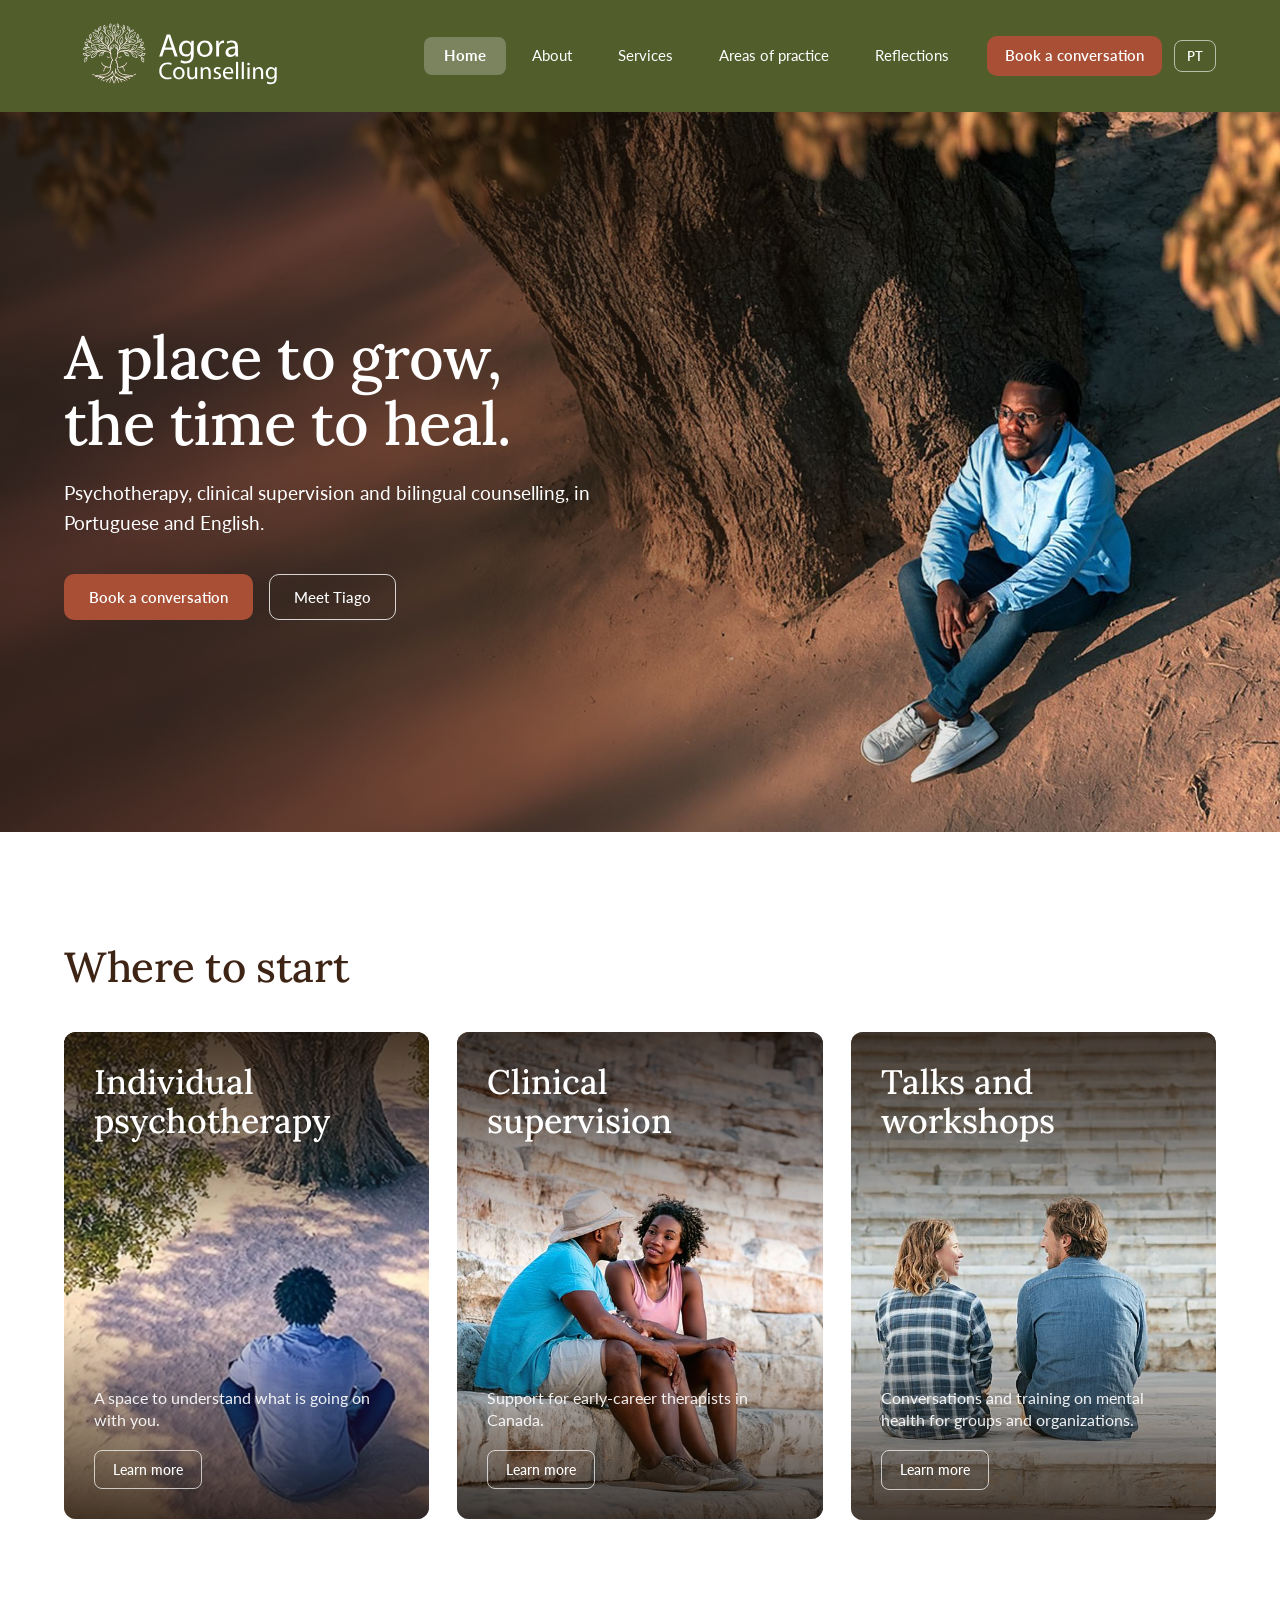
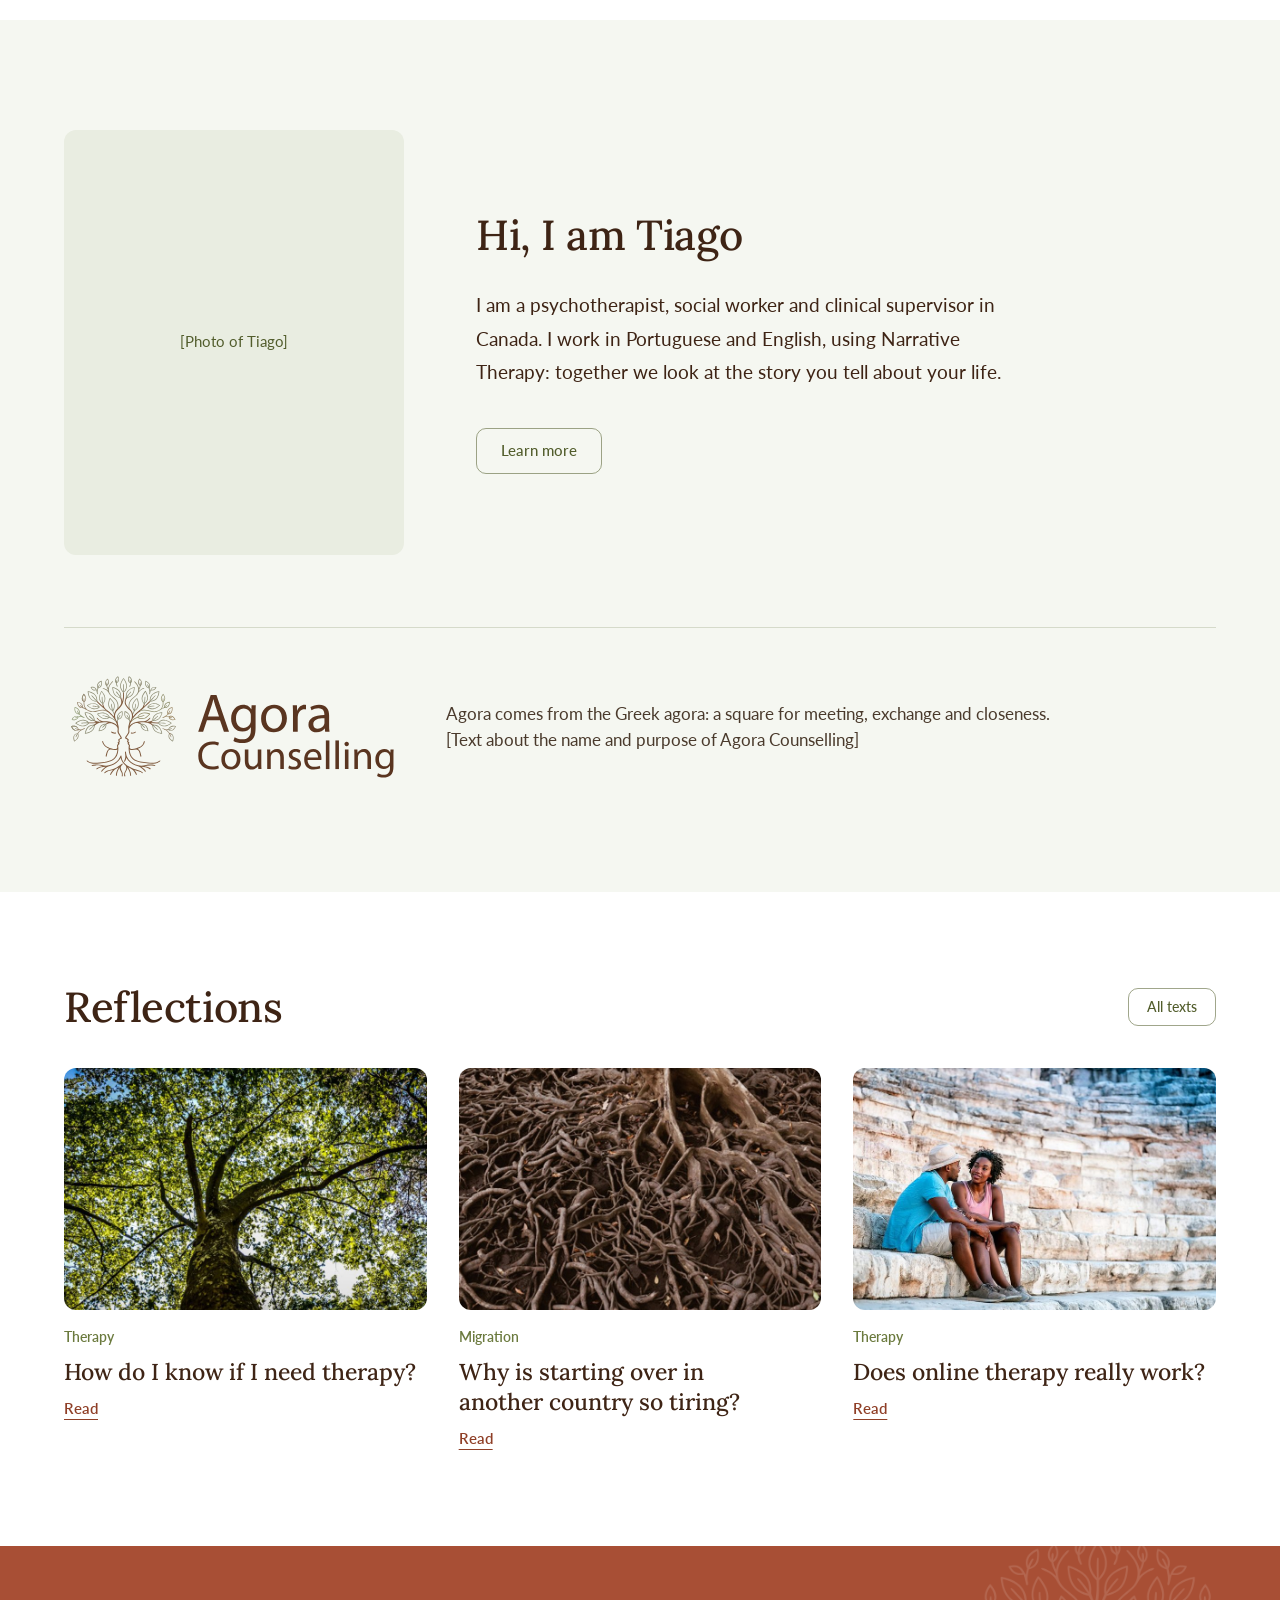
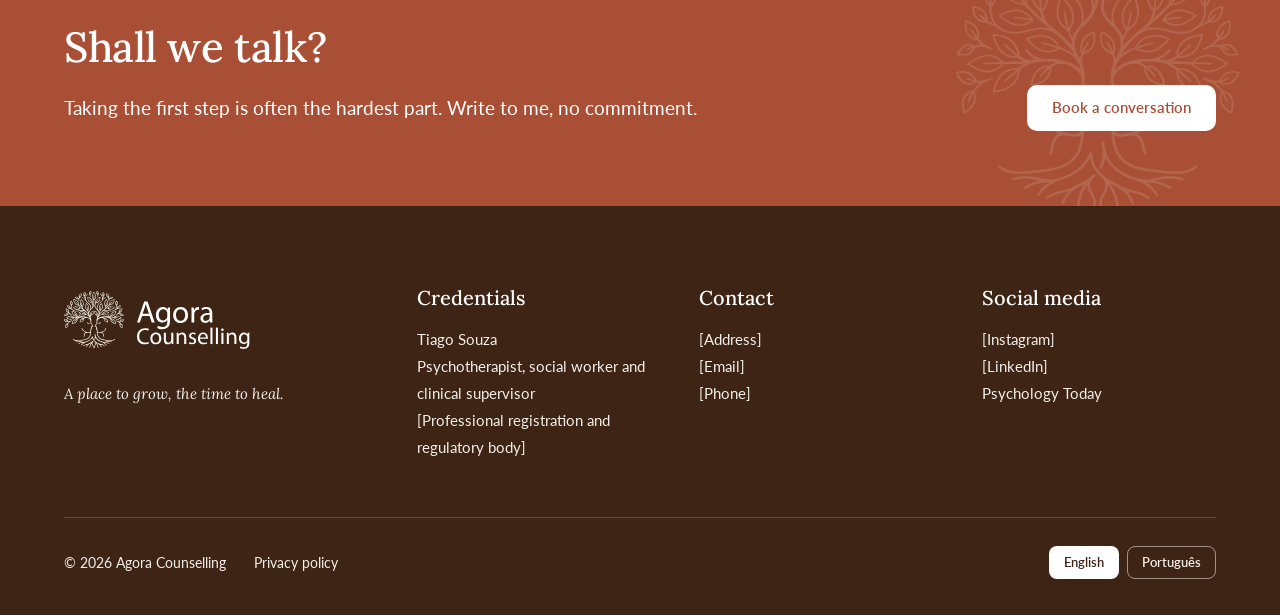
<file: index.html>
<!doctype html>
<html lang="en">
<head>
<meta charset="utf-8">
<meta name="viewport" content="width=device-width, initial-scale=1">
<title>Agora Counselling</title>
<link rel="icon" href="assets/img/favicon.png">
<link rel="preconnect" href="https://fonts.googleapis.com">
<link href="https://fonts.googleapis.com/css2?family=Lato:wght@400;700&family=Lora:ital,wght@0,500;0,600;1,500&display=swap" rel="stylesheet">
<link rel="stylesheet" href="assets/css/style.css">
<link rel="alternate" hreflang="pt-BR" href="pt/index.html">
</head>
<body>
<header class="hd" data-lang="en"><a class="brand" href="index.html" aria-label="Agora Counselling"><img src="assets/img/agora-logo-light.svg" alt="Agora Counselling"></a><button class="nav-toggle" type="button" aria-label="Menu" aria-expanded="false"><span></span></button><nav aria-label="Main"><a class="nl" data-t="home-en" aria-current="page" href="index.html">Home</a><a class="nl" data-t="about-en" href="about.html">About</a><div class="dd"><a class="nl" data-t="services-en" href="services.html">Services</a><div class="dd-m"><a href="services.html#psicoterapia" data-go="psicoterapia">Individual psychotherapy</a><a href="services.html#supervisao" data-go="supervisao">Clinical supervision</a><a href="services.html#palestras" data-go="palestras">Talks and workshops</a></div></div><a class="nl" data-t="areas-en" href="areas.html">Areas of practice</a><a class="nl" data-t="blog-en" href="reflections.html">Reflections</a><a class="btn" href="contact.html">Book a conversation</a><a class="tg" id="tg-en" href="pt/index.html" aria-label="Ver em português">PT</a></nav></header>
<main id="home-en" data-lang="en">
<section class="hero"><div class="hero-bg"><img src="assets/img/hero.jpg" alt="Person sitting in the shade of a large tree, seen from above"></div><div class="hero-in"><div class="hero-txt"><h1>A place to grow,<br>the time to heal.</h1><p>Psychotherapy, clinical supervision and bilingual counselling, in Portuguese and English.</p><div class="hero-cta"><a class="b b-p" href="contact.html">Book a conversation</a><a class="b b-ow" href="about.html">Meet Tiago</a></div></div></div></section>
<section class="ws"><h2>Where to start</h2><div class="ws-g"><article class="ws-c"><a class="ws-card" href="services.html#psicoterapia" data-go="psicoterapia"><img src="assets/img/psychotherapy-person.jpg" alt="Person sitting in the shade of a tree, seen from above" style="object-position:50% 60%"><h3 class="ws-t">Individual psychotherapy</h3><span class="ws-ov"><p>A space to understand what is going on with you.</p><span class="ws-more">Learn more</span></span></a></article><article class="ws-c"><a class="ws-card" href="services.html#supervisao" data-go="supervisao"><img src="assets/img/supervision-steps.jpg" alt="Two people talking on stone steps" style="object-position:12% 50%"><h3 class="ws-t">Clinical supervision</h3><span class="ws-ov"><p>Support for early-career therapists in Canada.</p><span class="ws-more">Learn more</span></span></a></article><article class="ws-c"><a class="ws-card" href="services.html#palestras" data-go="palestras"><img src="assets/img/talks-steps.jpg" alt="Two people talking on the stone steps of an agora" style="object-position:55% 50%"><h3 class="ws-t">Talks and workshops</h3><span class="ws-ov"><p>Conversations and training on mental health for groups and organizations.</p><span class="ws-more">Learn more</span></span></a></article></div></section>
<section class="tg-sec"><div class="tg-in"><div class="tg-photo"><span>[Photo of Tiago]</span></div><div class="tg-txt"><h2>Hi, I am Tiago</h2><p>I am a psychotherapist, social worker and clinical supervisor in Canada. I work in Portuguese and English, using Narrative Therapy: together we look at the story you tell about your life.</p><div class="tg-actions"><a class="b b-o" href="about.html">Learn more</a></div></div><div class="tg-brand"><img src="assets/img/agora-logo-dark.svg" alt="Agora Counselling"><p>Agora comes from the Greek agora: a square for meeting, exchange and closeness. [Text about the name and purpose of Agora Counselling]</p></div></div></section>
<section class="home-bl"><div class="hb-top"><h2>Reflections</h2><a class="b b-o b-s" href="reflections.html">All texts</a></div><div class="bp-g in"><article class="bp"><a class="bp-img" href="reflections.html"><img src="assets/img/reflection-canopy.jpg" alt=""></a><span class="bp-cat">Therapy</span><h3>How do I know if I need therapy?</h3><a class="bp-more" href="reflections.html">Read</a></article><article class="bp"><a class="bp-img" href="reflections.html"><img src="assets/img/reflection-roots.jpg" alt=""></a><span class="bp-cat">Migration</span><h3>Why is starting over in another country so tiring?</h3><a class="bp-more" href="reflections.html">Read</a></article><article class="bp"><a class="bp-img" href="reflections.html"><img src="assets/img/reflection-talk.jpg" alt=""></a><span class="bp-cat">Therapy</span><h3>Does online therapy really work?</h3><a class="bp-more" href="reflections.html">Read</a></article></div></section>
<section class="cta-band"><div class="cta-in"><h2>Shall we talk?</h2><p>Taking the first step is often the hardest part. Write to me, no commitment.</p><a class="b b-w" href="contact.html">Book a conversation</a></div></section>
</main>
<footer class="ft" data-lang="en"><div class="ftw"><div class="ftg"><div class="ft-brand"><img src="assets/img/agora-logo-light.svg" alt="Agora Counselling"><p>A place to grow, the time to heal.</p></div><div><h4>Credentials</h4><p>Tiago Souza<br>Psychotherapist, social worker and clinical supervisor<br>[Professional registration and regulatory body]</p></div><div><h4>Contact</h4><p>[Address]<br>[Email]<br>[Phone]</p></div><div><h4>Social media</h4><p><a href="#">[Instagram]</a><br><a href="#">[LinkedIn]</a><br><a href="#">Psychology Today</a></p></div></div><div class="ftl"><span>© 2026 Agora Counselling</span><a href="privacy.html">Privacy policy</a><span class="lps"><a class="lp" data-to="en" href="index.html" aria-current="true">English</a><a class="lp" data-to="pt" href="pt/index.html">Português</a></span></div></div></footer>
<script src="assets/js/site.js"></script>
</body>
</html>
</file>
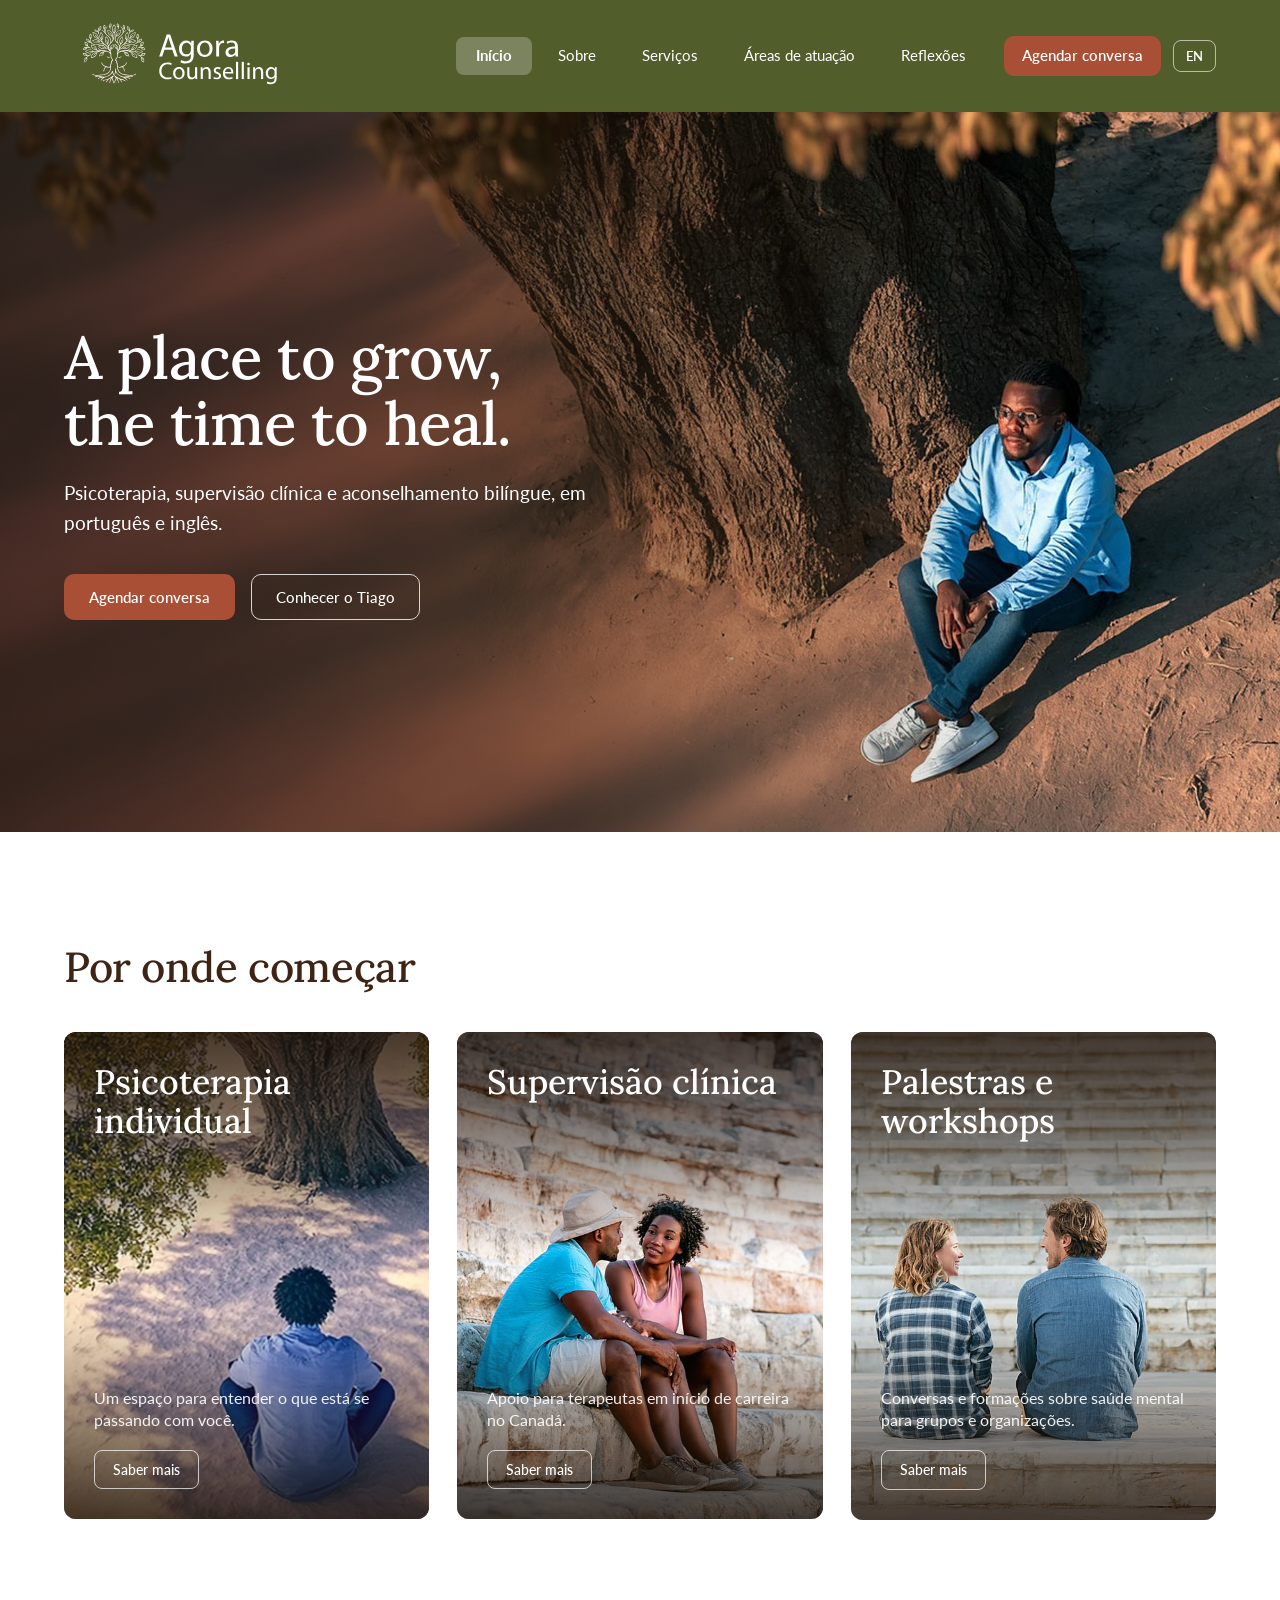
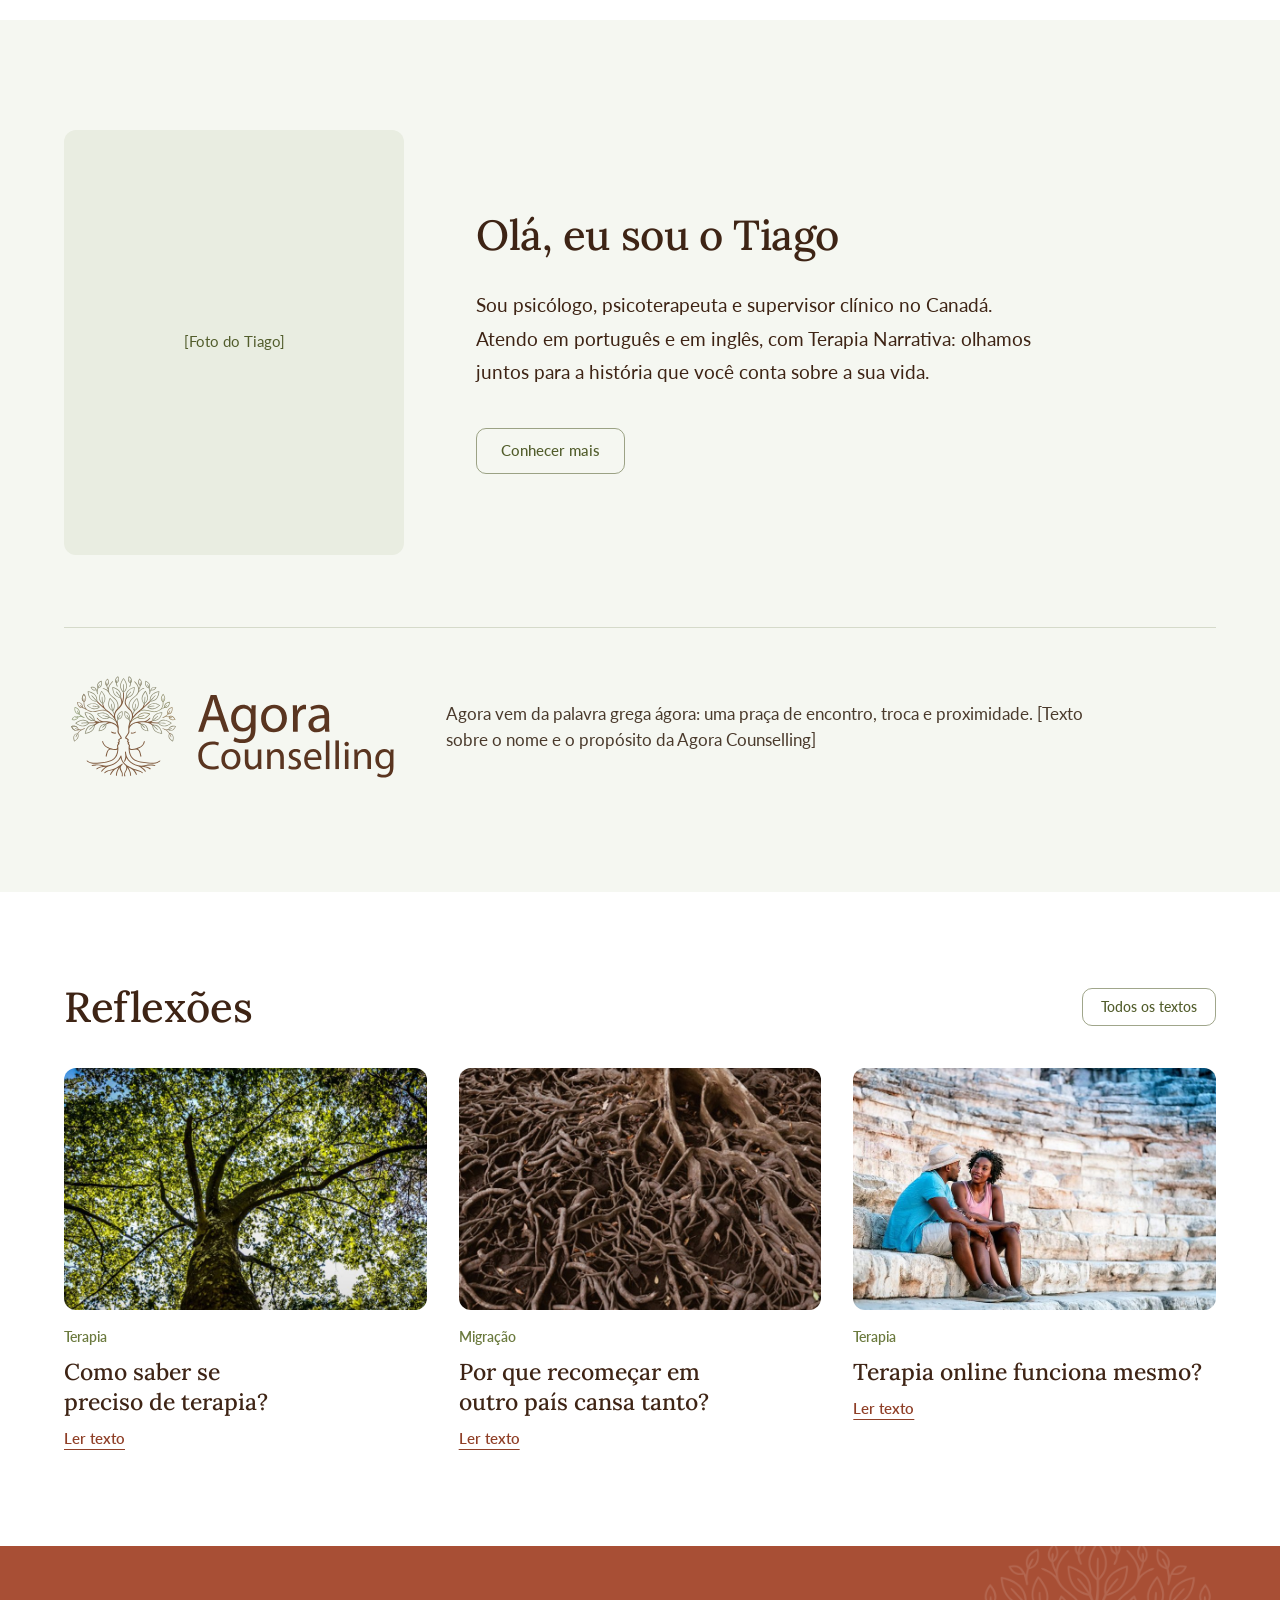
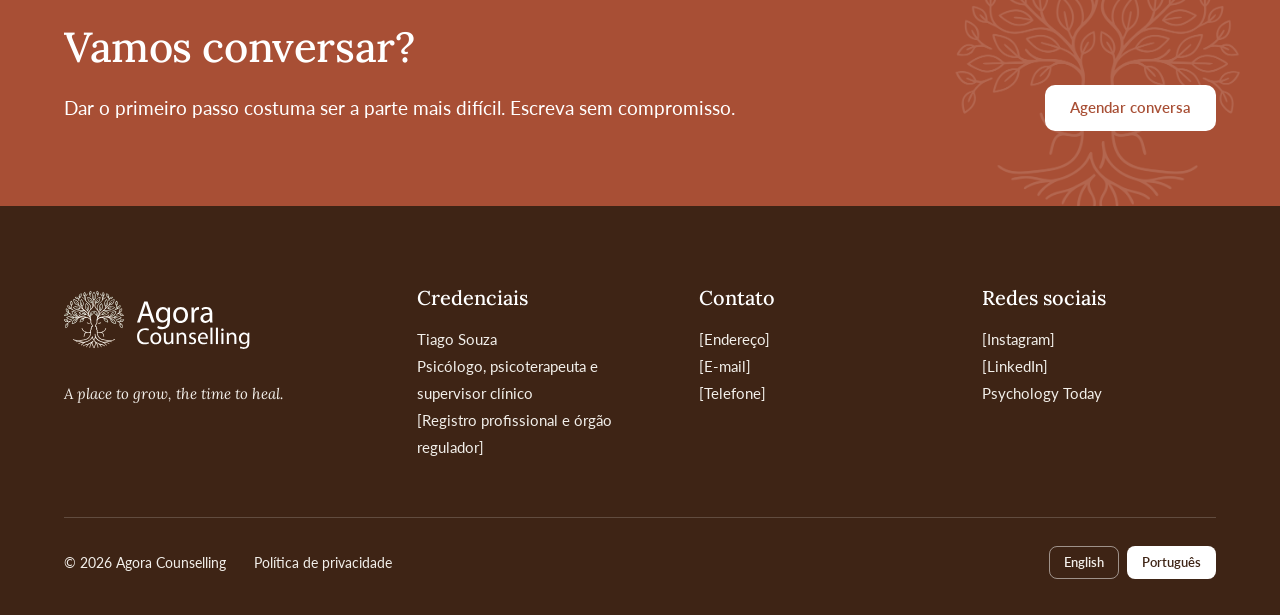
<file: pt/index.html>
<!doctype html>
<html lang="pt-BR">
<head>
<meta charset="utf-8">
<meta name="viewport" content="width=device-width, initial-scale=1">
<title>Agora Counselling</title>
<link rel="icon" href="../assets/img/favicon.png">
<link rel="preconnect" href="https://fonts.googleapis.com">
<link href="https://fonts.googleapis.com/css2?family=Lato:wght@400;700&family=Lora:ital,wght@0,500;0,600;1,500&display=swap" rel="stylesheet">
<link rel="stylesheet" href="../assets/css/style.css">
<link rel="alternate" hreflang="en" href="../index.html">
</head>
<body>
<header class="hd" data-lang="pt"><a class="brand" href="index.html" aria-label="Agora Counselling"><img src="../assets/img/agora-logo-light.svg" alt="Agora Counselling"></a><button class="nav-toggle" type="button" aria-label="Menu" aria-expanded="false"><span></span></button><nav aria-label="Principal"><a class="nl" data-t="inicio" aria-current="page" href="index.html">Início</a><a class="nl" data-t="sobre" href="sobre.html">Sobre</a><div class="dd"><a class="nl" data-t="servicos" href="servicos.html">Serviços</a><div class="dd-m"><a href="servicos.html#psicoterapia" data-go="psicoterapia">Psicoterapia individual</a><a href="servicos.html#supervisao" data-go="supervisao">Supervisão clínica</a><a href="servicos.html#palestras" data-go="palestras">Palestras e workshops</a></div></div><a class="nl" data-t="areas" href="areas.html">Áreas de atuação</a><a class="nl" data-t="blog" href="reflexoes.html">Reflexões</a><a class="btn" href="contato.html">Agendar conversa</a><a class="tg" id="tg-pt" href="../index.html" aria-label="Ver em inglês">EN</a></nav></header>
<main id="inicio" data-lang="pt">
<section class="hero"><div class="hero-bg"><img src="../assets/img/hero.jpg" alt="Pessoa sentada à sombra de uma grande árvore, vista de cima"></div><div class="hero-in"><div class="hero-txt"><h1>A place to grow,<br>the time to heal.</h1><p>Psicoterapia, supervisão clínica e aconselhamento bilíngue, em português e inglês.</p><div class="hero-cta"><a class="b b-p" href="contato.html">Agendar conversa</a><a class="b b-ow" href="sobre.html">Conhecer o Tiago</a></div></div></div></section>
<section class="ws"><h2>Por onde começar</h2><div class="ws-g"><article class="ws-c"><a class="ws-card" href="servicos.html#psicoterapia" data-go="psicoterapia"><img src="../assets/img/psychotherapy-person.jpg" alt="Pessoa sentada à sombra de uma árvore, vista de cima" style="object-position:50% 60%"><h3 class="ws-t">Psicoterapia individual</h3><span class="ws-ov"><p>Um espaço para entender o que está se passando com você.</p><span class="ws-more">Saber mais</span></span></a></article><article class="ws-c"><a class="ws-card" href="servicos.html#supervisao" data-go="supervisao"><img src="../assets/img/supervision-steps.jpg" alt="Duas pessoas conversando nos degraus de pedra" style="object-position:12% 50%"><h3 class="ws-t">Supervisão clínica</h3><span class="ws-ov"><p>Apoio para terapeutas em início de carreira no Canadá.</p><span class="ws-more">Saber mais</span></span></a></article><article class="ws-c"><a class="ws-card" href="servicos.html#palestras" data-go="palestras"><img src="../assets/img/talks-steps.jpg" alt="Duas pessoas conversando nos degraus de pedra de uma ágora" style="object-position:55% 50%"><h3 class="ws-t">Palestras e workshops</h3><span class="ws-ov"><p>Conversas e formações sobre saúde mental para grupos e organizações.</p><span class="ws-more">Saber mais</span></span></a></article></div></section>
<section class="tg-sec"><div class="tg-in"><div class="tg-photo"><span>[Foto do Tiago]</span></div><div class="tg-txt"><h2>Olá, eu sou o Tiago</h2><p>Sou psicólogo, psicoterapeuta e supervisor clínico no Canadá. Atendo em português e em inglês, com Terapia Narrativa: olhamos juntos para a história que você conta sobre a sua vida.</p><div class="tg-actions"><a class="b b-o" href="sobre.html">Conhecer mais</a></div></div><div class="tg-brand"><img src="../assets/img/agora-logo-dark.svg" alt="Agora Counselling"><p>Agora vem da palavra grega ágora: uma praça de encontro, troca e proximidade. [Texto sobre o nome e o propósito da Agora Counselling]</p></div></div></section>
<section class="home-bl"><div class="hb-top"><h2>Reflexões</h2><a class="b b-o b-s" href="reflexoes.html">Todos os textos</a></div><div class="bp-g in"><article class="bp"><a class="bp-img" href="reflexoes.html"><img src="../assets/img/reflection-canopy.jpg" alt=""></a><span class="bp-cat">Terapia</span><h3>Como saber se preciso de terapia?</h3><a class="bp-more" href="reflexoes.html">Ler texto</a></article><article class="bp"><a class="bp-img" href="reflexoes.html"><img src="../assets/img/reflection-roots.jpg" alt=""></a><span class="bp-cat">Migração</span><h3>Por que recomeçar em outro país cansa tanto?</h3><a class="bp-more" href="reflexoes.html">Ler texto</a></article><article class="bp"><a class="bp-img" href="reflexoes.html"><img src="../assets/img/reflection-talk.jpg" alt=""></a><span class="bp-cat">Terapia</span><h3>Terapia online funciona mesmo?</h3><a class="bp-more" href="reflexoes.html">Ler texto</a></article></div></section>
<section class="cta-band"><div class="cta-in"><h2>Vamos conversar?</h2><p>Dar o primeiro passo costuma ser a parte mais difícil. Escreva sem compromisso.</p><a class="b b-w" href="contato.html">Agendar conversa</a></div></section>
</main>
<footer class="ft" data-lang="pt"><div class="ftw"><div class="ftg"><div class="ft-brand"><img src="../assets/img/agora-logo-light.svg" alt="Agora Counselling"><p>A place to grow, the time to heal.</p></div><div><h4>Credenciais</h4><p>Tiago Souza<br>Psicólogo, psicoterapeuta e supervisor clínico<br>[Registro profissional e órgão regulador]</p></div><div><h4>Contato</h4><p>[Endereço]<br>[E-mail]<br>[Telefone]</p></div><div><h4>Redes sociais</h4><p><a href="#">[Instagram]</a><br><a href="#">[LinkedIn]</a><br><a href="#">Psychology Today</a></p></div></div><div class="ftl"><span>© 2026 Agora Counselling</span><a href="privacidade.html">Política de privacidade</a><span class="lps"><a class="lp" data-to="en" href="../index.html">English</a><a class="lp" data-to="pt" href="index.html" aria-current="true">Português</a></span></div></div></footer>
<script src="../assets/js/site.js"></script>
</body>
</html>
</file>
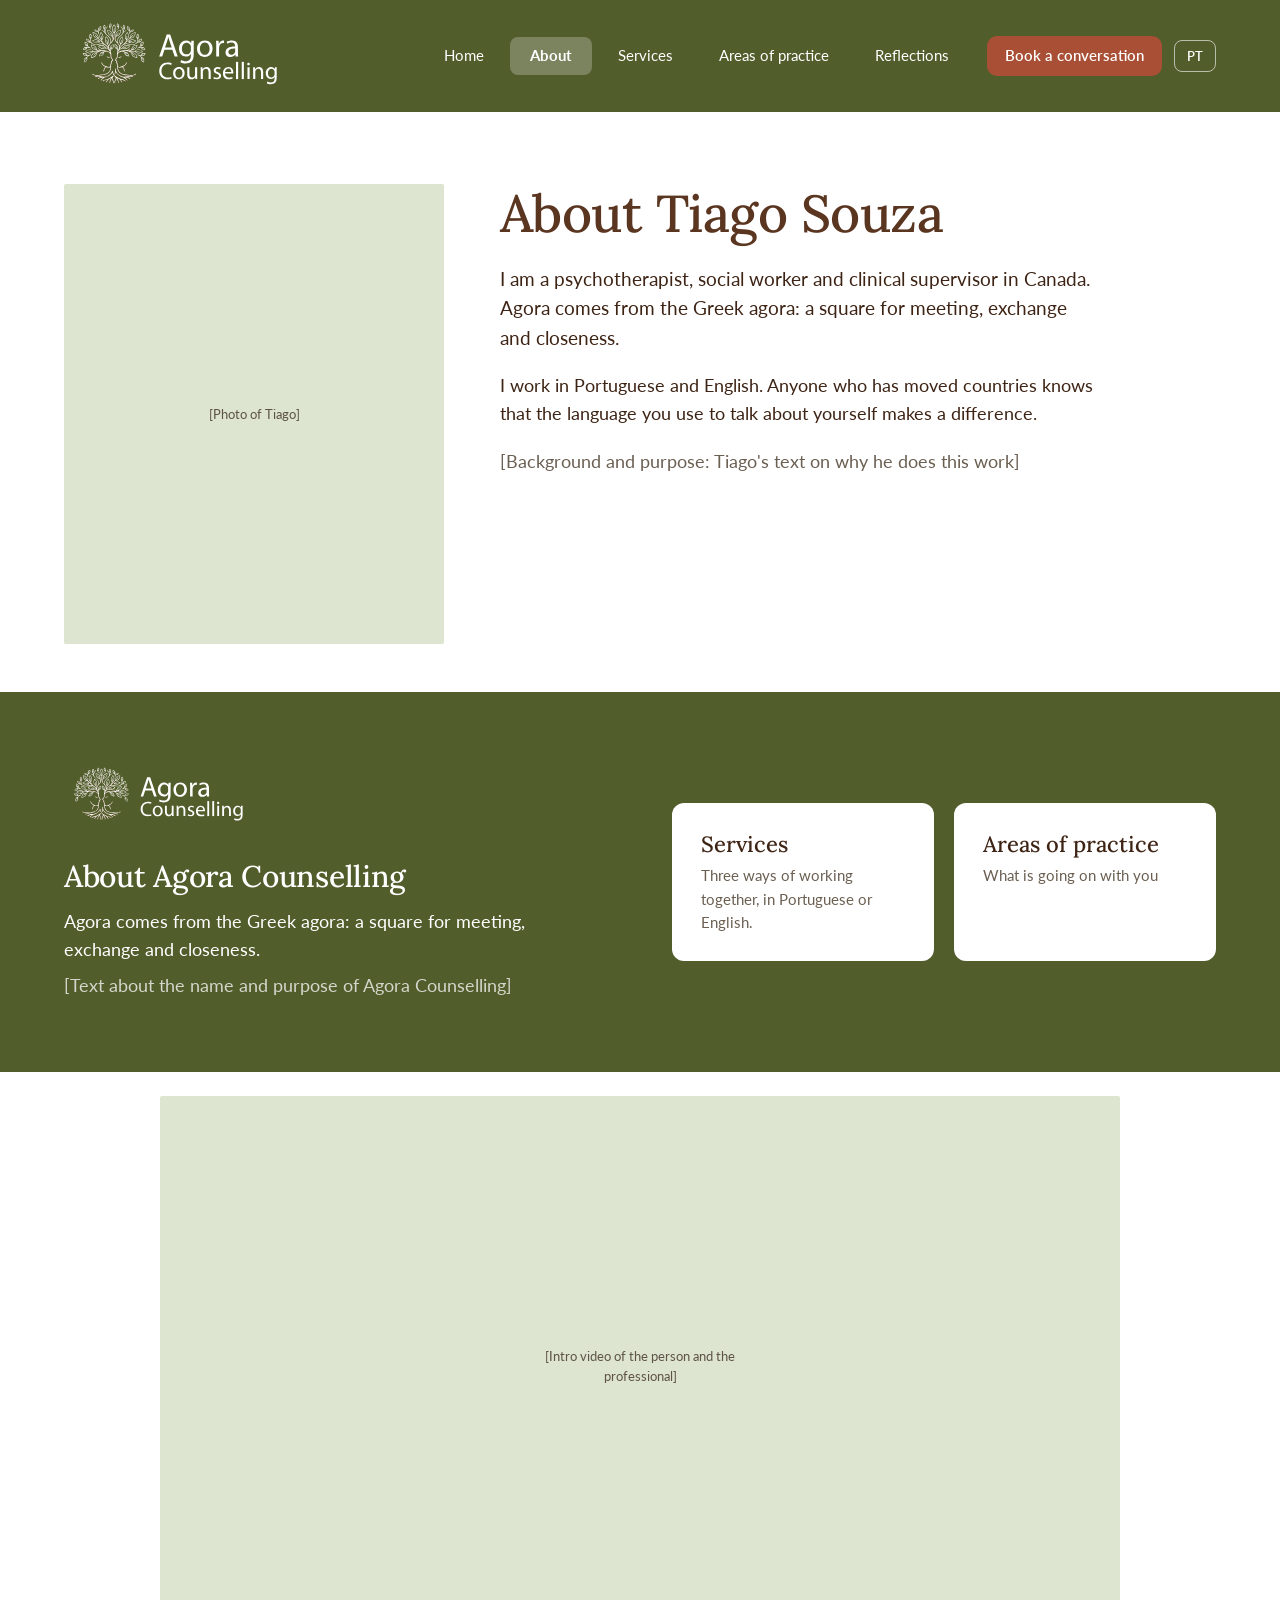
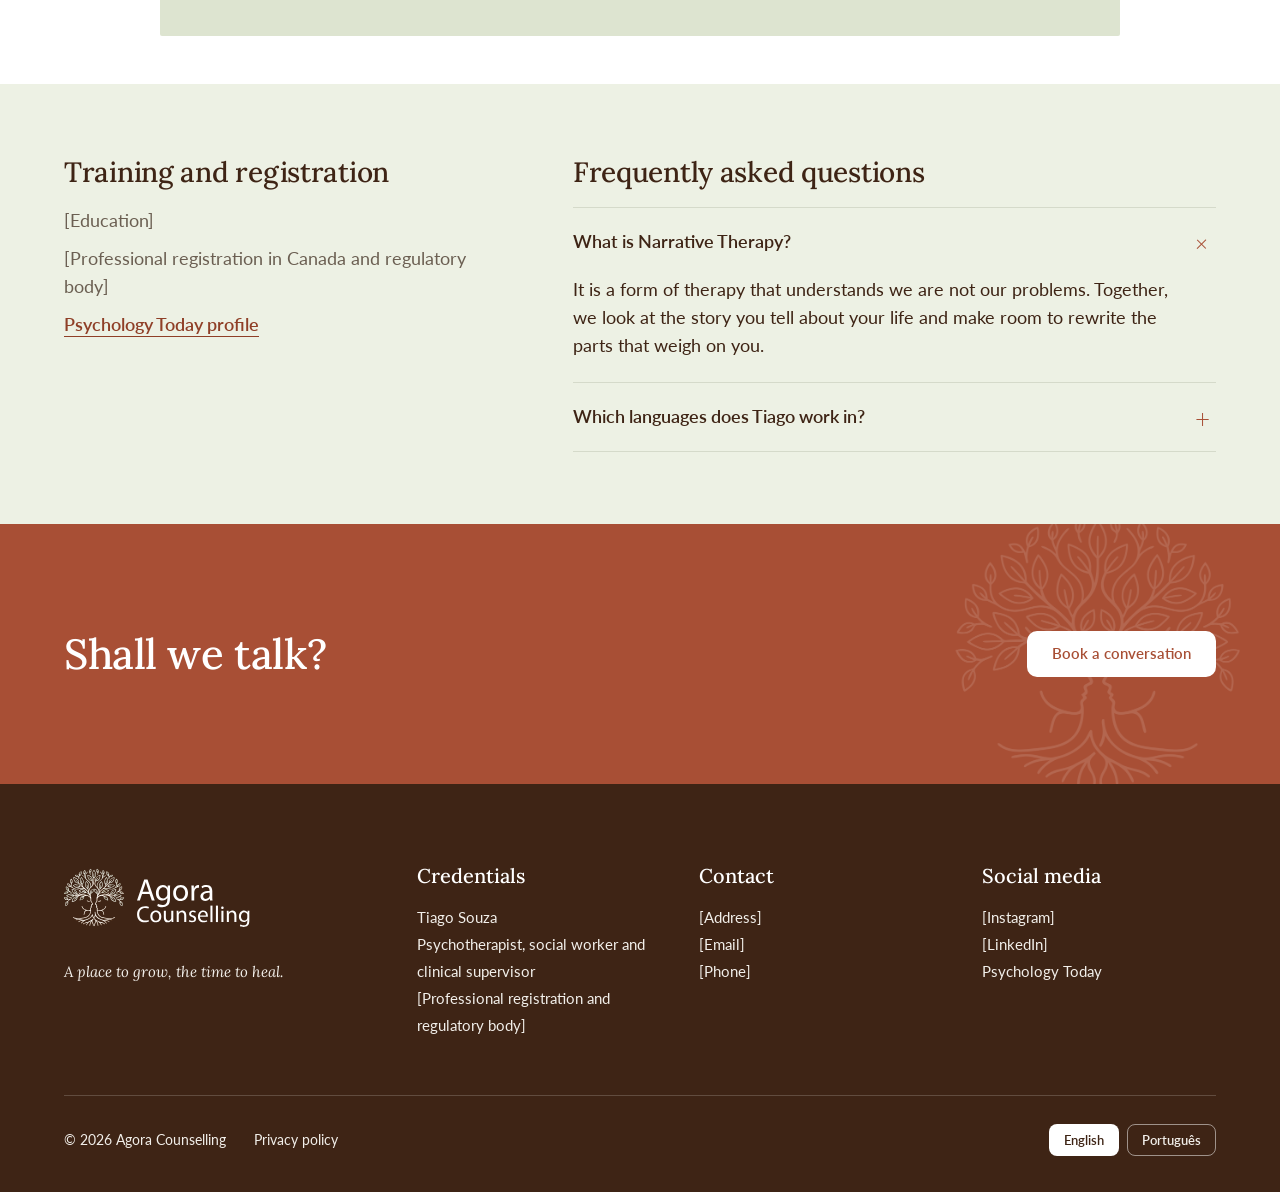
<file: about.html>
<!doctype html>
<html lang="en">
<head>
<meta charset="utf-8">
<meta name="viewport" content="width=device-width, initial-scale=1">
<title>About | Agora Counselling</title>
<link rel="icon" href="assets/img/favicon.png">
<link rel="preconnect" href="https://fonts.googleapis.com">
<link href="https://fonts.googleapis.com/css2?family=Lato:wght@400;700&family=Lora:ital,wght@0,500;0,600;1,500&display=swap" rel="stylesheet">
<link rel="stylesheet" href="assets/css/style.css">
<link rel="alternate" hreflang="pt-BR" href="pt/sobre.html">
</head>
<body>
<header class="hd" data-lang="en"><a class="brand" href="index.html" aria-label="Agora Counselling"><img src="assets/img/agora-logo-light.svg" alt="Agora Counselling"></a><button class="nav-toggle" type="button" aria-label="Menu" aria-expanded="false"><span></span></button><nav aria-label="Main"><a class="nl" data-t="home-en" href="index.html">Home</a><a class="nl" data-t="about-en" aria-current="page" href="about.html">About</a><div class="dd"><a class="nl" data-t="services-en" href="services.html">Services</a><div class="dd-m"><a href="services.html#psicoterapia" data-go="psicoterapia">Individual psychotherapy</a><a href="services.html#supervisao" data-go="supervisao">Clinical supervision</a><a href="services.html#palestras" data-go="palestras">Talks and workshops</a></div></div><a class="nl" data-t="areas-en" href="areas.html">Areas of practice</a><a class="nl" data-t="blog-en" href="reflections.html">Reflections</a><a class="btn" href="contact.html">Book a conversation</a><a class="tg" id="tg-en" href="pt/sobre.html" aria-label="Ver em português">PT</a></nav></header>
<main id="about-en" data-lang="en">
<section style="max-width:1400px;margin:0 auto;padding:72px clamp(20px,5vw,64px) 48px;display:flex;flex-wrap:wrap;gap:56px;align-items:flex-start">
<div class="ph" style="flex:0 1 380px;width:100%;min-height:460px;background:#F5F7F1;border-radius:12px;display:flex;align-items:center;justify-content:center;text-align:center;padding:24px;box-sizing:border-box;color:#6B5F52;font-size:15px">
<span>[Photo of Tiago]</span>
</div>
<div style="flex:1 1 440px;display:flex;flex-direction:column;gap:20px">
<h1 style="margin:0;font-family:Lora,Georgia,serif;font-weight:500;font-size:clamp(36px,5vw,52px);line-height:1.15;color:#5A3520">About Tiago Souza</h1>
<p style="margin:0;max-width:600px;font-size:19px">I am a psychotherapist, social worker and clinical supervisor in Canada. Agora comes from the Greek agora: a square for meeting, exchange and closeness.</p>
<p style="margin:0;max-width:600px">I work in Portuguese and English. Anyone who has moved countries knows that the language you use to talk about yourself makes a difference.</p>
<p style="margin:0;max-width:600px;color:#6B5F52">[Background and purpose: Tiago's text on why he does this work]</p>
</div>
</section>
<section class="ab-agora"><div><img class="ab-logo" src="assets/img/agora-logo-light.svg" alt="Agora Counselling"><h2>About Agora Counselling</h2><p>Agora comes from the Greek agora: a square for meeting, exchange and closeness.</p><p class="ph-note">[Text about the name and purpose of Agora Counselling]</p></div><div class="ab-links"><a class="ab-link" href="services.html"><strong>Services</strong><span>Three ways of working together, in Portuguese or English.</span></a><a class="ab-link" href="areas.html"><strong>Areas of practice</strong><span>What is going on with you</span></a></div></section>

<section style="max-width:1400px;margin:0 auto;padding:24px clamp(20px,5vw,64px) 48px">
<div class="ph" style="aspect-ratio:16/9;max-width:960px;margin:0 auto;background:#F5F7F1;border-radius:12px;display:flex;align-items:center;justify-content:center;text-align:center;padding:24px;box-sizing:border-box;color:#6B5F52;font-size:15px">
<span>[Intro video of the person and the professional]</span>
</div>
</section>

<section class="ab-info"><div class="ab-tr"><h2>Training and registration</h2><p>[Education]</p><p>[Professional registration in Canada and regulatory body]</p><a class="ar-l" href="#">Psychology Today profile</a></div><div class="ab-fq"><h2>Frequently asked questions</h2><details class="fq" open><summary>What is Narrative Therapy?</summary><p>It is a form of therapy that understands we are not our problems. Together, we look at the story you tell about your life and make room to rewrite the parts that weigh on you.</p></details><details class="fq"><summary>Which languages does Tiago work in?</summary><p>Portuguese and English, in person or online. You choose the language in which you feel most comfortable talking about yourself.</p></details></div></section>

<section class="cta-band"><div class="cta-in"><h2>Shall we talk?</h2><a class="b b-w" href="contact.html">Book a conversation</a></div></section>
</main>
<footer class="ft" data-lang="en"><div class="ftw"><div class="ftg"><div class="ft-brand"><img src="assets/img/agora-logo-light.svg" alt="Agora Counselling"><p>A place to grow, the time to heal.</p></div><div><h4>Credentials</h4><p>Tiago Souza<br>Psychotherapist, social worker and clinical supervisor<br>[Professional registration and regulatory body]</p></div><div><h4>Contact</h4><p>[Address]<br>[Email]<br>[Phone]</p></div><div><h4>Social media</h4><p><a href="#">[Instagram]</a><br><a href="#">[LinkedIn]</a><br><a href="#">Psychology Today</a></p></div></div><div class="ftl"><span>© 2026 Agora Counselling</span><a href="privacy.html">Privacy policy</a><span class="lps"><a class="lp" data-to="en" href="about.html" aria-current="true">English</a><a class="lp" data-to="pt" href="pt/sobre.html">Português</a></span></div></div></footer>
<script src="assets/js/site.js"></script>
</body>
</html>
</file>
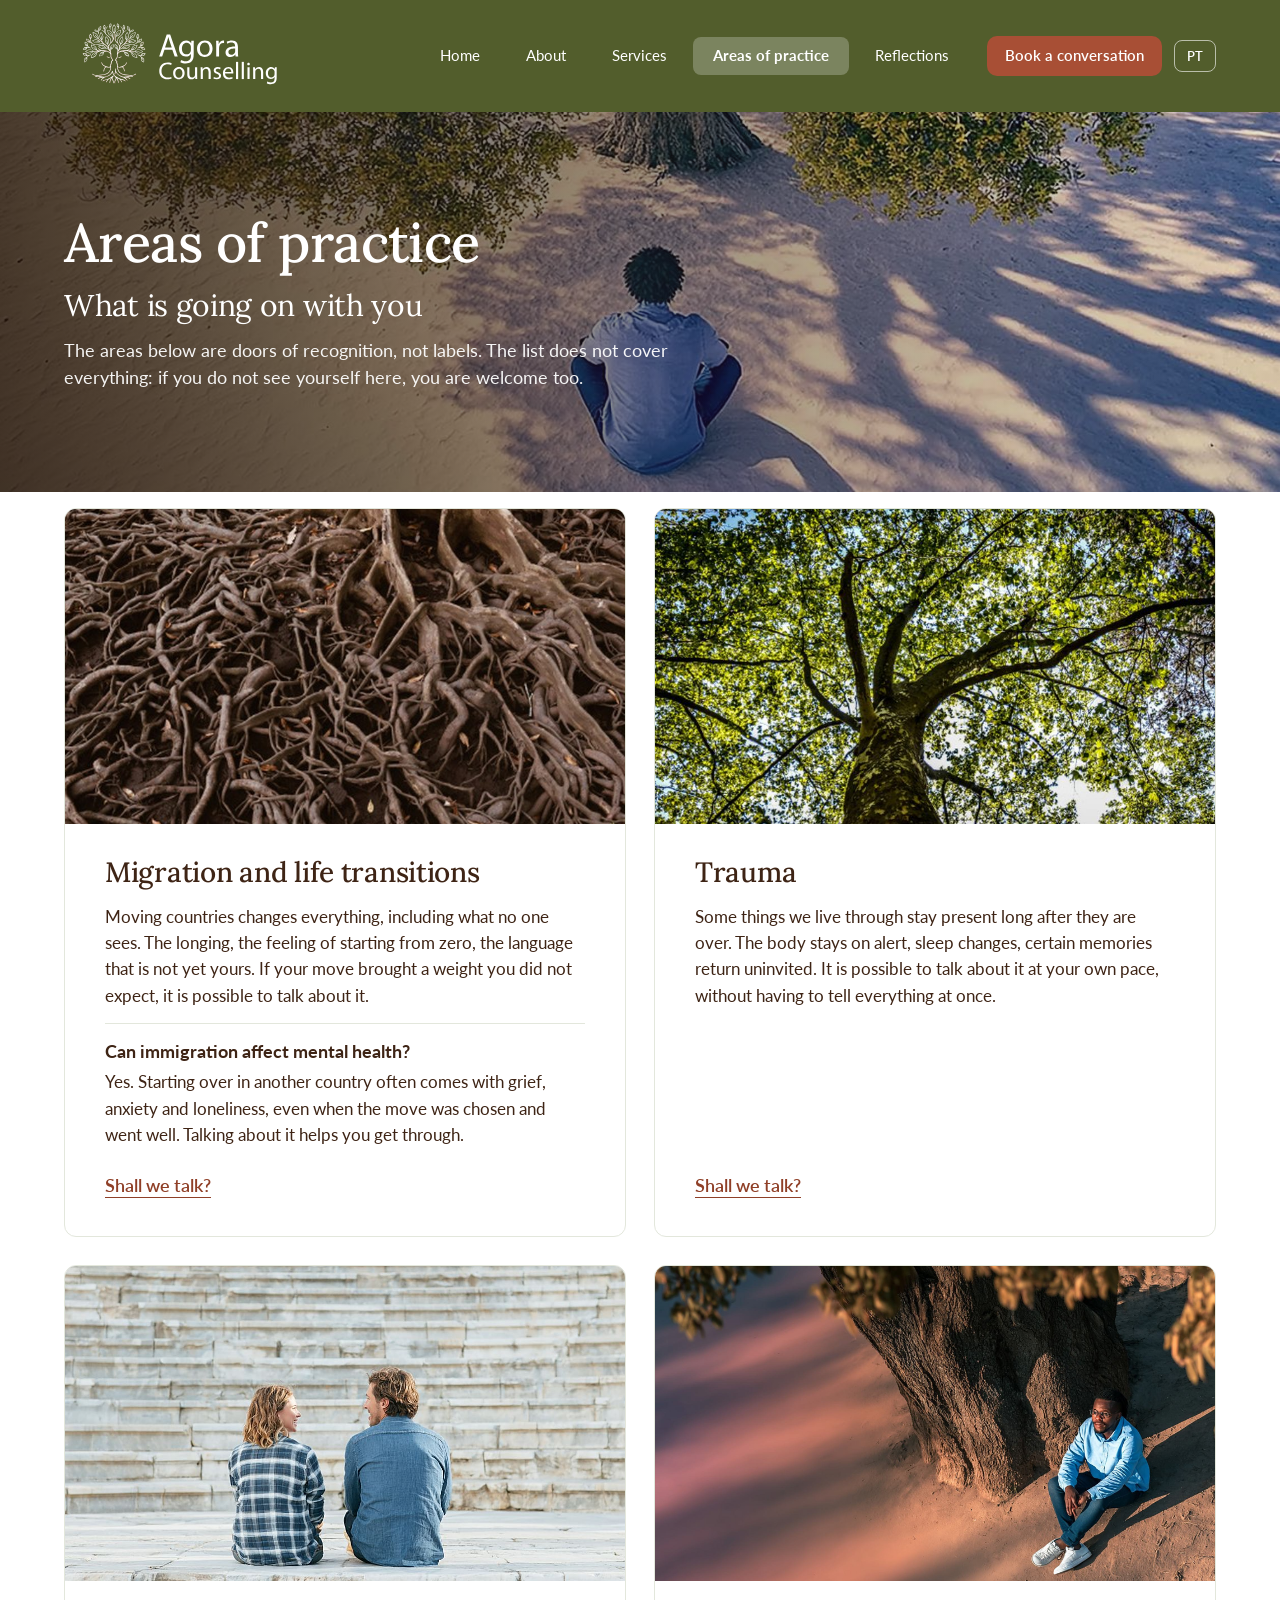
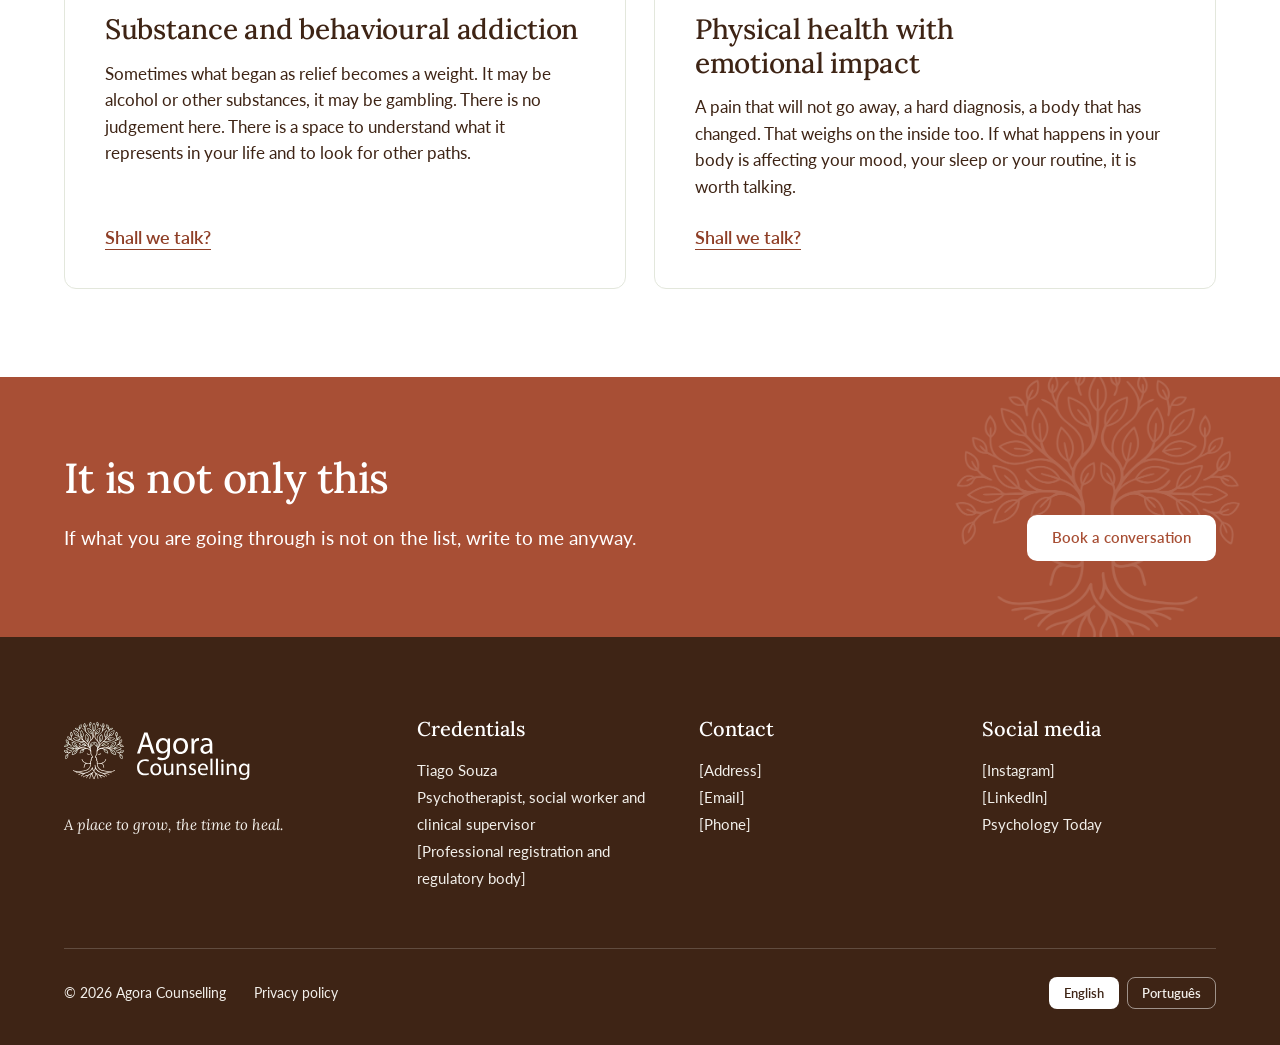
<file: areas.html>
<!doctype html>
<html lang="en">
<head>
<meta charset="utf-8">
<meta name="viewport" content="width=device-width, initial-scale=1">
<title>Areas of practice | Agora Counselling</title>
<link rel="icon" href="assets/img/favicon.png">
<link rel="preconnect" href="https://fonts.googleapis.com">
<link href="https://fonts.googleapis.com/css2?family=Lato:wght@400;700&family=Lora:ital,wght@0,500;0,600;1,500&display=swap" rel="stylesheet">
<link rel="stylesheet" href="assets/css/style.css">
<link rel="alternate" hreflang="pt-BR" href="pt/areas.html">
</head>
<body>
<header class="hd" data-lang="en"><a class="brand" href="index.html" aria-label="Agora Counselling"><img src="assets/img/agora-logo-light.svg" alt="Agora Counselling"></a><button class="nav-toggle" type="button" aria-label="Menu" aria-expanded="false"><span></span></button><nav aria-label="Main"><a class="nl" data-t="home-en" href="index.html">Home</a><a class="nl" data-t="about-en" href="about.html">About</a><div class="dd"><a class="nl" data-t="services-en" href="services.html">Services</a><div class="dd-m"><a href="services.html#psicoterapia" data-go="psicoterapia">Individual psychotherapy</a><a href="services.html#supervisao" data-go="supervisao">Clinical supervision</a><a href="services.html#palestras" data-go="palestras">Talks and workshops</a></div></div><a class="nl" data-t="areas-en" aria-current="page" href="areas.html">Areas of practice</a><a class="nl" data-t="blog-en" href="reflections.html">Reflections</a><a class="btn" href="contact.html">Book a conversation</a><a class="tg" id="tg-en" href="pt/areas.html" aria-label="Ver em português">PT</a></nav></header>
<main id="areas-en" data-lang="en">
<section class="ph-hero"><img src="assets/img/psychotherapy-tree.jpg" alt="Person sitting in the shade of a large tree, seen from above" style="object-position:50% 100%"><div class="ph-hero-in"><div class="ph-txt"><h1>Areas of practice</h1><h2 class="ph-kick">What is going on with you</h2><p>The areas below are doors of recognition, not labels. The list does not cover everything: if you do not see yourself here, you are welcome too.</p></div></div></section><section class="ar-g"><article id="migracao" class="ar-c"><div class="ar-img"><img src="assets/img/reflection-roots.jpg" alt="" style="object-position:50% 50%"></div><div class="ar-body"><h2>Migration and life transitions</h2><p>Moving countries changes everything, including what no one sees. The longing, the feeling of starting from zero, the language that is not yet yours. If your move brought a weight you did not expect, it is possible to talk about it.</p><div class="ar-q"><h3>Can immigration affect mental health?</h3><p>Yes. Starting over in another country often comes with grief, anxiety and loneliness, even when the move was chosen and went well. Talking about it helps you get through.</p></div><a class="ar-l" href="contact.html">Shall we talk?</a></div></article><article id="traumas" class="ar-c"><div class="ar-img"><img src="assets/img/reflection-canopy.jpg" alt="" style="object-position:50% 50%"></div><div class="ar-body"><h2>Trauma</h2><p>Some things we live through stay present long after they are over. The body stays on alert, sleep changes, certain memories return uninvited. It is possible to talk about it at your own pace, without having to tell everything at once.</p><a class="ar-l" href="contact.html">Shall we talk?</a></div></article><article id="dependencia" class="ar-c"><div class="ar-img"><img src="assets/img/talks-steps.jpg" alt="" style="object-position:50% 40%"></div><div class="ar-body"><h2>Substance and behavioural addiction</h2><p>Sometimes what began as relief becomes a weight. It may be alcohol or other substances, it may be gambling. There is no judgement here. There is a space to understand what it represents in your life and to look for other paths.</p><a class="ar-l" href="contact.html">Shall we talk?</a></div></article><article id="saude-fisica" class="ar-c"><div class="ar-img"><img src="assets/img/hero.jpg" alt="" style="object-position:78% 60%"></div><div class="ar-body"><h2>Physical health with emotional impact</h2><p>A pain that will not go away, a hard diagnosis, a body that has changed. That weighs on the inside too. If what happens in your body is affecting your mood, your sleep or your routine, it is worth talking.</p><a class="ar-l" href="contact.html">Shall we talk?</a></div></article></section>
<section class="cta-band"><div class="cta-in"><h2>It is not only this</h2><p>If what you are going through is not on the list, write to me anyway.</p><a class="b b-w" href="contact.html">Book a conversation</a></div></section>
</main>
<footer class="ft" data-lang="en"><div class="ftw"><div class="ftg"><div class="ft-brand"><img src="assets/img/agora-logo-light.svg" alt="Agora Counselling"><p>A place to grow, the time to heal.</p></div><div><h4>Credentials</h4><p>Tiago Souza<br>Psychotherapist, social worker and clinical supervisor<br>[Professional registration and regulatory body]</p></div><div><h4>Contact</h4><p>[Address]<br>[Email]<br>[Phone]</p></div><div><h4>Social media</h4><p><a href="#">[Instagram]</a><br><a href="#">[LinkedIn]</a><br><a href="#">Psychology Today</a></p></div></div><div class="ftl"><span>© 2026 Agora Counselling</span><a href="privacy.html">Privacy policy</a><span class="lps"><a class="lp" data-to="en" href="areas.html" aria-current="true">English</a><a class="lp" data-to="pt" href="pt/areas.html">Português</a></span></div></div></footer>
<script src="assets/js/site.js"></script>
</body>
</html>
</file>
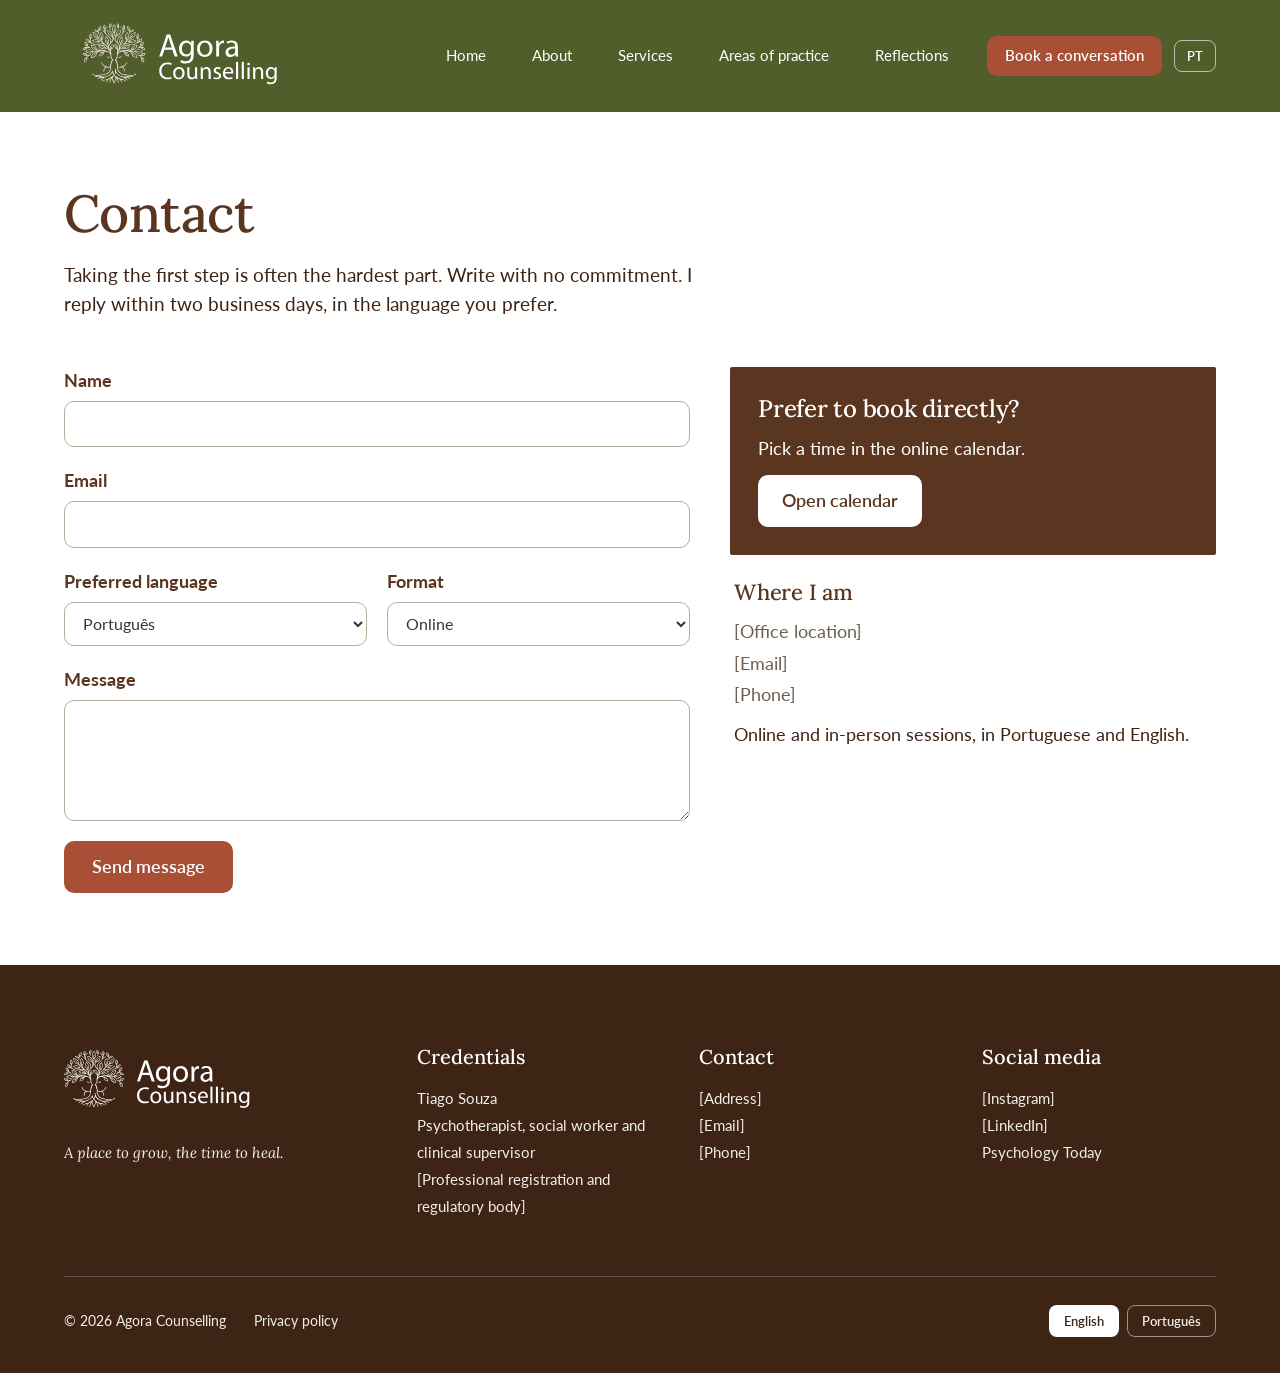
<file: contact.html>
<!doctype html>
<html lang="en">
<head>
<meta charset="utf-8">
<meta name="viewport" content="width=device-width, initial-scale=1">
<title>Contact | Agora Counselling</title>
<link rel="icon" href="assets/img/favicon.png">
<link rel="preconnect" href="https://fonts.googleapis.com">
<link href="https://fonts.googleapis.com/css2?family=Lato:wght@400;700&family=Lora:ital,wght@0,500;0,600;1,500&display=swap" rel="stylesheet">
<link rel="stylesheet" href="assets/css/style.css">
<link rel="alternate" hreflang="pt-BR" href="pt/contato.html">
</head>
<body>
<header class="hd" data-lang="en"><a class="brand" href="index.html" aria-label="Agora Counselling"><img src="assets/img/agora-logo-light.svg" alt="Agora Counselling"></a><button class="nav-toggle" type="button" aria-label="Menu" aria-expanded="false"><span></span></button><nav aria-label="Main"><a class="nl" data-t="home-en" href="index.html">Home</a><a class="nl" data-t="about-en" href="about.html">About</a><div class="dd"><a class="nl" data-t="services-en" href="services.html">Services</a><div class="dd-m"><a href="services.html#psicoterapia" data-go="psicoterapia">Individual psychotherapy</a><a href="services.html#supervisao" data-go="supervisao">Clinical supervision</a><a href="services.html#palestras" data-go="palestras">Talks and workshops</a></div></div><a class="nl" data-t="areas-en" href="areas.html">Areas of practice</a><a class="nl" data-t="blog-en" href="reflections.html">Reflections</a><a class="btn" href="contact.html">Book a conversation</a><a class="tg" id="tg-en" href="pt/contato.html" aria-label="Ver em português">PT</a></nav></header>
<main id="contact-en" data-lang="en">
<section style="max-width:1400px;margin:0 auto;padding:72px clamp(20px,5vw,64px) 32px;display:flex;flex-direction:column;gap:16px">
<h1 style="margin:0;font-family:Lora,Georgia,serif;font-weight:500;font-size:clamp(36px,5vw,52px);line-height:1.15;color:#5A3520">Contact</h1>
<p style="margin:0;max-width:640px;font-size:19px">Taking the first step is often the hardest part. Write with no commitment. I reply within two business days, in the language you prefer.</p>
</section>

<section style="max-width:1400px;margin:0 auto;padding:16px clamp(20px,5vw,64px) 72px;display:flex;flex-wrap:wrap;gap:40px;align-items:flex-start">
<form style="flex:1 1 440px;display:flex;flex-direction:column;gap:20px;padding:36px;background:#F5F7F1;border-radius:8px;box-sizing:border-box">
<div style="display:flex;flex-direction:column;gap:6px">
<label for="nome" style="font-weight:700;color:#5A3520">Name</label>
<input id="nome" type="text" style="min-height:44px;padding:10px 14px;border:1px solid #B8AC9C;border-radius:4px;background:#FFFFFF;font:inherit;font-size:16px;color:#3A3530;box-sizing:border-box;width:100%">
</div>
<div style="display:flex;flex-direction:column;gap:6px">
<label for="email" style="font-weight:700;color:#5A3520">Email</label>
<input id="email" type="email" style="min-height:44px;padding:10px 14px;border:1px solid #B8AC9C;border-radius:4px;background:#FFFFFF;font:inherit;font-size:16px;color:#3A3530;box-sizing:border-box;width:100%">
</div>
<div style="display:flex;flex-wrap:wrap;gap:20px">
<div style="flex:1 1 180px;display:flex;flex-direction:column;gap:6px">
<label for="idioma" style="font-weight:700;color:#5A3520">Preferred language</label>
<select id="idioma" style="min-height:44px;padding:10px 14px;border:1px solid #B8AC9C;border-radius:4px;background:#FFFFFF;font:inherit;font-size:16px;color:#3A3530;box-sizing:border-box;width:100%">
<option>Português</option>
<option>English</option>
</select>
</div>
<div style="flex:1 1 180px;display:flex;flex-direction:column;gap:6px">
<label for="modalidade" style="font-weight:700;color:#5A3520">Format</label>
<select id="modalidade" style="min-height:44px;padding:10px 14px;border:1px solid #B8AC9C;border-radius:4px;background:#FFFFFF;font:inherit;font-size:16px;color:#3A3530;box-sizing:border-box;width:100%">
<option>Online</option>
<option>In person</option>
</select>
</div>
</div>
<div style="display:flex;flex-direction:column;gap:6px">
<label for="mensagem" style="font-weight:700;color:#5A3520">Message</label>
<textarea id="mensagem" rows="4" style="padding:10px 14px;border:1px solid #B8AC9C;border-radius:4px;background:#FFFFFF;font:inherit;font-size:16px;color:#3A3530;box-sizing:border-box;width:100%;resize:vertical"></textarea>
</div>
<button type="button" style="align-self:flex-start;min-height:44px;padding:12px 28px;border:0;border-radius:4px;background:#A84F35;color:#FFFFFF;font:inherit;font-weight:700;cursor:pointer">Send message</button>
</form>

<aside style="flex:1 1 300px;display:flex;flex-direction:column;gap:24px">
<div style="display:flex;flex-direction:column;gap:12px;padding:28px;background:#5A3520;color:#FFFFFF;border-radius:8px">
<h2 style="margin:0;font-family:Lora,Georgia,serif;font-weight:500;font-size:24px">Prefer to book directly?</h2>
<p style="margin:0">Pick a time in the online calendar.</p>
<a href="#" style="display:inline-block;align-self:flex-start;padding:12px 24px;min-height:44px;box-sizing:border-box;background:#FFFFFF;color:#5A3520;font-weight:700;border-radius:4px">Open calendar</a>
</div>
<div style="display:flex;flex-direction:column;gap:4px;padding:0 4px">
<h2 style="margin:0 0 8px;font-family:Lora,Georgia,serif;font-weight:500;font-size:22px;color:#5A3520">Where I am</h2>
<span style="color:#6B5F52">[Office location]</span>
<span style="color:#6B5F52">[Email]</span>
<span style="color:#6B5F52">[Phone]</span>
<span style="padding-top:8px">Online and in-person sessions, in Portuguese and English.</span>
</div>
</aside>
</section>
</main>
<footer class="ft" data-lang="en"><div class="ftw"><div class="ftg"><div class="ft-brand"><img src="assets/img/agora-logo-light.svg" alt="Agora Counselling"><p>A place to grow, the time to heal.</p></div><div><h4>Credentials</h4><p>Tiago Souza<br>Psychotherapist, social worker and clinical supervisor<br>[Professional registration and regulatory body]</p></div><div><h4>Contact</h4><p>[Address]<br>[Email]<br>[Phone]</p></div><div><h4>Social media</h4><p><a href="#">[Instagram]</a><br><a href="#">[LinkedIn]</a><br><a href="#">Psychology Today</a></p></div></div><div class="ftl"><span>© 2026 Agora Counselling</span><a href="privacy.html">Privacy policy</a><span class="lps"><a class="lp" data-to="en" href="contact.html" aria-current="true">English</a><a class="lp" data-to="pt" href="pt/contato.html">Português</a></span></div></div></footer>
<script src="assets/js/site.js"></script>
</body>
</html>
</file>
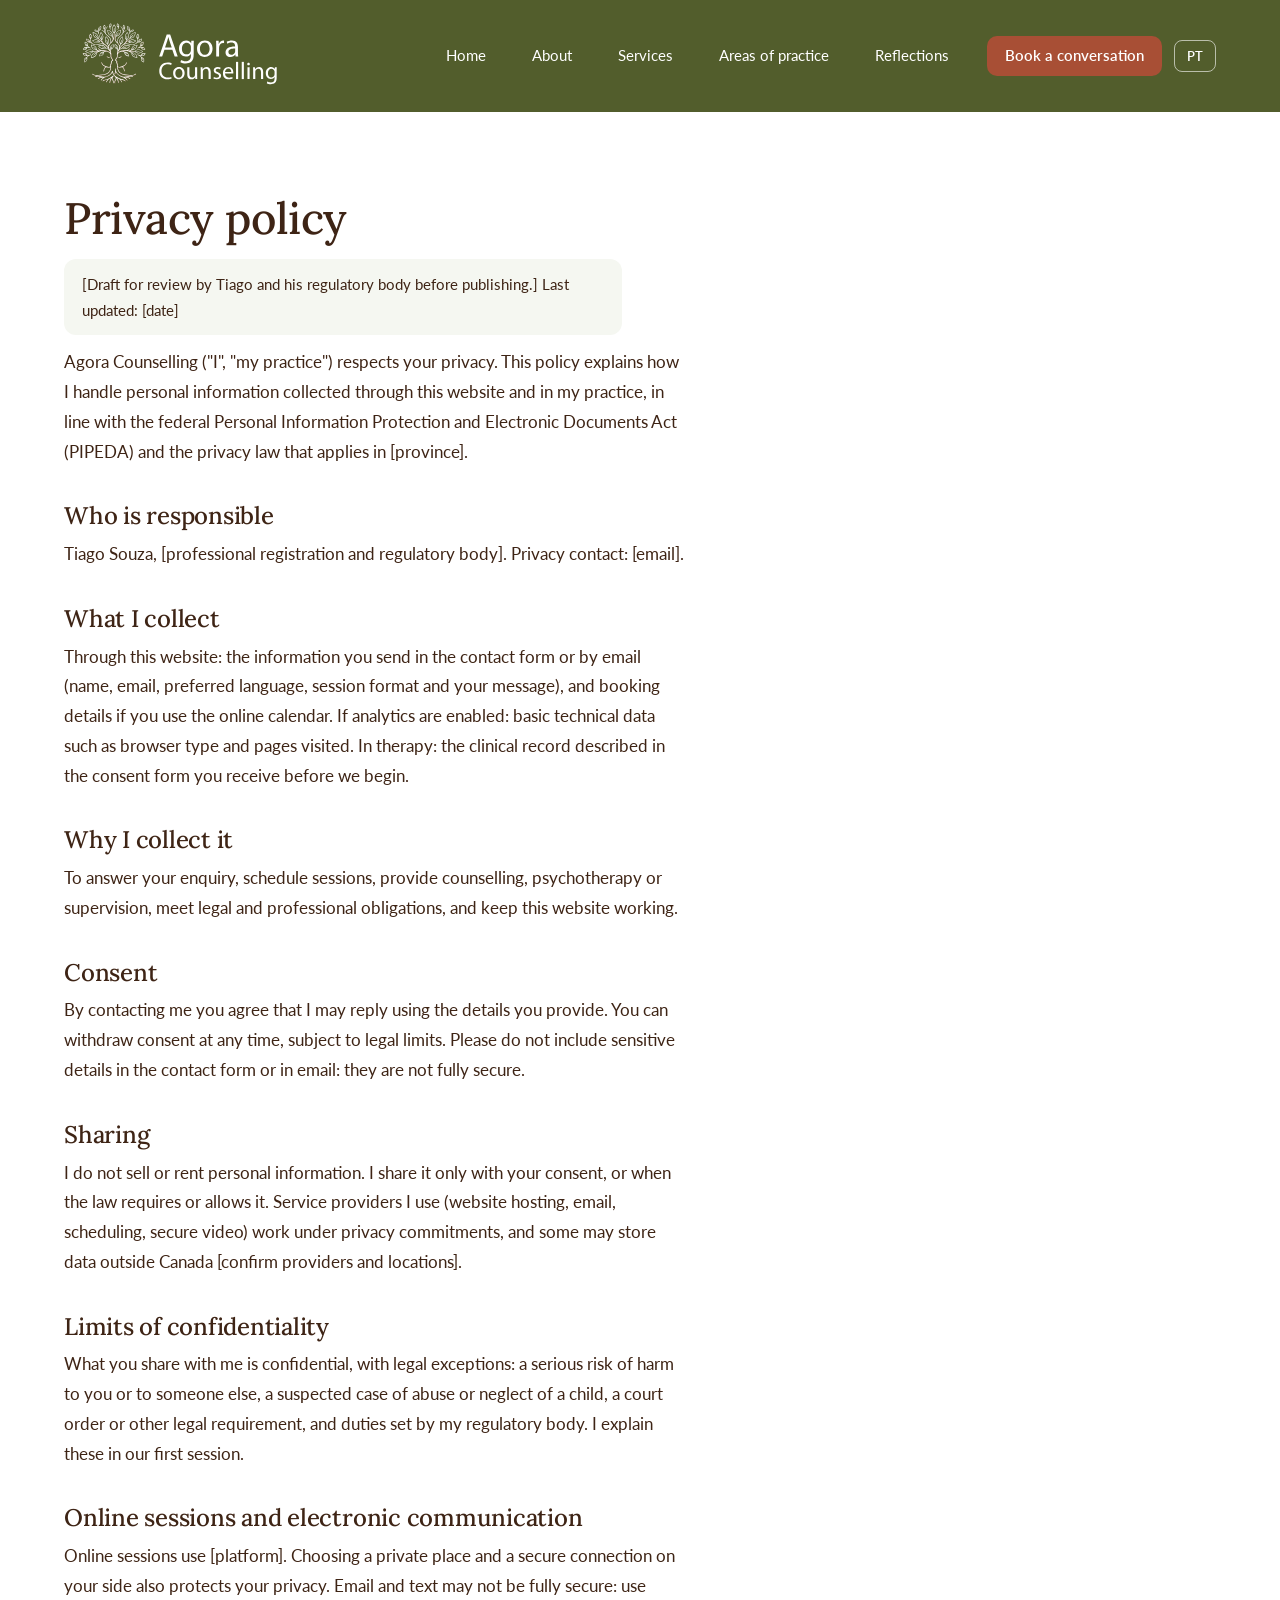
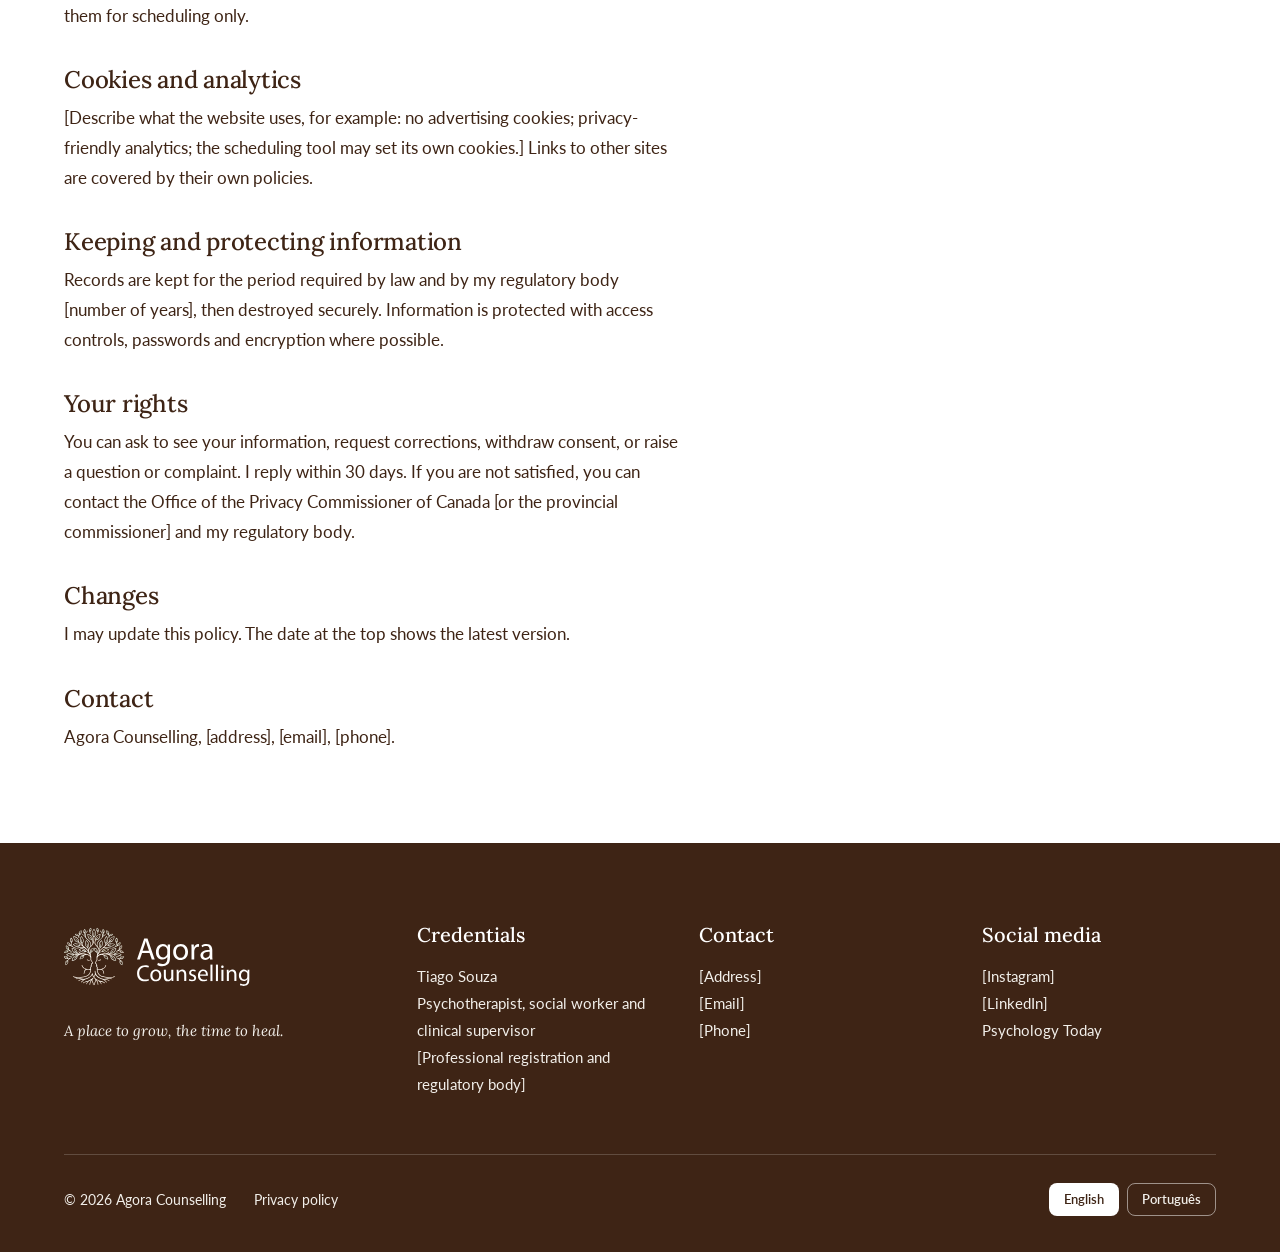
<file: privacy.html>
<!doctype html>
<html lang="en">
<head>
<meta charset="utf-8">
<meta name="viewport" content="width=device-width, initial-scale=1">
<title>Privacy policy | Agora Counselling</title>
<link rel="icon" href="assets/img/favicon.png">
<link rel="preconnect" href="https://fonts.googleapis.com">
<link href="https://fonts.googleapis.com/css2?family=Lato:wght@400;700&family=Lora:ital,wght@0,500;0,600;1,500&display=swap" rel="stylesheet">
<link rel="stylesheet" href="assets/css/style.css">
<link rel="alternate" hreflang="pt-BR" href="pt/privacidade.html">
</head>
<body>
<header class="hd" data-lang="en"><a class="brand" href="index.html" aria-label="Agora Counselling"><img src="assets/img/agora-logo-light.svg" alt="Agora Counselling"></a><button class="nav-toggle" type="button" aria-label="Menu" aria-expanded="false"><span></span></button><nav aria-label="Main"><a class="nl" data-t="home-en" href="index.html">Home</a><a class="nl" data-t="about-en" href="about.html">About</a><div class="dd"><a class="nl" data-t="services-en" href="services.html">Services</a><div class="dd-m"><a href="services.html#psicoterapia" data-go="psicoterapia">Individual psychotherapy</a><a href="services.html#supervisao" data-go="supervisao">Clinical supervision</a><a href="services.html#palestras" data-go="palestras">Talks and workshops</a></div></div><a class="nl" data-t="areas-en" href="areas.html">Areas of practice</a><a class="nl" data-t="blog-en" href="reflections.html">Reflections</a><a class="btn" href="contact.html">Book a conversation</a><a class="tg" id="tg-en" href="pt/privacidade.html" aria-label="Ver em português">PT</a></nav></header>
<main id="privacy-en" data-lang="en">
<section class="doc"><div class="doc-in"><h1>Privacy policy</h1><p class="doc-note">[Draft for review by Tiago and his regulatory body before publishing.] Last updated: [date]</p><p>Agora Counselling ("I", "my practice") respects your privacy. This policy explains how I handle personal information collected through this website and in my practice, in line with the federal Personal Information Protection and Electronic Documents Act (PIPEDA) and the privacy law that applies in [province].</p><h2>Who is responsible</h2><p>Tiago Souza, [professional registration and regulatory body]. Privacy contact: [email].</p><h2>What I collect</h2><p>Through this website: the information you send in the contact form or by email (name, email, preferred language, session format and your message), and booking details if you use the online calendar. If analytics are enabled: basic technical data such as browser type and pages visited. In therapy: the clinical record described in the consent form you receive before we begin.</p><h2>Why I collect it</h2><p>To answer your enquiry, schedule sessions, provide counselling, psychotherapy or supervision, meet legal and professional obligations, and keep this website working.</p><h2>Consent</h2><p>By contacting me you agree that I may reply using the details you provide. You can withdraw consent at any time, subject to legal limits. Please do not include sensitive details in the contact form or in email: they are not fully secure.</p><h2>Sharing</h2><p>I do not sell or rent personal information. I share it only with your consent, or when the law requires or allows it. Service providers I use (website hosting, email, scheduling, secure video) work under privacy commitments, and some may store data outside Canada [confirm providers and locations].</p><h2>Limits of confidentiality</h2><p>What you share with me is confidential, with legal exceptions: a serious risk of harm to you or to someone else, a suspected case of abuse or neglect of a child, a court order or other legal requirement, and duties set by my regulatory body. I explain these in our first session.</p><h2>Online sessions and electronic communication</h2><p>Online sessions use [platform]. Choosing a private place and a secure connection on your side also protects your privacy. Email and text may not be fully secure: use them for scheduling only.</p><h2>Cookies and analytics</h2><p>[Describe what the website uses, for example: no advertising cookies; privacy-friendly analytics; the scheduling tool may set its own cookies.] Links to other sites are covered by their own policies.</p><h2>Keeping and protecting information</h2><p>Records are kept for the period required by law and by my regulatory body [number of years], then destroyed securely. Information is protected with access controls, passwords and encryption where possible.</p><h2>Your rights</h2><p>You can ask to see your information, request corrections, withdraw consent, or raise a question or complaint. I reply within 30 days. If you are not satisfied, you can contact the Office of the Privacy Commissioner of Canada [or the provincial commissioner] and my regulatory body.</p><h2>Changes</h2><p>I may update this policy. The date at the top shows the latest version.</p><h2>Contact</h2><p>Agora Counselling, [address], [email], [phone].</p></div></section>
</main>
<footer class="ft" data-lang="en"><div class="ftw"><div class="ftg"><div class="ft-brand"><img src="assets/img/agora-logo-light.svg" alt="Agora Counselling"><p>A place to grow, the time to heal.</p></div><div><h4>Credentials</h4><p>Tiago Souza<br>Psychotherapist, social worker and clinical supervisor<br>[Professional registration and regulatory body]</p></div><div><h4>Contact</h4><p>[Address]<br>[Email]<br>[Phone]</p></div><div><h4>Social media</h4><p><a href="#">[Instagram]</a><br><a href="#">[LinkedIn]</a><br><a href="#">Psychology Today</a></p></div></div><div class="ftl"><span>© 2026 Agora Counselling</span><a href="privacy.html">Privacy policy</a><span class="lps"><a class="lp" data-to="en" href="privacy.html" aria-current="true">English</a><a class="lp" data-to="pt" href="pt/privacidade.html">Português</a></span></div></div></footer>
<script src="assets/js/site.js"></script>
</body>
</html>
</file>
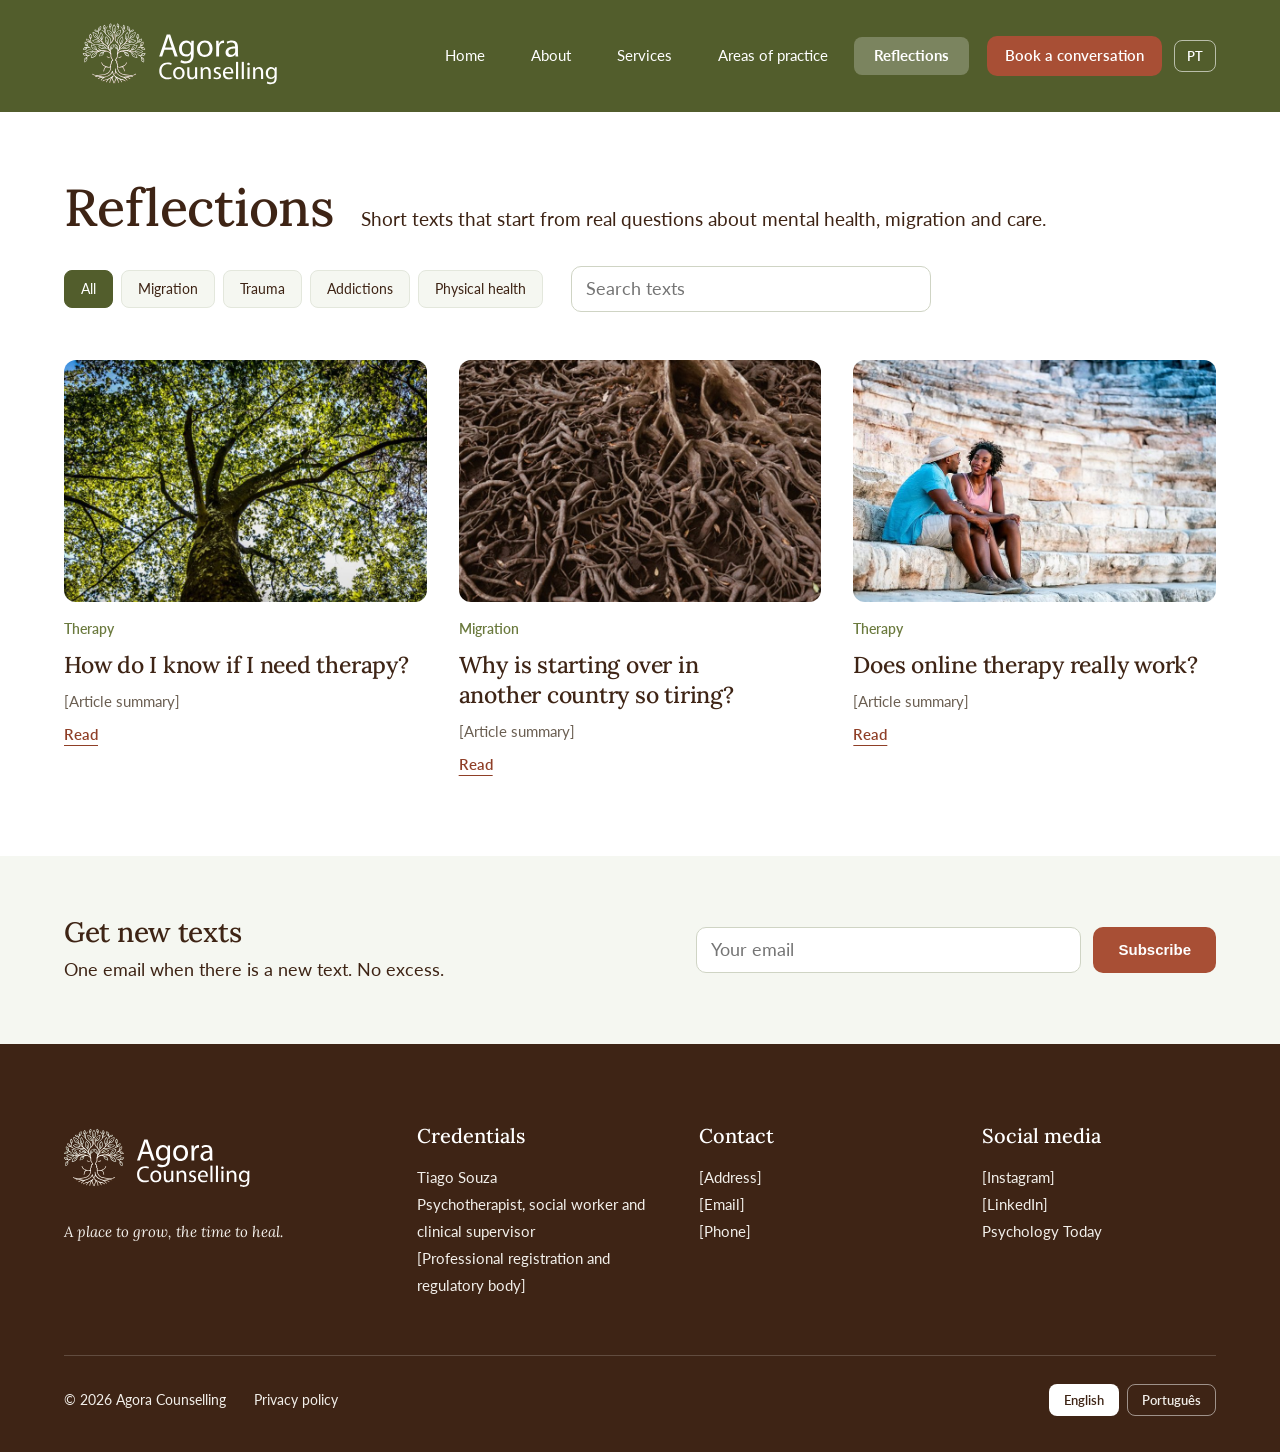
<file: reflections.html>
<!doctype html>
<html lang="en">
<head>
<meta charset="utf-8">
<meta name="viewport" content="width=device-width, initial-scale=1">
<title>Reflections | Agora Counselling</title>
<link rel="icon" href="assets/img/favicon.png">
<link rel="preconnect" href="https://fonts.googleapis.com">
<link href="https://fonts.googleapis.com/css2?family=Lato:wght@400;700&family=Lora:ital,wght@0,500;0,600;1,500&display=swap" rel="stylesheet">
<link rel="stylesheet" href="assets/css/style.css">
<link rel="alternate" hreflang="pt-BR" href="pt/reflexoes.html">
</head>
<body>
<header class="hd" data-lang="en"><a class="brand" href="index.html" aria-label="Agora Counselling"><img src="assets/img/agora-logo-light.svg" alt="Agora Counselling"></a><button class="nav-toggle" type="button" aria-label="Menu" aria-expanded="false"><span></span></button><nav aria-label="Main"><a class="nl" data-t="home-en" href="index.html">Home</a><a class="nl" data-t="about-en" href="about.html">About</a><div class="dd"><a class="nl" data-t="services-en" href="services.html">Services</a><div class="dd-m"><a href="services.html#psicoterapia" data-go="psicoterapia">Individual psychotherapy</a><a href="services.html#supervisao" data-go="supervisao">Clinical supervision</a><a href="services.html#palestras" data-go="palestras">Talks and workshops</a></div></div><a class="nl" data-t="areas-en" href="areas.html">Areas of practice</a><a class="nl" data-t="blog-en" aria-current="page" href="reflections.html">Reflections</a><a class="btn" href="contact.html">Book a conversation</a><a class="tg" id="tg-en" href="pt/reflexoes.html" aria-label="Ver em português">PT</a></nav></header>
<main id="blog-en" data-lang="en">
<section class="bl-head"><div class="bl-line"><h1>Reflections</h1><p>Short texts that start from real questions about mental health, migration and care.</p></div><div class="bl-tools"><div class="chips"><span class="chip on">All</span><span class="chip">Migration</span><span class="chip">Trauma</span><span class="chip">Addictions</span><span class="chip">Physical health</span></div><div class="bl-s"><label for="busca" style="position:absolute;left:-9999px">Search texts</label><input id="busca" type="search" placeholder="Search texts"></div></div></section>
<section class="bp-g"><article class="bp"><a class="bp-img" href="reflections.html"><img src="assets/img/reflection-canopy.jpg" alt=""></a><span class="bp-cat">Therapy</span><h2>How do I know if I need therapy?</h2><p>[Article summary]</p><a class="bp-more" href="reflections.html">Read</a></article><article class="bp"><a class="bp-img" href="reflections.html"><img src="assets/img/reflection-roots.jpg" alt=""></a><span class="bp-cat">Migration</span><h2>Why is starting over in another country so tiring?</h2><p>[Article summary]</p><a class="bp-more" href="reflections.html">Read</a></article><article class="bp"><a class="bp-img" href="reflections.html"><img src="assets/img/reflection-talk.jpg" alt=""></a><span class="bp-cat">Therapy</span><h2>Does online therapy really work?</h2><p>[Article summary]</p><a class="bp-more" href="reflections.html">Read</a></article></section>
<section class="nl-band"><div class="nl-in"><div><h2>Get new texts</h2><p>One email when there is a new text. No excess.</p></div><div class="nl-f"><label for="news" style="position:absolute;left:-9999px">Your email</label><input id="news" type="email" placeholder="Your email"><button type="button" class="b b-p">Subscribe</button></div></div></section>
</main>
<footer class="ft" data-lang="en"><div class="ftw"><div class="ftg"><div class="ft-brand"><img src="assets/img/agora-logo-light.svg" alt="Agora Counselling"><p>A place to grow, the time to heal.</p></div><div><h4>Credentials</h4><p>Tiago Souza<br>Psychotherapist, social worker and clinical supervisor<br>[Professional registration and regulatory body]</p></div><div><h4>Contact</h4><p>[Address]<br>[Email]<br>[Phone]</p></div><div><h4>Social media</h4><p><a href="#">[Instagram]</a><br><a href="#">[LinkedIn]</a><br><a href="#">Psychology Today</a></p></div></div><div class="ftl"><span>© 2026 Agora Counselling</span><a href="privacy.html">Privacy policy</a><span class="lps"><a class="lp" data-to="en" href="reflections.html" aria-current="true">English</a><a class="lp" data-to="pt" href="pt/reflexoes.html">Português</a></span></div></div></footer>
<script src="assets/js/site.js"></script>
</body>
</html>
</file>
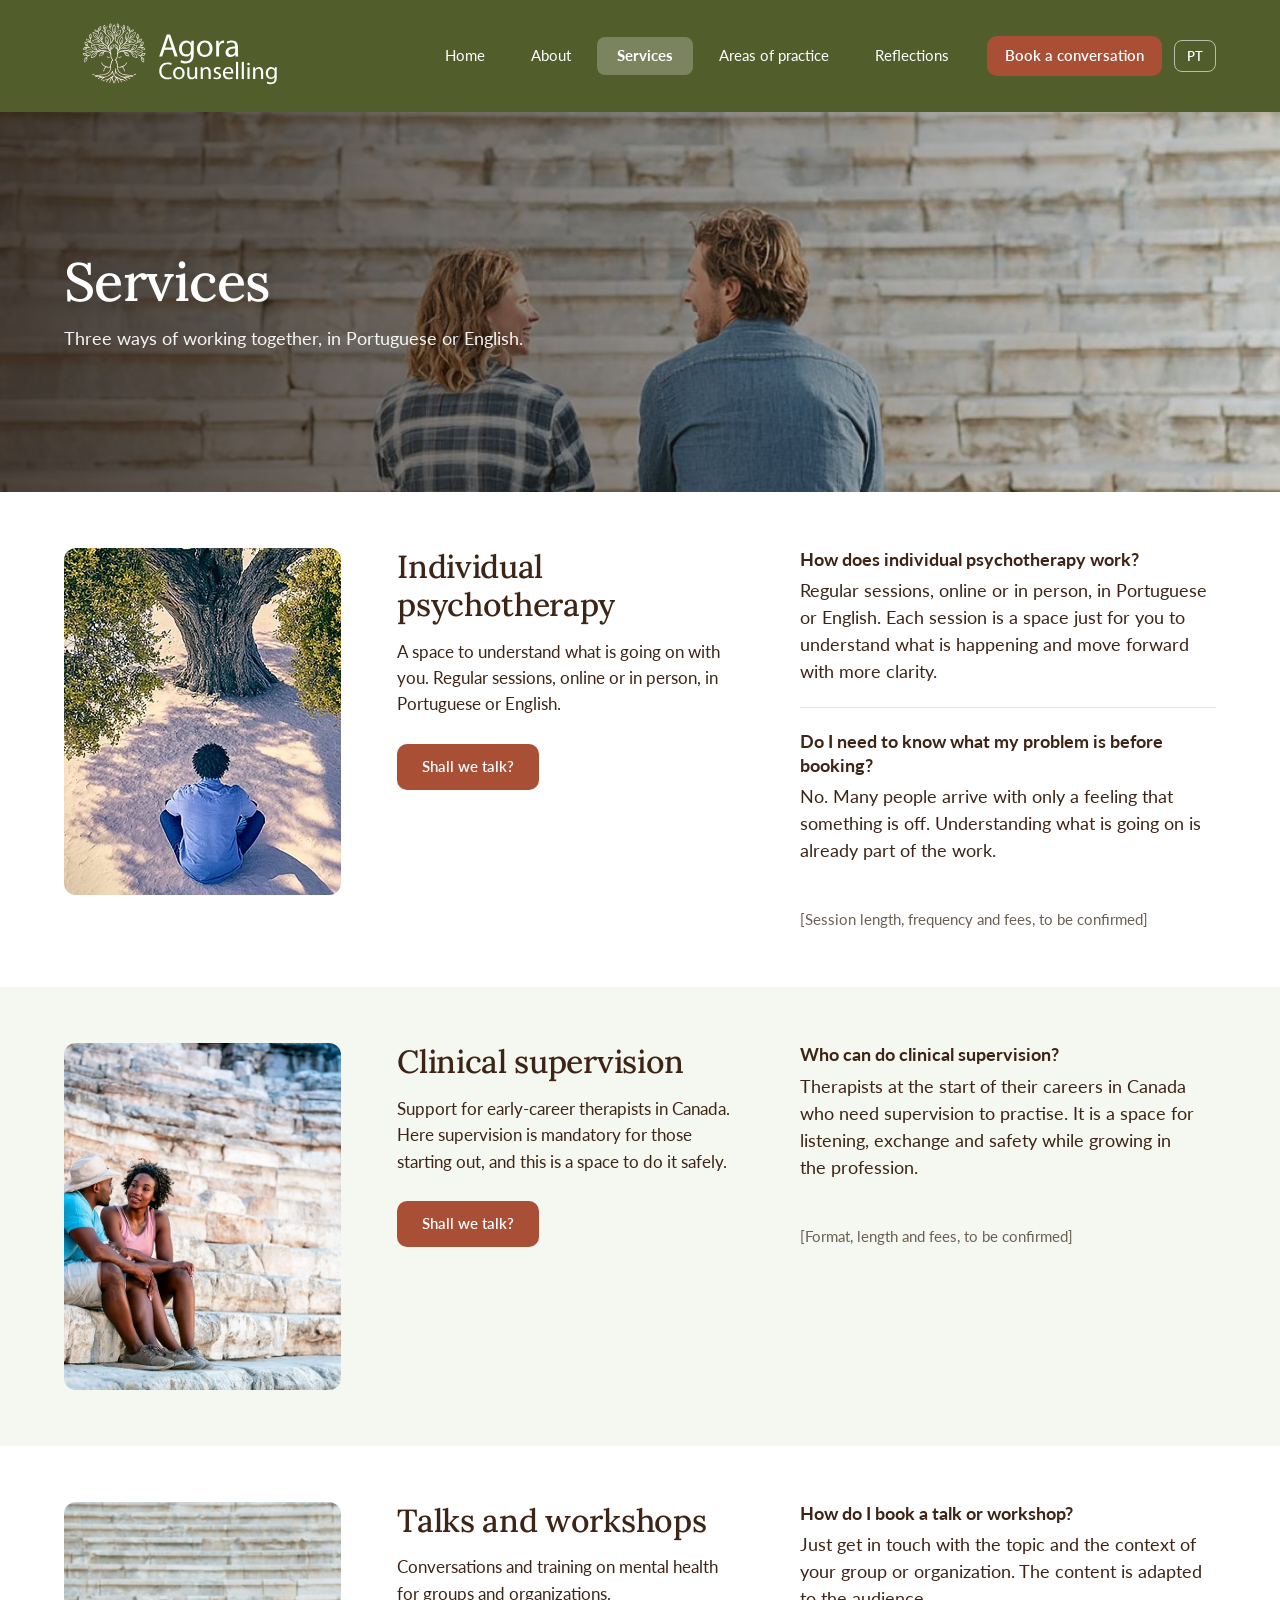
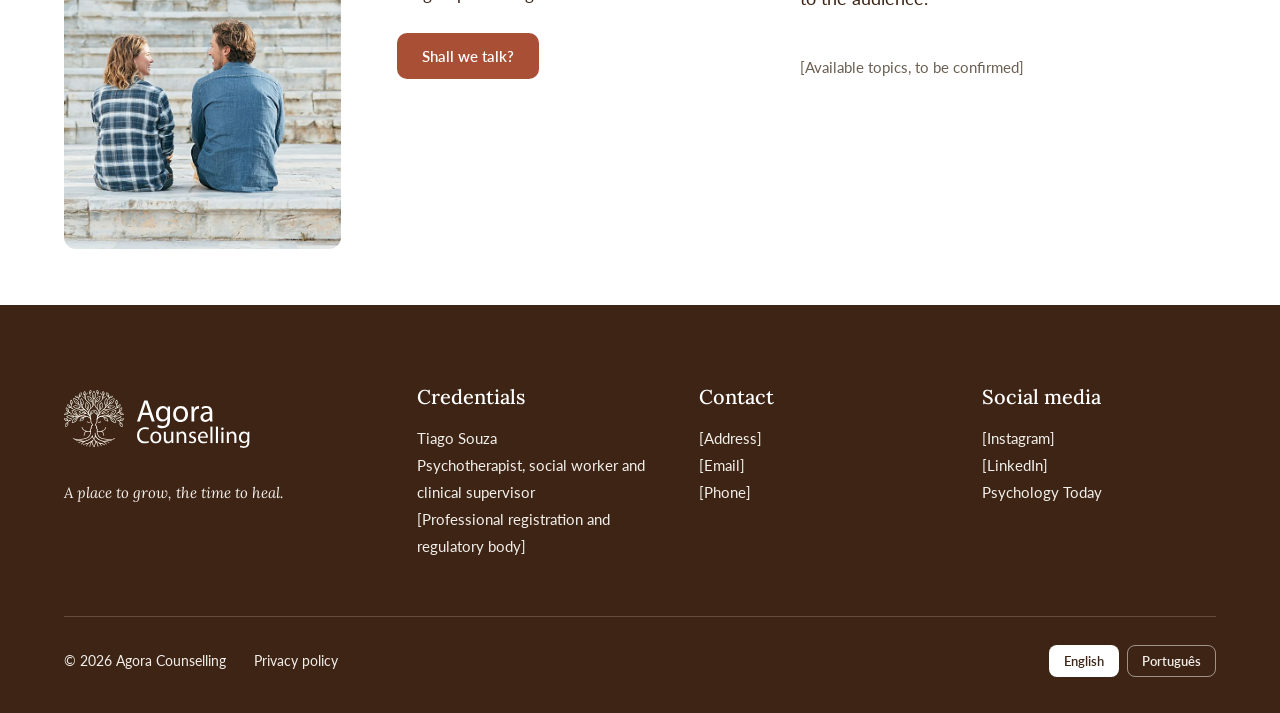
<file: services.html>
<!doctype html>
<html lang="en">
<head>
<meta charset="utf-8">
<meta name="viewport" content="width=device-width, initial-scale=1">
<title>Services | Agora Counselling</title>
<link rel="icon" href="assets/img/favicon.png">
<link rel="preconnect" href="https://fonts.googleapis.com">
<link href="https://fonts.googleapis.com/css2?family=Lato:wght@400;700&family=Lora:ital,wght@0,500;0,600;1,500&display=swap" rel="stylesheet">
<link rel="stylesheet" href="assets/css/style.css">
<link rel="alternate" hreflang="pt-BR" href="pt/servicos.html">
</head>
<body>
<header class="hd" data-lang="en"><a class="brand" href="index.html" aria-label="Agora Counselling"><img src="assets/img/agora-logo-light.svg" alt="Agora Counselling"></a><button class="nav-toggle" type="button" aria-label="Menu" aria-expanded="false"><span></span></button><nav aria-label="Main"><a class="nl" data-t="home-en" href="index.html">Home</a><a class="nl" data-t="about-en" href="about.html">About</a><div class="dd"><a class="nl" data-t="services-en" aria-current="page" href="services.html">Services</a><div class="dd-m"><a href="services.html#psicoterapia" data-go="psicoterapia">Individual psychotherapy</a><a href="services.html#supervisao" data-go="supervisao">Clinical supervision</a><a href="services.html#palestras" data-go="palestras">Talks and workshops</a></div></div><a class="nl" data-t="areas-en" href="areas.html">Areas of practice</a><a class="nl" data-t="blog-en" href="reflections.html">Reflections</a><a class="btn" href="contact.html">Book a conversation</a><a class="tg" id="tg-en" href="pt/servicos.html" aria-label="Ver em português">PT</a></nav></header>
<main id="services-en" data-lang="en">
<section class="ph-hero"><img src="assets/img/talks-steps.jpg" alt="Two people talking on the stone steps of an agora" style="object-position:50% 40%"><div class="ph-hero-in"><div class="ph-txt"><h1>Services</h1><p>Three ways of working together, in Portuguese or English.</p></div></div></section><section id="psicoterapia" class="svc"><div class="svc-img"><img src="assets/img/psychotherapy-tree.jpg" alt="" style="object-position:50% 85%"></div><div class="svc-main"><h2>Individual psychotherapy</h2><p>A space to understand what is going on with you. Regular sessions, online or in person, in Portuguese or English.</p><a class="b b-p" href="contact.html">Shall we talk?</a></div><div class="svc-faq"><div class="svc-q"><h3>How does individual psychotherapy work?</h3><p>Regular sessions, online or in person, in Portuguese or English. Each session is a space just for you to understand what is happening and move forward with more clarity.</p></div><div class="svc-q"><h3>Do I need to know what my problem is before booking?</h3><p>No. Many people arrive with only a feeling that something is off. Understanding what is going on is already part of the work.</p></div><p class="note">[Session length, frequency and fees, to be confirmed]</p></div></section>
<section id="supervisao" class="svc alt"><div class="svc-img"><img src="assets/img/supervision-steps.jpg" alt="" style="object-position:45% 50%"></div><div class="svc-main"><h2>Clinical supervision</h2><p>Support for early-career therapists in Canada. Here supervision is mandatory for those starting out, and this is a space to do it safely.</p><a class="b b-p" href="contact.html">Shall we talk?</a></div><div class="svc-faq"><div class="svc-q"><h3>Who can do clinical supervision?</h3><p>Therapists at the start of their careers in Canada who need supervision to practise. It is a space for listening, exchange and safety while growing in the profession.</p></div><p class="note">[Format, length and fees, to be confirmed]</p></div></section>
<section id="palestras" class="svc"><div class="svc-img"><img src="assets/img/talks-steps.jpg" alt="" style="object-position:55% 50%"></div><div class="svc-main"><h2>Talks and workshops</h2><p>Conversations and training on mental health for groups and organizations.</p><a class="b b-p" href="contact.html">Shall we talk?</a></div><div class="svc-faq"><div class="svc-q"><h3>How do I book a talk or workshop?</h3><p>Just get in touch with the topic and the context of your group or organization. The content is adapted to the audience.</p></div><p class="note">[Available topics, to be confirmed]</p></div></section>
</main>
<footer class="ft" data-lang="en"><div class="ftw"><div class="ftg"><div class="ft-brand"><img src="assets/img/agora-logo-light.svg" alt="Agora Counselling"><p>A place to grow, the time to heal.</p></div><div><h4>Credentials</h4><p>Tiago Souza<br>Psychotherapist, social worker and clinical supervisor<br>[Professional registration and regulatory body]</p></div><div><h4>Contact</h4><p>[Address]<br>[Email]<br>[Phone]</p></div><div><h4>Social media</h4><p><a href="#">[Instagram]</a><br><a href="#">[LinkedIn]</a><br><a href="#">Psychology Today</a></p></div></div><div class="ftl"><span>© 2026 Agora Counselling</span><a href="privacy.html">Privacy policy</a><span class="lps"><a class="lp" data-to="en" href="services.html" aria-current="true">English</a><a class="lp" data-to="pt" href="pt/servicos.html">Português</a></span></div></div></footer>
<script src="assets/js/site.js"></script>
</body>
</html>
</file>
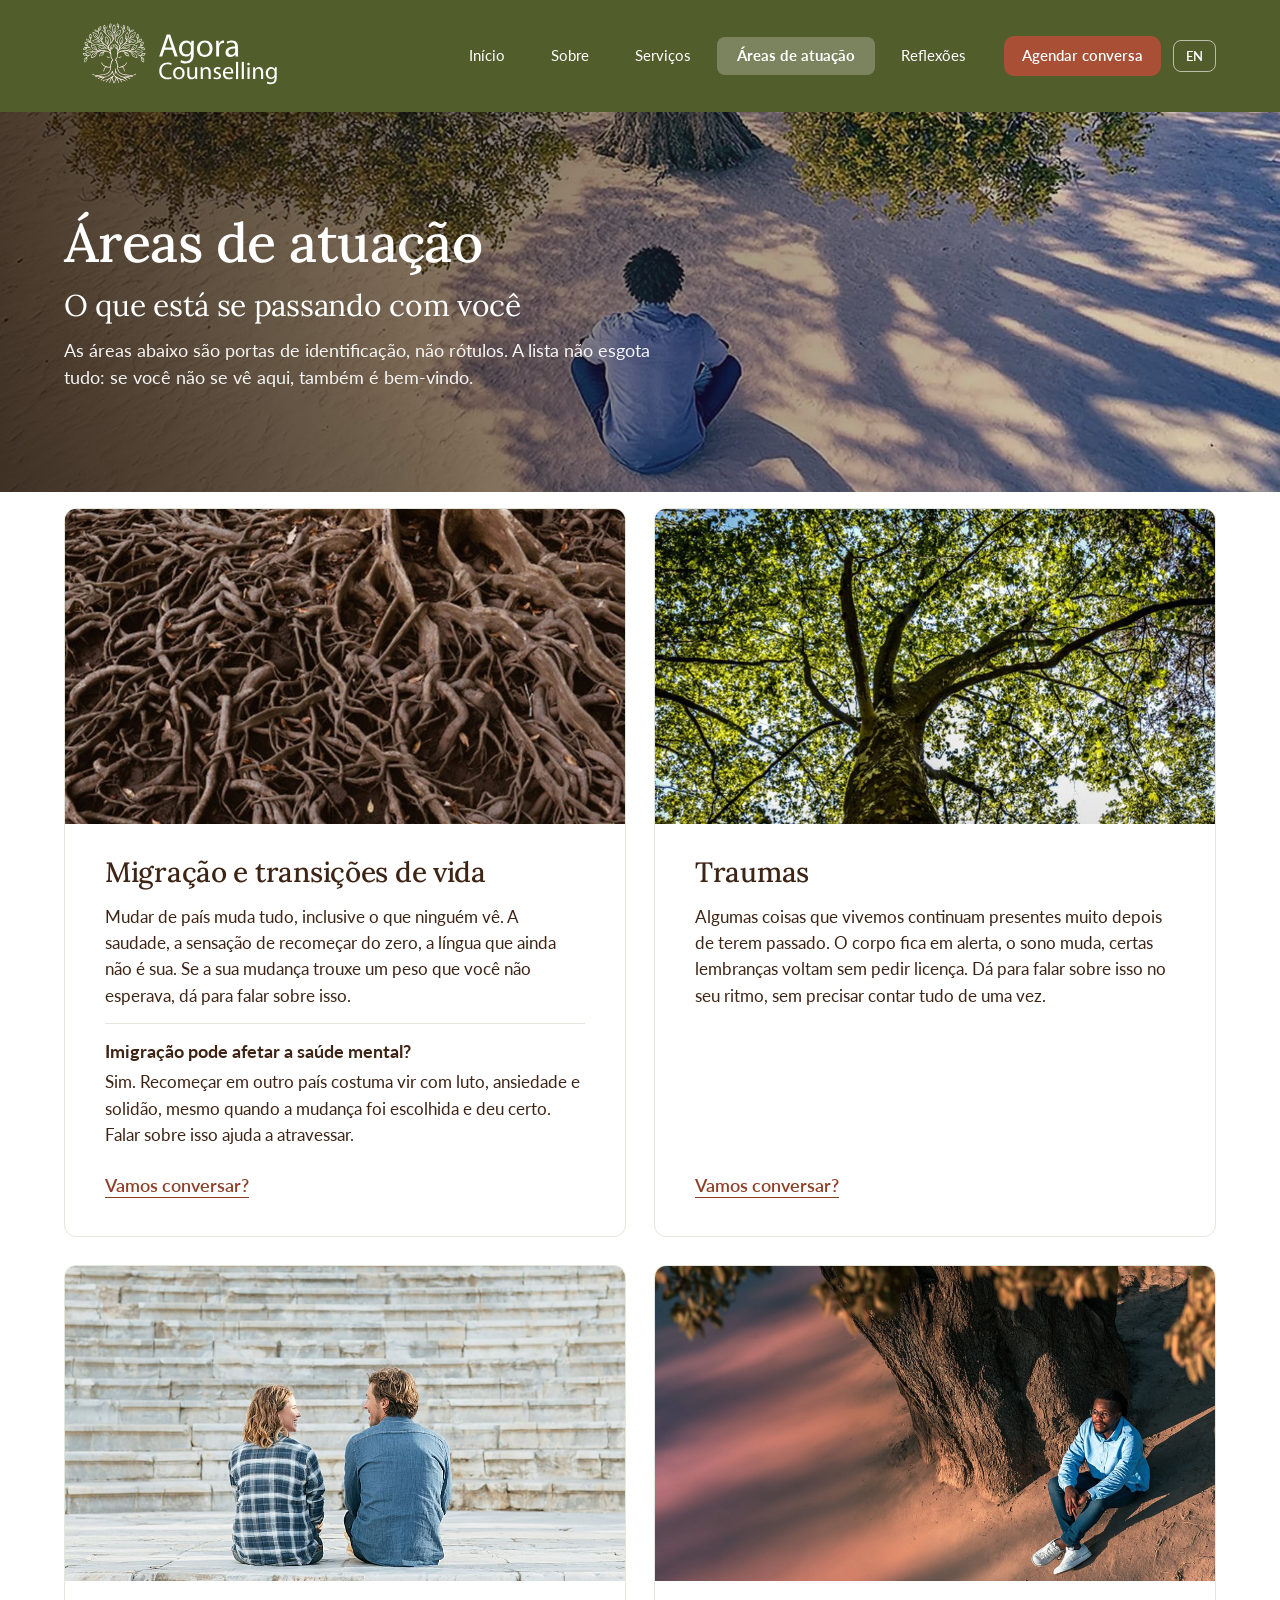
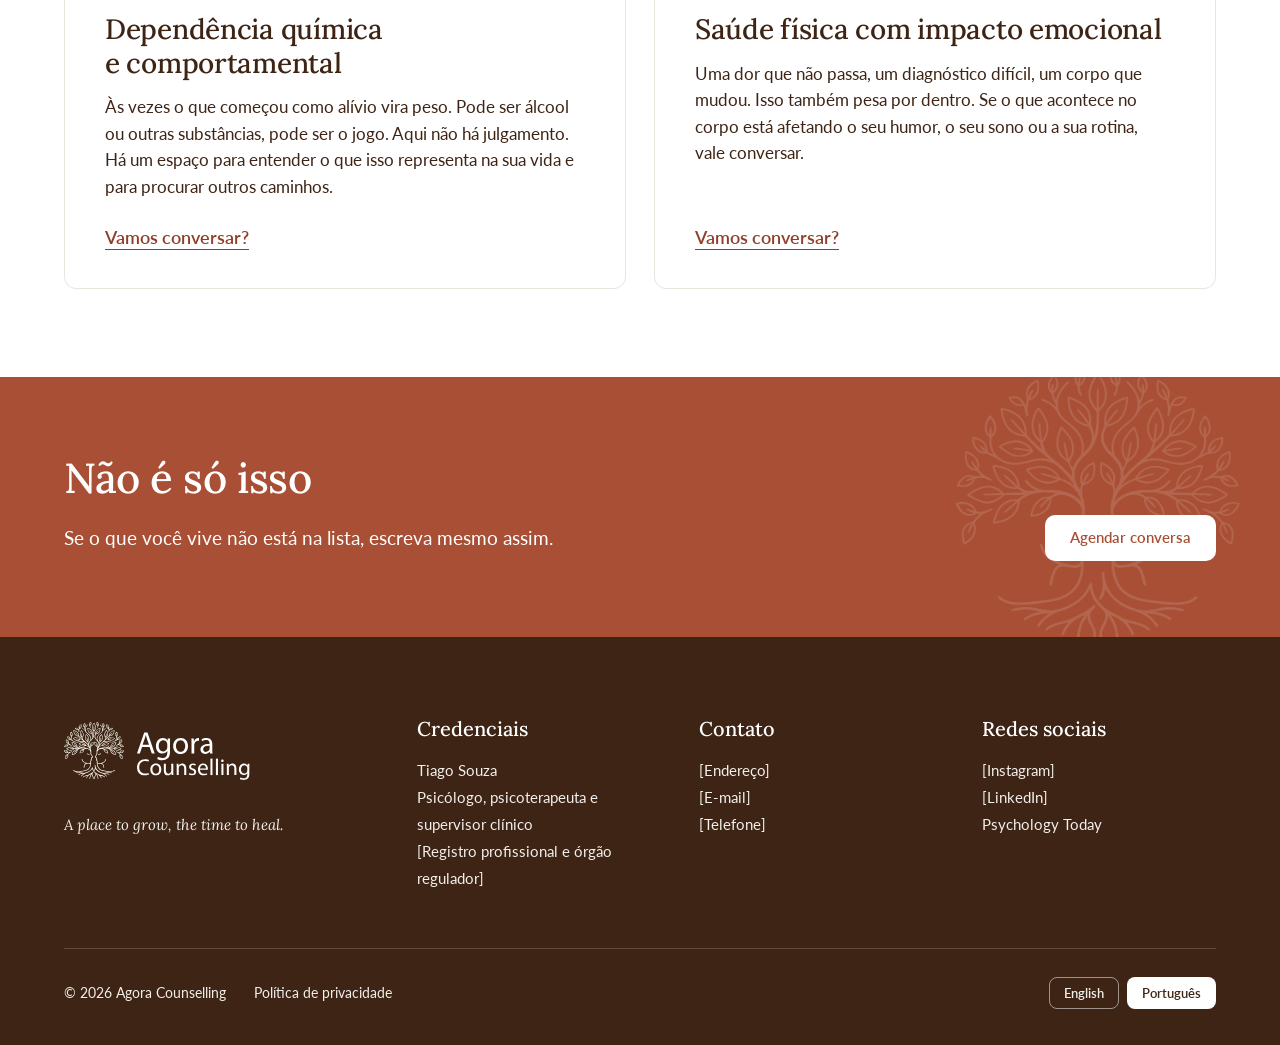
<file: pt/areas.html>
<!doctype html>
<html lang="pt-BR">
<head>
<meta charset="utf-8">
<meta name="viewport" content="width=device-width, initial-scale=1">
<title>Áreas de atuação | Agora Counselling</title>
<link rel="icon" href="../assets/img/favicon.png">
<link rel="preconnect" href="https://fonts.googleapis.com">
<link href="https://fonts.googleapis.com/css2?family=Lato:wght@400;700&family=Lora:ital,wght@0,500;0,600;1,500&display=swap" rel="stylesheet">
<link rel="stylesheet" href="../assets/css/style.css">
<link rel="alternate" hreflang="en" href="../areas.html">
</head>
<body>
<header class="hd" data-lang="pt"><a class="brand" href="index.html" aria-label="Agora Counselling"><img src="../assets/img/agora-logo-light.svg" alt="Agora Counselling"></a><button class="nav-toggle" type="button" aria-label="Menu" aria-expanded="false"><span></span></button><nav aria-label="Principal"><a class="nl" data-t="inicio" href="index.html">Início</a><a class="nl" data-t="sobre" href="sobre.html">Sobre</a><div class="dd"><a class="nl" data-t="servicos" href="servicos.html">Serviços</a><div class="dd-m"><a href="servicos.html#psicoterapia" data-go="psicoterapia">Psicoterapia individual</a><a href="servicos.html#supervisao" data-go="supervisao">Supervisão clínica</a><a href="servicos.html#palestras" data-go="palestras">Palestras e workshops</a></div></div><a class="nl" data-t="areas" aria-current="page" href="areas.html">Áreas de atuação</a><a class="nl" data-t="blog" href="reflexoes.html">Reflexões</a><a class="btn" href="contato.html">Agendar conversa</a><a class="tg" id="tg-pt" href="../areas.html" aria-label="Ver em inglês">EN</a></nav></header>
<main id="areas" data-lang="pt">
<section class="ph-hero"><img src="../assets/img/psychotherapy-tree.jpg" alt="Pessoa sentada à sombra de uma grande árvore, vista de cima" style="object-position:50% 100%"><div class="ph-hero-in"><div class="ph-txt"><h1>Áreas de atuação</h1><h2 class="ph-kick">O que está se passando com você</h2><p>As áreas abaixo são portas de identificação, não rótulos. A lista não esgota tudo: se você não se vê aqui, também é bem-vindo.</p></div></div></section><section class="ar-g"><article id="migracao" class="ar-c"><div class="ar-img"><img src="../assets/img/reflection-roots.jpg" alt="" style="object-position:50% 50%"></div><div class="ar-body"><h2>Migração e transições de vida</h2><p>Mudar de país muda tudo, inclusive o que ninguém vê. A saudade, a sensação de recomeçar do zero, a língua que ainda não é sua. Se a sua mudança trouxe um peso que você não esperava, dá para falar sobre isso.</p><div class="ar-q"><h3>Imigração pode afetar a saúde mental?</h3><p>Sim. Recomeçar em outro país costuma vir com luto, ansiedade e solidão, mesmo quando a mudança foi escolhida e deu certo. Falar sobre isso ajuda a atravessar.</p></div><a class="ar-l" href="contato.html">Vamos conversar?</a></div></article><article id="traumas" class="ar-c"><div class="ar-img"><img src="../assets/img/reflection-canopy.jpg" alt="" style="object-position:50% 50%"></div><div class="ar-body"><h2>Traumas</h2><p>Algumas coisas que vivemos continuam presentes muito depois de terem passado. O corpo fica em alerta, o sono muda, certas lembranças voltam sem pedir licença. Dá para falar sobre isso no seu ritmo, sem precisar contar tudo de uma vez.</p><a class="ar-l" href="contato.html">Vamos conversar?</a></div></article><article id="dependencia" class="ar-c"><div class="ar-img"><img src="../assets/img/talks-steps.jpg" alt="" style="object-position:50% 40%"></div><div class="ar-body"><h2>Dependência química e comportamental</h2><p>Às vezes o que começou como alívio vira peso. Pode ser álcool ou outras substâncias, pode ser o jogo. Aqui não há julgamento. Há um espaço para entender o que isso representa na sua vida e para procurar outros caminhos.</p><a class="ar-l" href="contato.html">Vamos conversar?</a></div></article><article id="saude-fisica" class="ar-c"><div class="ar-img"><img src="../assets/img/hero.jpg" alt="" style="object-position:78% 60%"></div><div class="ar-body"><h2>Saúde física com impacto emocional</h2><p>Uma dor que não passa, um diagnóstico difícil, um corpo que mudou. Isso também pesa por dentro. Se o que acontece no corpo está afetando o seu humor, o seu sono ou a sua rotina, vale conversar.</p><a class="ar-l" href="contato.html">Vamos conversar?</a></div></article></section>
<section class="cta-band"><div class="cta-in"><h2>Não é só isso</h2><p>Se o que você vive não está na lista, escreva mesmo assim.</p><a class="b b-w" href="contato.html">Agendar conversa</a></div></section>
</main>
<footer class="ft" data-lang="pt"><div class="ftw"><div class="ftg"><div class="ft-brand"><img src="../assets/img/agora-logo-light.svg" alt="Agora Counselling"><p>A place to grow, the time to heal.</p></div><div><h4>Credenciais</h4><p>Tiago Souza<br>Psicólogo, psicoterapeuta e supervisor clínico<br>[Registro profissional e órgão regulador]</p></div><div><h4>Contato</h4><p>[Endereço]<br>[E-mail]<br>[Telefone]</p></div><div><h4>Redes sociais</h4><p><a href="#">[Instagram]</a><br><a href="#">[LinkedIn]</a><br><a href="#">Psychology Today</a></p></div></div><div class="ftl"><span>© 2026 Agora Counselling</span><a href="privacidade.html">Política de privacidade</a><span class="lps"><a class="lp" data-to="en" href="../areas.html">English</a><a class="lp" data-to="pt" href="areas.html" aria-current="true">Português</a></span></div></div></footer>
<script src="../assets/js/site.js"></script>
</body>
</html>
</file>
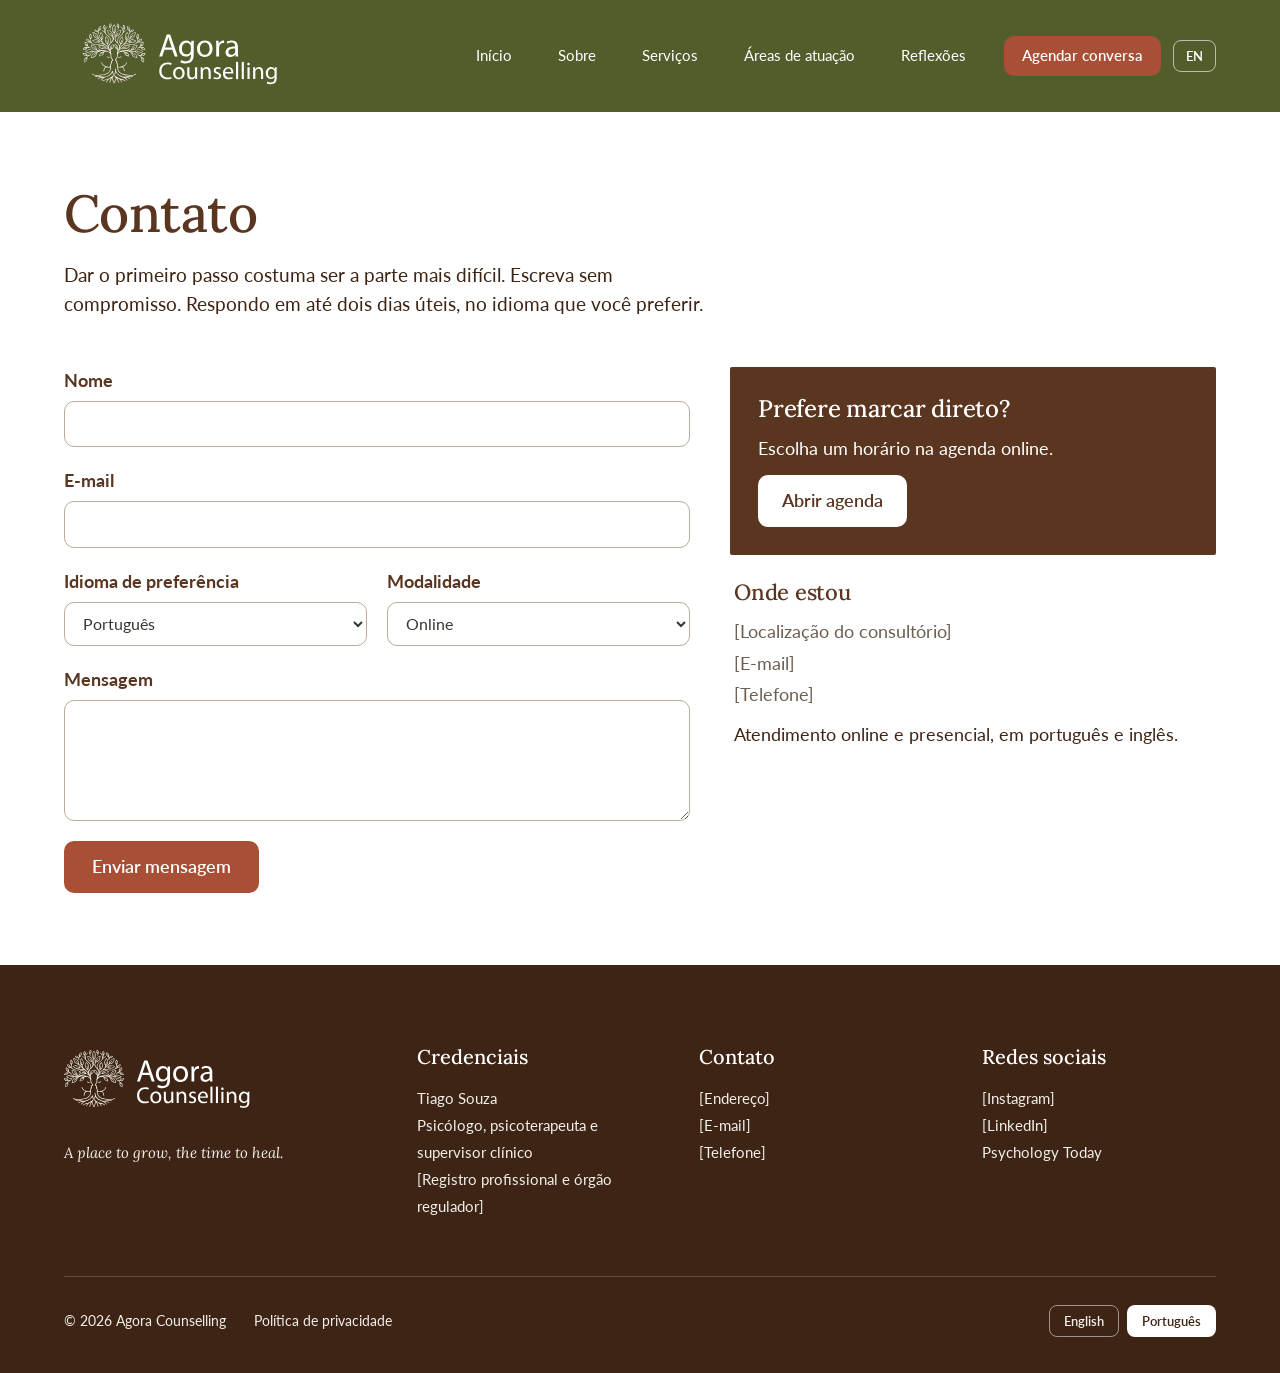
<file: pt/contato.html>
<!doctype html>
<html lang="pt-BR">
<head>
<meta charset="utf-8">
<meta name="viewport" content="width=device-width, initial-scale=1">
<title>Contato | Agora Counselling</title>
<link rel="icon" href="../assets/img/favicon.png">
<link rel="preconnect" href="https://fonts.googleapis.com">
<link href="https://fonts.googleapis.com/css2?family=Lato:wght@400;700&family=Lora:ital,wght@0,500;0,600;1,500&display=swap" rel="stylesheet">
<link rel="stylesheet" href="../assets/css/style.css">
<link rel="alternate" hreflang="en" href="../contact.html">
</head>
<body>
<header class="hd" data-lang="pt"><a class="brand" href="index.html" aria-label="Agora Counselling"><img src="../assets/img/agora-logo-light.svg" alt="Agora Counselling"></a><button class="nav-toggle" type="button" aria-label="Menu" aria-expanded="false"><span></span></button><nav aria-label="Principal"><a class="nl" data-t="inicio" href="index.html">Início</a><a class="nl" data-t="sobre" href="sobre.html">Sobre</a><div class="dd"><a class="nl" data-t="servicos" href="servicos.html">Serviços</a><div class="dd-m"><a href="servicos.html#psicoterapia" data-go="psicoterapia">Psicoterapia individual</a><a href="servicos.html#supervisao" data-go="supervisao">Supervisão clínica</a><a href="servicos.html#palestras" data-go="palestras">Palestras e workshops</a></div></div><a class="nl" data-t="areas" href="areas.html">Áreas de atuação</a><a class="nl" data-t="blog" href="reflexoes.html">Reflexões</a><a class="btn" href="contato.html">Agendar conversa</a><a class="tg" id="tg-pt" href="../contact.html" aria-label="Ver em inglês">EN</a></nav></header>
<main id="contato" data-lang="pt">
<section style="max-width:1400px;margin:0 auto;padding:72px clamp(20px,5vw,64px) 32px;display:flex;flex-direction:column;gap:16px">
<h1 style="margin:0;font-family:Lora,Georgia,serif;font-weight:500;font-size:clamp(36px,5vw,52px);line-height:1.15;color:#5A3520">Contato</h1>
<p style="margin:0;max-width:640px;font-size:19px">Dar o primeiro passo costuma ser a parte mais difícil. Escreva sem compromisso. Respondo em até dois dias úteis, no idioma que você preferir.</p>
</section>

<section style="max-width:1400px;margin:0 auto;padding:16px clamp(20px,5vw,64px) 72px;display:flex;flex-wrap:wrap;gap:40px;align-items:flex-start">
<form style="flex:1 1 440px;display:flex;flex-direction:column;gap:20px;padding:36px;background:#F5F7F1;border-radius:8px;box-sizing:border-box">
<div style="display:flex;flex-direction:column;gap:6px">
<label for="nome" style="font-weight:700;color:#5A3520">Nome</label>
<input id="nome" type="text" style="min-height:44px;padding:10px 14px;border:1px solid #B8AC9C;border-radius:4px;background:#FFFFFF;font:inherit;font-size:16px;color:#3A3530;box-sizing:border-box;width:100%">
</div>
<div style="display:flex;flex-direction:column;gap:6px">
<label for="email" style="font-weight:700;color:#5A3520">E-mail</label>
<input id="email" type="email" style="min-height:44px;padding:10px 14px;border:1px solid #B8AC9C;border-radius:4px;background:#FFFFFF;font:inherit;font-size:16px;color:#3A3530;box-sizing:border-box;width:100%">
</div>
<div style="display:flex;flex-wrap:wrap;gap:20px">
<div style="flex:1 1 180px;display:flex;flex-direction:column;gap:6px">
<label for="idioma" style="font-weight:700;color:#5A3520">Idioma de preferência</label>
<select id="idioma" style="min-height:44px;padding:10px 14px;border:1px solid #B8AC9C;border-radius:4px;background:#FFFFFF;font:inherit;font-size:16px;color:#3A3530;box-sizing:border-box;width:100%">
<option>Português</option>
<option>English</option>
</select>
</div>
<div style="flex:1 1 180px;display:flex;flex-direction:column;gap:6px">
<label for="modalidade" style="font-weight:700;color:#5A3520">Modalidade</label>
<select id="modalidade" style="min-height:44px;padding:10px 14px;border:1px solid #B8AC9C;border-radius:4px;background:#FFFFFF;font:inherit;font-size:16px;color:#3A3530;box-sizing:border-box;width:100%">
<option>Online</option>
<option>Presencial</option>
</select>
</div>
</div>
<div style="display:flex;flex-direction:column;gap:6px">
<label for="mensagem" style="font-weight:700;color:#5A3520">Mensagem</label>
<textarea id="mensagem" rows="4" style="padding:10px 14px;border:1px solid #B8AC9C;border-radius:4px;background:#FFFFFF;font:inherit;font-size:16px;color:#3A3530;box-sizing:border-box;width:100%;resize:vertical"></textarea>
</div>
<button type="button" style="align-self:flex-start;min-height:44px;padding:12px 28px;border:0;border-radius:4px;background:#A84F35;color:#FFFFFF;font:inherit;font-weight:700;cursor:pointer">Enviar mensagem</button>
</form>

<aside style="flex:1 1 300px;display:flex;flex-direction:column;gap:24px">
<div style="display:flex;flex-direction:column;gap:12px;padding:28px;background:#5A3520;color:#FFFFFF;border-radius:8px">
<h2 style="margin:0;font-family:Lora,Georgia,serif;font-weight:500;font-size:24px">Prefere marcar direto?</h2>
<p style="margin:0">Escolha um horário na agenda online.</p>
<a href="#" style="display:inline-block;align-self:flex-start;padding:12px 24px;min-height:44px;box-sizing:border-box;background:#FFFFFF;color:#5A3520;font-weight:700;border-radius:4px">Abrir agenda</a>
</div>
<div style="display:flex;flex-direction:column;gap:4px;padding:0 4px">
<h2 style="margin:0 0 8px;font-family:Lora,Georgia,serif;font-weight:500;font-size:22px;color:#5A3520">Onde estou</h2>
<span style="color:#6B5F52">[Localização do consultório]</span>
<span style="color:#6B5F52">[E-mail]</span>
<span style="color:#6B5F52">[Telefone]</span>
<span style="padding-top:8px">Atendimento online e presencial, em português e inglês.</span>
</div>
</aside>
</section>
</main>
<footer class="ft" data-lang="pt"><div class="ftw"><div class="ftg"><div class="ft-brand"><img src="../assets/img/agora-logo-light.svg" alt="Agora Counselling"><p>A place to grow, the time to heal.</p></div><div><h4>Credenciais</h4><p>Tiago Souza<br>Psicólogo, psicoterapeuta e supervisor clínico<br>[Registro profissional e órgão regulador]</p></div><div><h4>Contato</h4><p>[Endereço]<br>[E-mail]<br>[Telefone]</p></div><div><h4>Redes sociais</h4><p><a href="#">[Instagram]</a><br><a href="#">[LinkedIn]</a><br><a href="#">Psychology Today</a></p></div></div><div class="ftl"><span>© 2026 Agora Counselling</span><a href="privacidade.html">Política de privacidade</a><span class="lps"><a class="lp" data-to="en" href="../contact.html">English</a><a class="lp" data-to="pt" href="contato.html" aria-current="true">Português</a></span></div></div></footer>
<script src="../assets/js/site.js"></script>
</body>
</html>
</file>
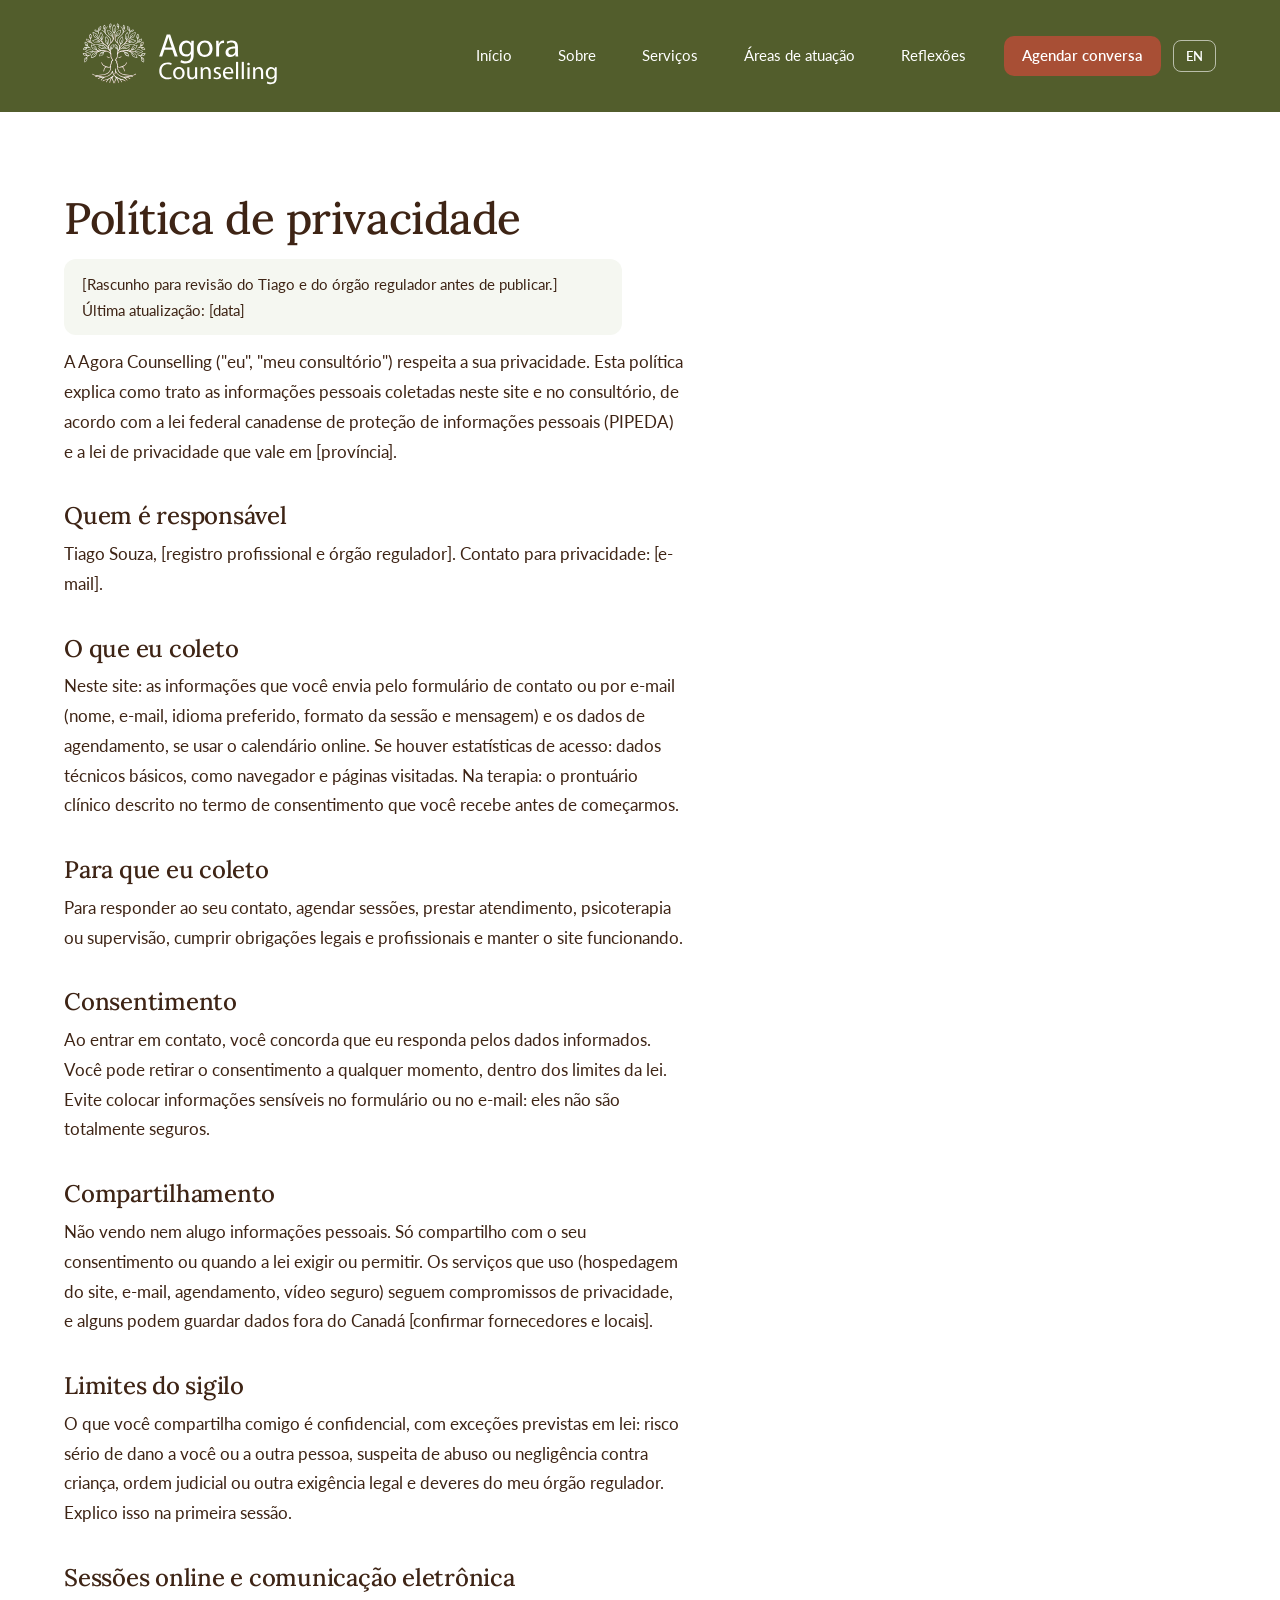
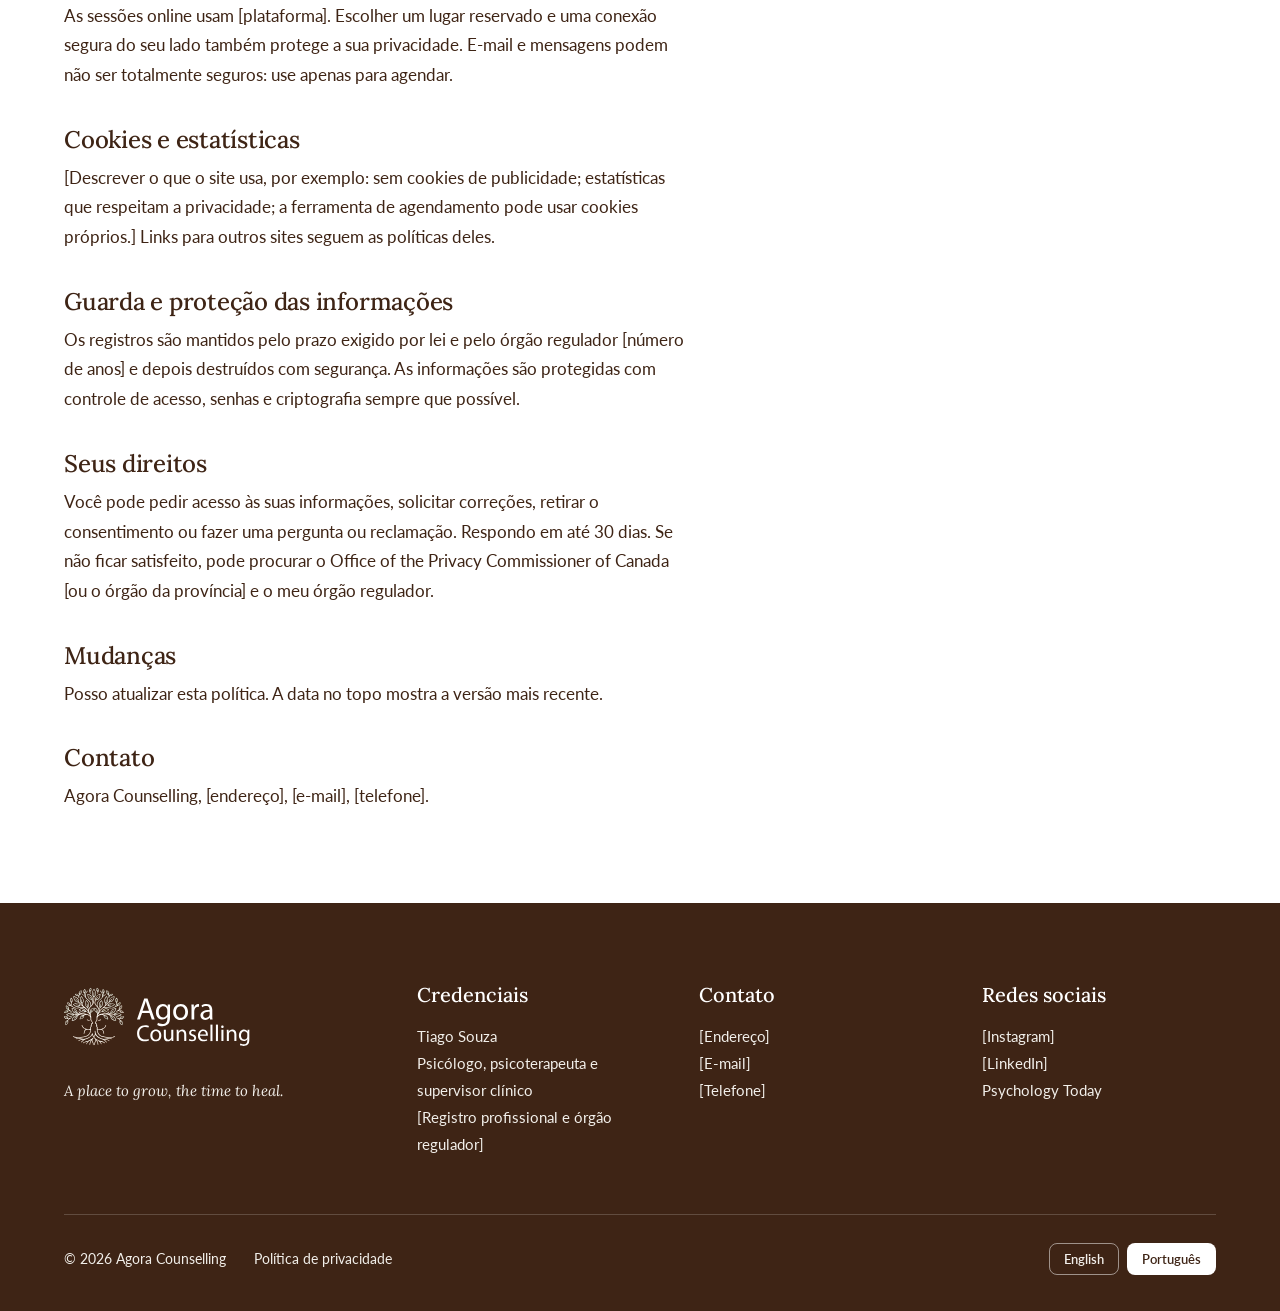
<file: pt/privacidade.html>
<!doctype html>
<html lang="pt-BR">
<head>
<meta charset="utf-8">
<meta name="viewport" content="width=device-width, initial-scale=1">
<title>Política de privacidade | Agora Counselling</title>
<link rel="icon" href="../assets/img/favicon.png">
<link rel="preconnect" href="https://fonts.googleapis.com">
<link href="https://fonts.googleapis.com/css2?family=Lato:wght@400;700&family=Lora:ital,wght@0,500;0,600;1,500&display=swap" rel="stylesheet">
<link rel="stylesheet" href="../assets/css/style.css">
<link rel="alternate" hreflang="en" href="../privacy.html">
</head>
<body>
<header class="hd" data-lang="pt"><a class="brand" href="index.html" aria-label="Agora Counselling"><img src="../assets/img/agora-logo-light.svg" alt="Agora Counselling"></a><button class="nav-toggle" type="button" aria-label="Menu" aria-expanded="false"><span></span></button><nav aria-label="Principal"><a class="nl" data-t="inicio" href="index.html">Início</a><a class="nl" data-t="sobre" href="sobre.html">Sobre</a><div class="dd"><a class="nl" data-t="servicos" href="servicos.html">Serviços</a><div class="dd-m"><a href="servicos.html#psicoterapia" data-go="psicoterapia">Psicoterapia individual</a><a href="servicos.html#supervisao" data-go="supervisao">Supervisão clínica</a><a href="servicos.html#palestras" data-go="palestras">Palestras e workshops</a></div></div><a class="nl" data-t="areas" href="areas.html">Áreas de atuação</a><a class="nl" data-t="blog" href="reflexoes.html">Reflexões</a><a class="btn" href="contato.html">Agendar conversa</a><a class="tg" id="tg-pt" href="../privacy.html" aria-label="Ver em inglês">EN</a></nav></header>
<main id="privacidade" data-lang="pt">
<section class="doc"><div class="doc-in"><h1>Política de privacidade</h1><p class="doc-note">[Rascunho para revisão do Tiago e do órgão regulador antes de publicar.] Última atualização: [data]</p><p>A Agora Counselling ("eu", "meu consultório") respeita a sua privacidade. Esta política explica como trato as informações pessoais coletadas neste site e no consultório, de acordo com a lei federal canadense de proteção de informações pessoais (PIPEDA) e a lei de privacidade que vale em [província].</p><h2>Quem é responsável</h2><p>Tiago Souza, [registro profissional e órgão regulador]. Contato para privacidade: [e-mail].</p><h2>O que eu coleto</h2><p>Neste site: as informações que você envia pelo formulário de contato ou por e-mail (nome, e-mail, idioma preferido, formato da sessão e mensagem) e os dados de agendamento, se usar o calendário online. Se houver estatísticas de acesso: dados técnicos básicos, como navegador e páginas visitadas. Na terapia: o prontuário clínico descrito no termo de consentimento que você recebe antes de começarmos.</p><h2>Para que eu coleto</h2><p>Para responder ao seu contato, agendar sessões, prestar atendimento, psicoterapia ou supervisão, cumprir obrigações legais e profissionais e manter o site funcionando.</p><h2>Consentimento</h2><p>Ao entrar em contato, você concorda que eu responda pelos dados informados. Você pode retirar o consentimento a qualquer momento, dentro dos limites da lei. Evite colocar informações sensíveis no formulário ou no e-mail: eles não são totalmente seguros.</p><h2>Compartilhamento</h2><p>Não vendo nem alugo informações pessoais. Só compartilho com o seu consentimento ou quando a lei exigir ou permitir. Os serviços que uso (hospedagem do site, e-mail, agendamento, vídeo seguro) seguem compromissos de privacidade, e alguns podem guardar dados fora do Canadá [confirmar fornecedores e locais].</p><h2>Limites do sigilo</h2><p>O que você compartilha comigo é confidencial, com exceções previstas em lei: risco sério de dano a você ou a outra pessoa, suspeita de abuso ou negligência contra criança, ordem judicial ou outra exigência legal e deveres do meu órgão regulador. Explico isso na primeira sessão.</p><h2>Sessões online e comunicação eletrônica</h2><p>As sessões online usam [plataforma]. Escolher um lugar reservado e uma conexão segura do seu lado também protege a sua privacidade. E-mail e mensagens podem não ser totalmente seguros: use apenas para agendar.</p><h2>Cookies e estatísticas</h2><p>[Descrever o que o site usa, por exemplo: sem cookies de publicidade; estatísticas que respeitam a privacidade; a ferramenta de agendamento pode usar cookies próprios.] Links para outros sites seguem as políticas deles.</p><h2>Guarda e proteção das informações</h2><p>Os registros são mantidos pelo prazo exigido por lei e pelo órgão regulador [número de anos] e depois destruídos com segurança. As informações são protegidas com controle de acesso, senhas e criptografia sempre que possível.</p><h2>Seus direitos</h2><p>Você pode pedir acesso às suas informações, solicitar correções, retirar o consentimento ou fazer uma pergunta ou reclamação. Respondo em até 30 dias. Se não ficar satisfeito, pode procurar o Office of the Privacy Commissioner of Canada [ou o órgão da província] e o meu órgão regulador.</p><h2>Mudanças</h2><p>Posso atualizar esta política. A data no topo mostra a versão mais recente.</p><h2>Contato</h2><p>Agora Counselling, [endereço], [e-mail], [telefone].</p></div></section>
</main>
<footer class="ft" data-lang="pt"><div class="ftw"><div class="ftg"><div class="ft-brand"><img src="../assets/img/agora-logo-light.svg" alt="Agora Counselling"><p>A place to grow, the time to heal.</p></div><div><h4>Credenciais</h4><p>Tiago Souza<br>Psicólogo, psicoterapeuta e supervisor clínico<br>[Registro profissional e órgão regulador]</p></div><div><h4>Contato</h4><p>[Endereço]<br>[E-mail]<br>[Telefone]</p></div><div><h4>Redes sociais</h4><p><a href="#">[Instagram]</a><br><a href="#">[LinkedIn]</a><br><a href="#">Psychology Today</a></p></div></div><div class="ftl"><span>© 2026 Agora Counselling</span><a href="privacidade.html">Política de privacidade</a><span class="lps"><a class="lp" data-to="en" href="../privacy.html">English</a><a class="lp" data-to="pt" href="privacidade.html" aria-current="true">Português</a></span></div></div></footer>
<script src="../assets/js/site.js"></script>
</body>
</html>
</file>
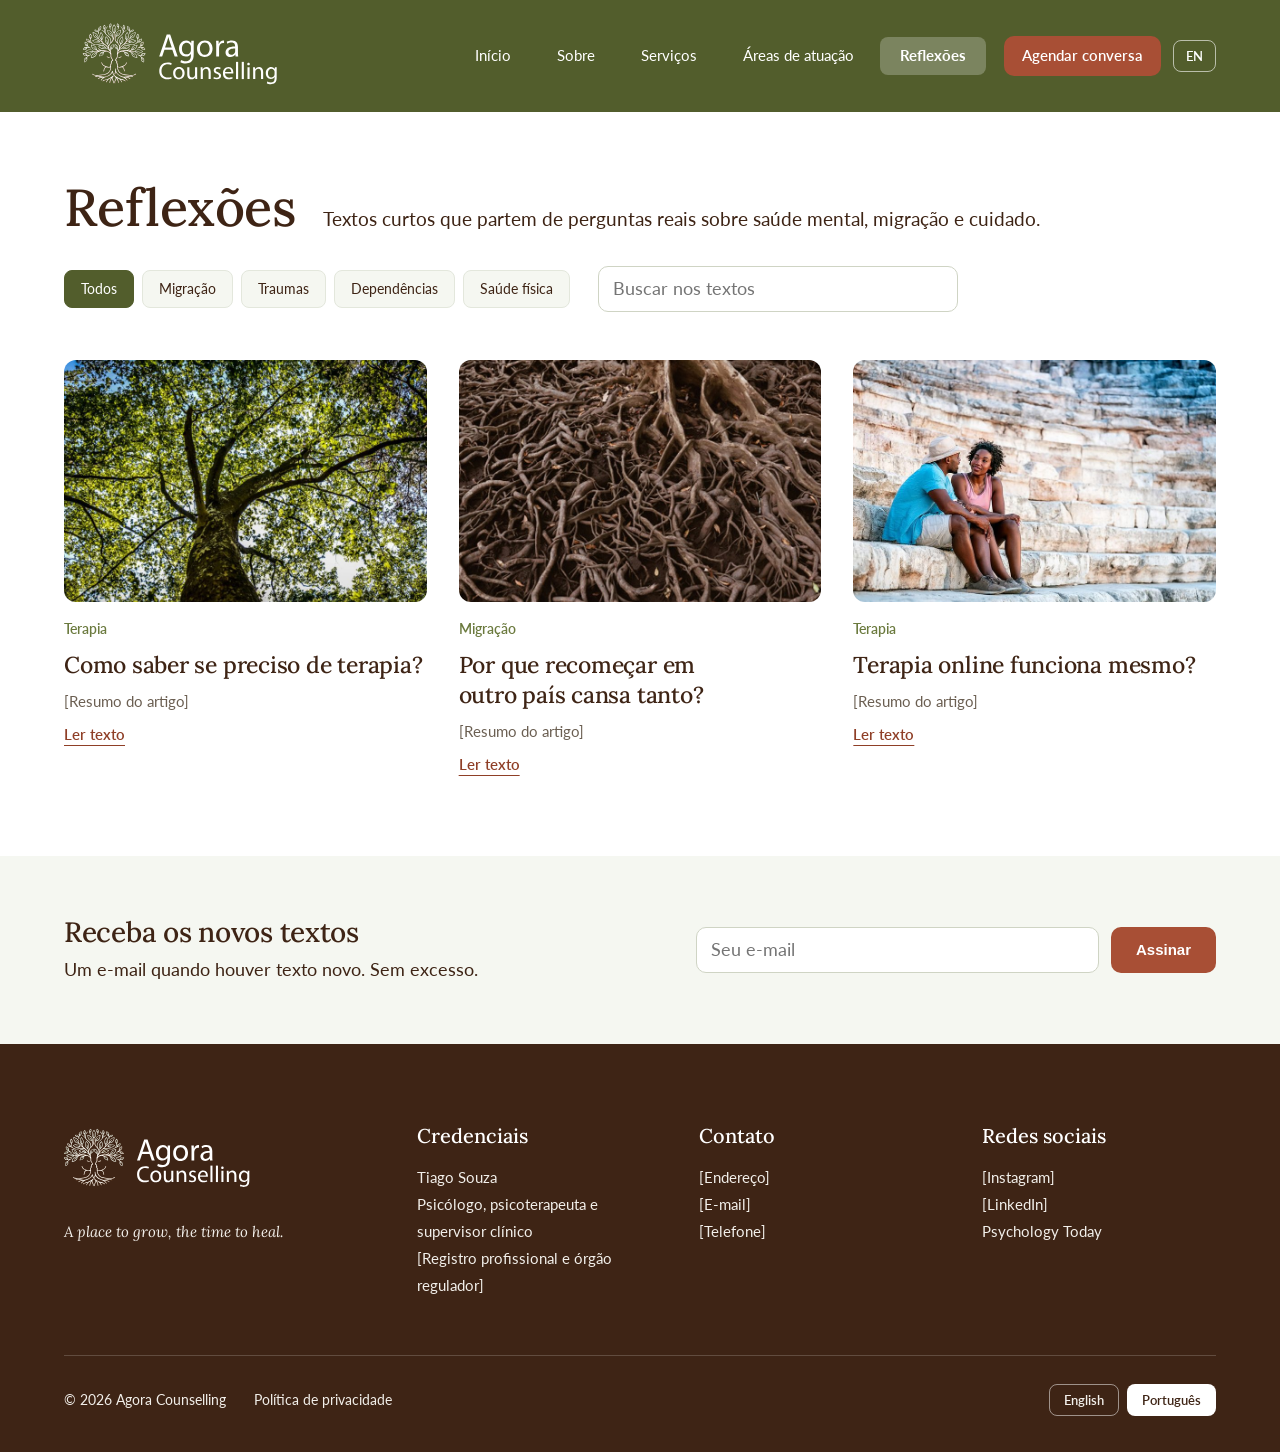
<file: pt/reflexoes.html>
<!doctype html>
<html lang="pt-BR">
<head>
<meta charset="utf-8">
<meta name="viewport" content="width=device-width, initial-scale=1">
<title>Reflexões | Agora Counselling</title>
<link rel="icon" href="../assets/img/favicon.png">
<link rel="preconnect" href="https://fonts.googleapis.com">
<link href="https://fonts.googleapis.com/css2?family=Lato:wght@400;700&family=Lora:ital,wght@0,500;0,600;1,500&display=swap" rel="stylesheet">
<link rel="stylesheet" href="../assets/css/style.css">
<link rel="alternate" hreflang="en" href="../reflections.html">
</head>
<body>
<header class="hd" data-lang="pt"><a class="brand" href="index.html" aria-label="Agora Counselling"><img src="../assets/img/agora-logo-light.svg" alt="Agora Counselling"></a><button class="nav-toggle" type="button" aria-label="Menu" aria-expanded="false"><span></span></button><nav aria-label="Principal"><a class="nl" data-t="inicio" href="index.html">Início</a><a class="nl" data-t="sobre" href="sobre.html">Sobre</a><div class="dd"><a class="nl" data-t="servicos" href="servicos.html">Serviços</a><div class="dd-m"><a href="servicos.html#psicoterapia" data-go="psicoterapia">Psicoterapia individual</a><a href="servicos.html#supervisao" data-go="supervisao">Supervisão clínica</a><a href="servicos.html#palestras" data-go="palestras">Palestras e workshops</a></div></div><a class="nl" data-t="areas" href="areas.html">Áreas de atuação</a><a class="nl" data-t="blog" aria-current="page" href="reflexoes.html">Reflexões</a><a class="btn" href="contato.html">Agendar conversa</a><a class="tg" id="tg-pt" href="../reflections.html" aria-label="Ver em inglês">EN</a></nav></header>
<main id="blog" data-lang="pt">
<section class="bl-head"><div class="bl-line"><h1>Reflexões</h1><p>Textos curtos que partem de perguntas reais sobre saúde mental, migração e cuidado.</p></div><div class="bl-tools"><div class="chips"><span class="chip on">Todos</span><span class="chip">Migração</span><span class="chip">Traumas</span><span class="chip">Dependências</span><span class="chip">Saúde física</span></div><div class="bl-s"><label for="busca" style="position:absolute;left:-9999px">Buscar nos textos</label><input id="busca" type="search" placeholder="Buscar nos textos"></div></div></section>
<section class="bp-g"><article class="bp"><a class="bp-img" href="reflexoes.html"><img src="../assets/img/reflection-canopy.jpg" alt=""></a><span class="bp-cat">Terapia</span><h2>Como saber se preciso de terapia?</h2><p>[Resumo do artigo]</p><a class="bp-more" href="reflexoes.html">Ler texto</a></article><article class="bp"><a class="bp-img" href="reflexoes.html"><img src="../assets/img/reflection-roots.jpg" alt=""></a><span class="bp-cat">Migração</span><h2>Por que recomeçar em outro país cansa tanto?</h2><p>[Resumo do artigo]</p><a class="bp-more" href="reflexoes.html">Ler texto</a></article><article class="bp"><a class="bp-img" href="reflexoes.html"><img src="../assets/img/reflection-talk.jpg" alt=""></a><span class="bp-cat">Terapia</span><h2>Terapia online funciona mesmo?</h2><p>[Resumo do artigo]</p><a class="bp-more" href="reflexoes.html">Ler texto</a></article></section>
<section class="nl-band"><div class="nl-in"><div><h2>Receba os novos textos</h2><p>Um e-mail quando houver texto novo. Sem excesso.</p></div><div class="nl-f"><label for="news" style="position:absolute;left:-9999px">Seu e-mail</label><input id="news" type="email" placeholder="Seu e-mail"><button type="button" class="b b-p">Assinar</button></div></div></section>
</main>
<footer class="ft" data-lang="pt"><div class="ftw"><div class="ftg"><div class="ft-brand"><img src="../assets/img/agora-logo-light.svg" alt="Agora Counselling"><p>A place to grow, the time to heal.</p></div><div><h4>Credenciais</h4><p>Tiago Souza<br>Psicólogo, psicoterapeuta e supervisor clínico<br>[Registro profissional e órgão regulador]</p></div><div><h4>Contato</h4><p>[Endereço]<br>[E-mail]<br>[Telefone]</p></div><div><h4>Redes sociais</h4><p><a href="#">[Instagram]</a><br><a href="#">[LinkedIn]</a><br><a href="#">Psychology Today</a></p></div></div><div class="ftl"><span>© 2026 Agora Counselling</span><a href="privacidade.html">Política de privacidade</a><span class="lps"><a class="lp" data-to="en" href="../reflections.html">English</a><a class="lp" data-to="pt" href="reflexoes.html" aria-current="true">Português</a></span></div></div></footer>
<script src="../assets/js/site.js"></script>
</body>
</html>
</file>
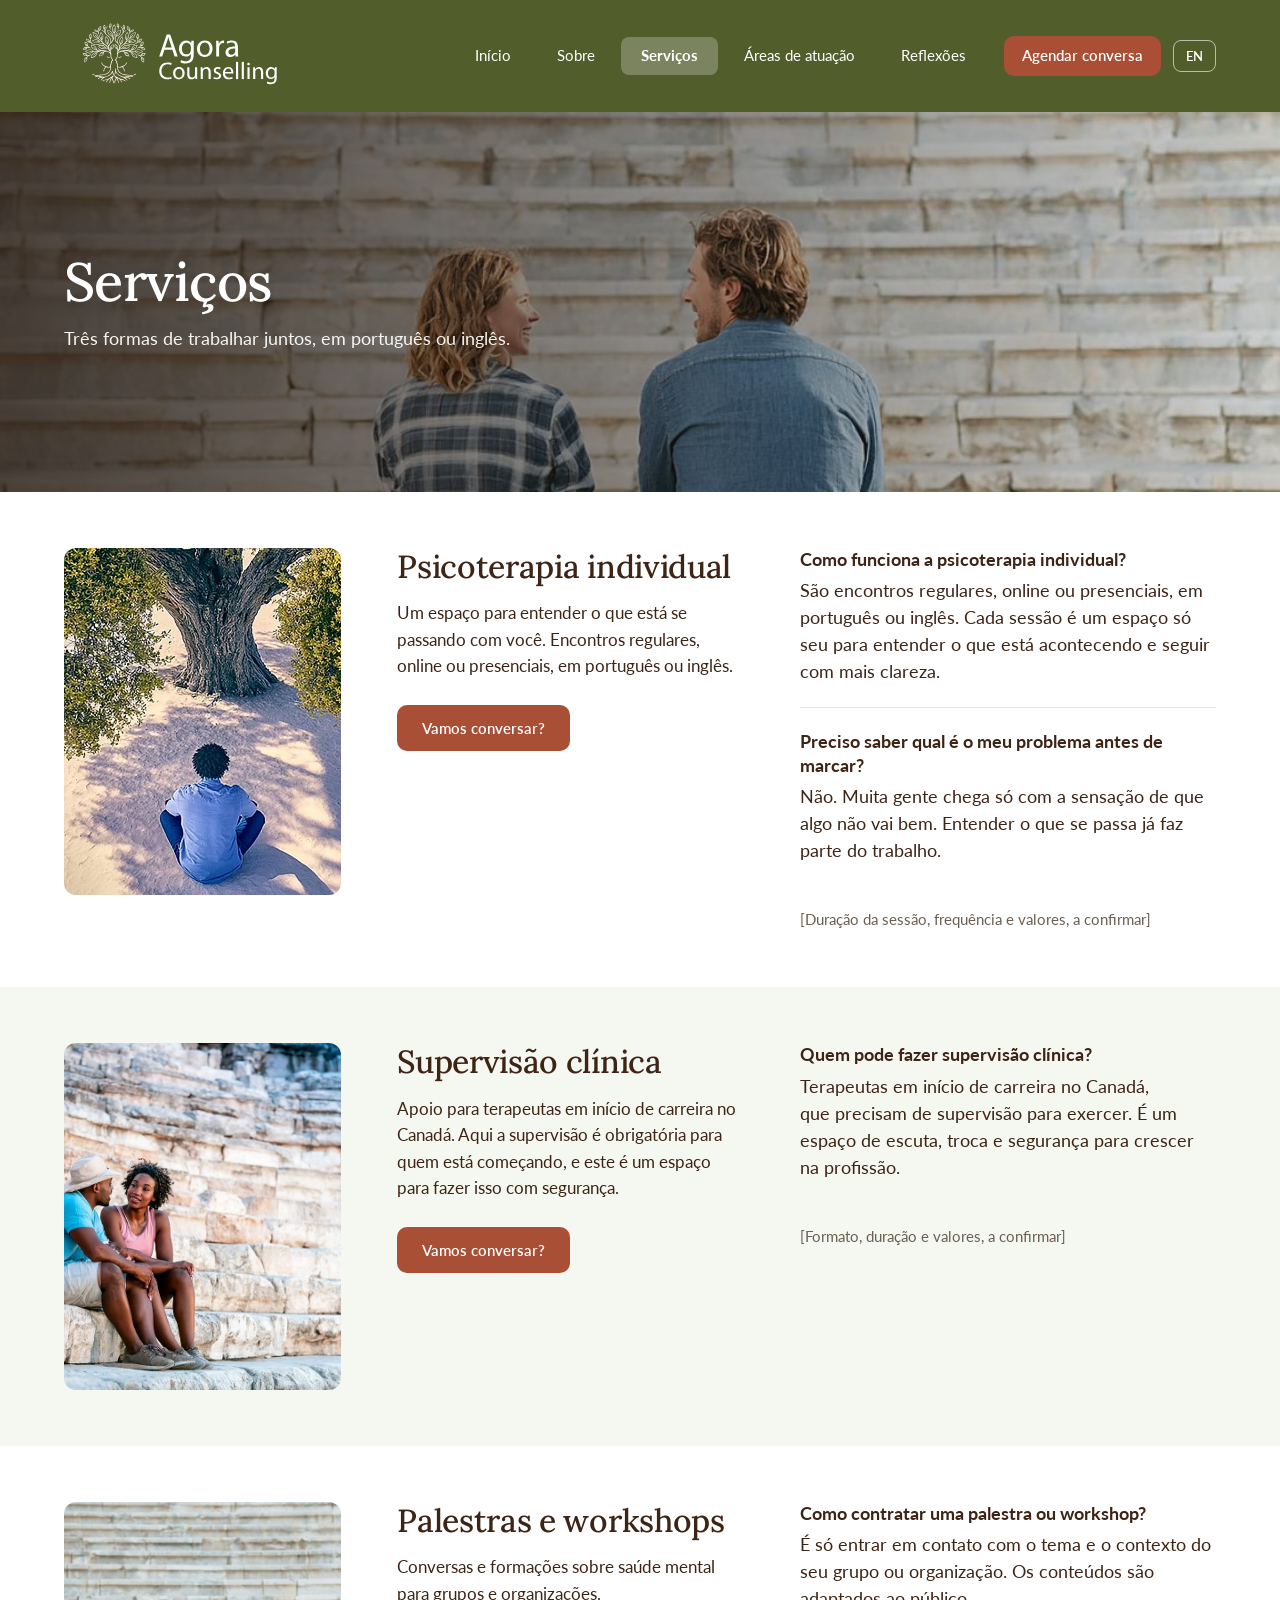
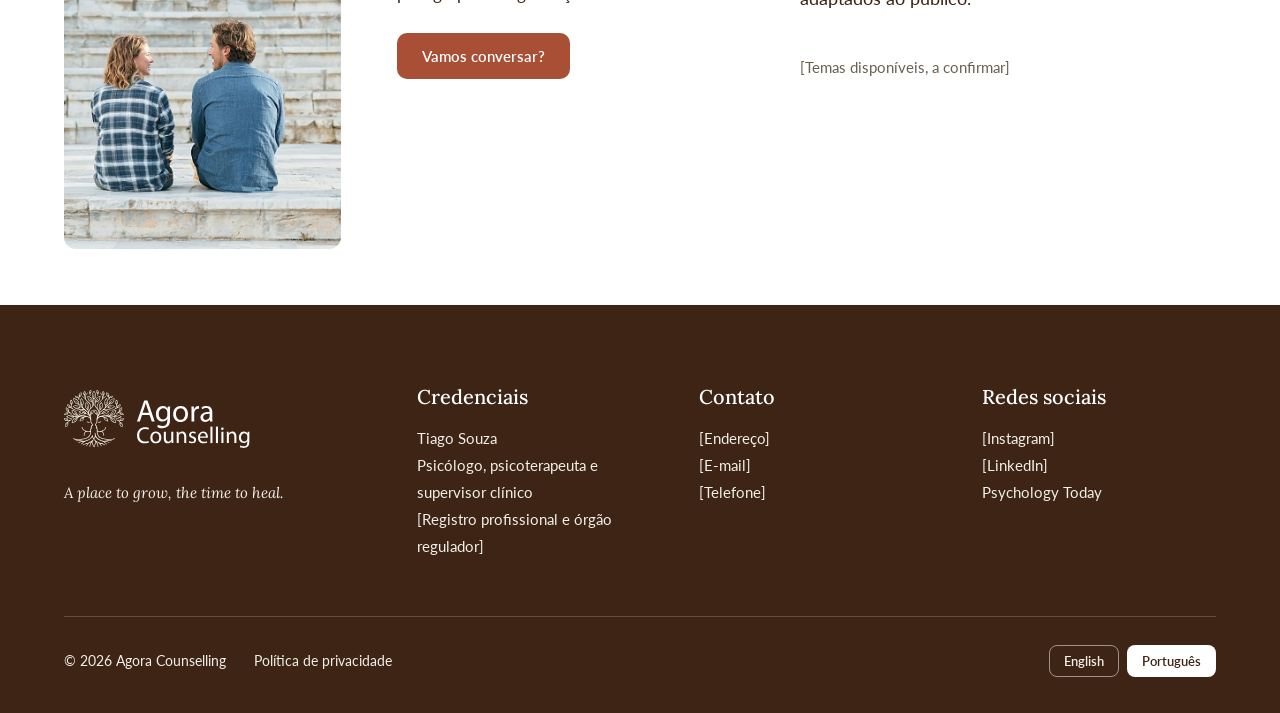
<file: pt/servicos.html>
<!doctype html>
<html lang="pt-BR">
<head>
<meta charset="utf-8">
<meta name="viewport" content="width=device-width, initial-scale=1">
<title>Serviços | Agora Counselling</title>
<link rel="icon" href="../assets/img/favicon.png">
<link rel="preconnect" href="https://fonts.googleapis.com">
<link href="https://fonts.googleapis.com/css2?family=Lato:wght@400;700&family=Lora:ital,wght@0,500;0,600;1,500&display=swap" rel="stylesheet">
<link rel="stylesheet" href="../assets/css/style.css">
<link rel="alternate" hreflang="en" href="../services.html">
</head>
<body>
<header class="hd" data-lang="pt"><a class="brand" href="index.html" aria-label="Agora Counselling"><img src="../assets/img/agora-logo-light.svg" alt="Agora Counselling"></a><button class="nav-toggle" type="button" aria-label="Menu" aria-expanded="false"><span></span></button><nav aria-label="Principal"><a class="nl" data-t="inicio" href="index.html">Início</a><a class="nl" data-t="sobre" href="sobre.html">Sobre</a><div class="dd"><a class="nl" data-t="servicos" aria-current="page" href="servicos.html">Serviços</a><div class="dd-m"><a href="servicos.html#psicoterapia" data-go="psicoterapia">Psicoterapia individual</a><a href="servicos.html#supervisao" data-go="supervisao">Supervisão clínica</a><a href="servicos.html#palestras" data-go="palestras">Palestras e workshops</a></div></div><a class="nl" data-t="areas" href="areas.html">Áreas de atuação</a><a class="nl" data-t="blog" href="reflexoes.html">Reflexões</a><a class="btn" href="contato.html">Agendar conversa</a><a class="tg" id="tg-pt" href="../services.html" aria-label="Ver em inglês">EN</a></nav></header>
<main id="servicos" data-lang="pt">
<section class="ph-hero"><img src="../assets/img/talks-steps.jpg" alt="Duas pessoas conversando nos degraus de pedra de uma ágora" style="object-position:50% 40%"><div class="ph-hero-in"><div class="ph-txt"><h1>Serviços</h1><p>Três formas de trabalhar juntos, em português ou inglês.</p></div></div></section><section id="psicoterapia" class="svc"><div class="svc-img"><img src="../assets/img/psychotherapy-tree.jpg" alt="" style="object-position:50% 85%"></div><div class="svc-main"><h2>Psicoterapia individual</h2><p>Um espaço para entender o que está se passando com você. Encontros regulares, online ou presenciais, em português ou inglês.</p><a class="b b-p" href="contato.html">Vamos conversar?</a></div><div class="svc-faq"><div class="svc-q"><h3>Como funciona a psicoterapia individual?</h3><p>São encontros regulares, online ou presenciais, em português ou inglês. Cada sessão é um espaço só seu para entender o que está acontecendo e seguir com mais clareza.</p></div><div class="svc-q"><h3>Preciso saber qual é o meu problema antes de marcar?</h3><p>Não. Muita gente chega só com a sensação de que algo não vai bem. Entender o que se passa já faz parte do trabalho.</p></div><p class="note">[Duração da sessão, frequência e valores, a confirmar]</p></div></section>
<section id="supervisao" class="svc alt"><div class="svc-img"><img src="../assets/img/supervision-steps.jpg" alt="" style="object-position:45% 50%"></div><div class="svc-main"><h2>Supervisão clínica</h2><p>Apoio para terapeutas em início de carreira no Canadá. Aqui a supervisão é obrigatória para quem está começando, e este é um espaço para fazer isso com segurança.</p><a class="b b-p" href="contato.html">Vamos conversar?</a></div><div class="svc-faq"><div class="svc-q"><h3>Quem pode fazer supervisão clínica?</h3><p>Terapeutas em início de carreira no Canadá, que precisam de supervisão para exercer. É um espaço de escuta, troca e segurança para crescer na profissão.</p></div><p class="note">[Formato, duração e valores, a confirmar]</p></div></section>
<section id="palestras" class="svc"><div class="svc-img"><img src="../assets/img/talks-steps.jpg" alt="" style="object-position:55% 50%"></div><div class="svc-main"><h2>Palestras e workshops</h2><p>Conversas e formações sobre saúde mental para grupos e organizações.</p><a class="b b-p" href="contato.html">Vamos conversar?</a></div><div class="svc-faq"><div class="svc-q"><h3>Como contratar uma palestra ou workshop?</h3><p>É só entrar em contato com o tema e o contexto do seu grupo ou organização. Os conteúdos são adaptados ao público.</p></div><p class="note">[Temas disponíveis, a confirmar]</p></div></section>
</main>
<footer class="ft" data-lang="pt"><div class="ftw"><div class="ftg"><div class="ft-brand"><img src="../assets/img/agora-logo-light.svg" alt="Agora Counselling"><p>A place to grow, the time to heal.</p></div><div><h4>Credenciais</h4><p>Tiago Souza<br>Psicólogo, psicoterapeuta e supervisor clínico<br>[Registro profissional e órgão regulador]</p></div><div><h4>Contato</h4><p>[Endereço]<br>[E-mail]<br>[Telefone]</p></div><div><h4>Redes sociais</h4><p><a href="#">[Instagram]</a><br><a href="#">[LinkedIn]</a><br><a href="#">Psychology Today</a></p></div></div><div class="ftl"><span>© 2026 Agora Counselling</span><a href="privacidade.html">Política de privacidade</a><span class="lps"><a class="lp" data-to="en" href="../services.html">English</a><a class="lp" data-to="pt" href="servicos.html" aria-current="true">Português</a></span></div></div></footer>
<script src="../assets/js/site.js"></script>
</body>
</html>
</file>
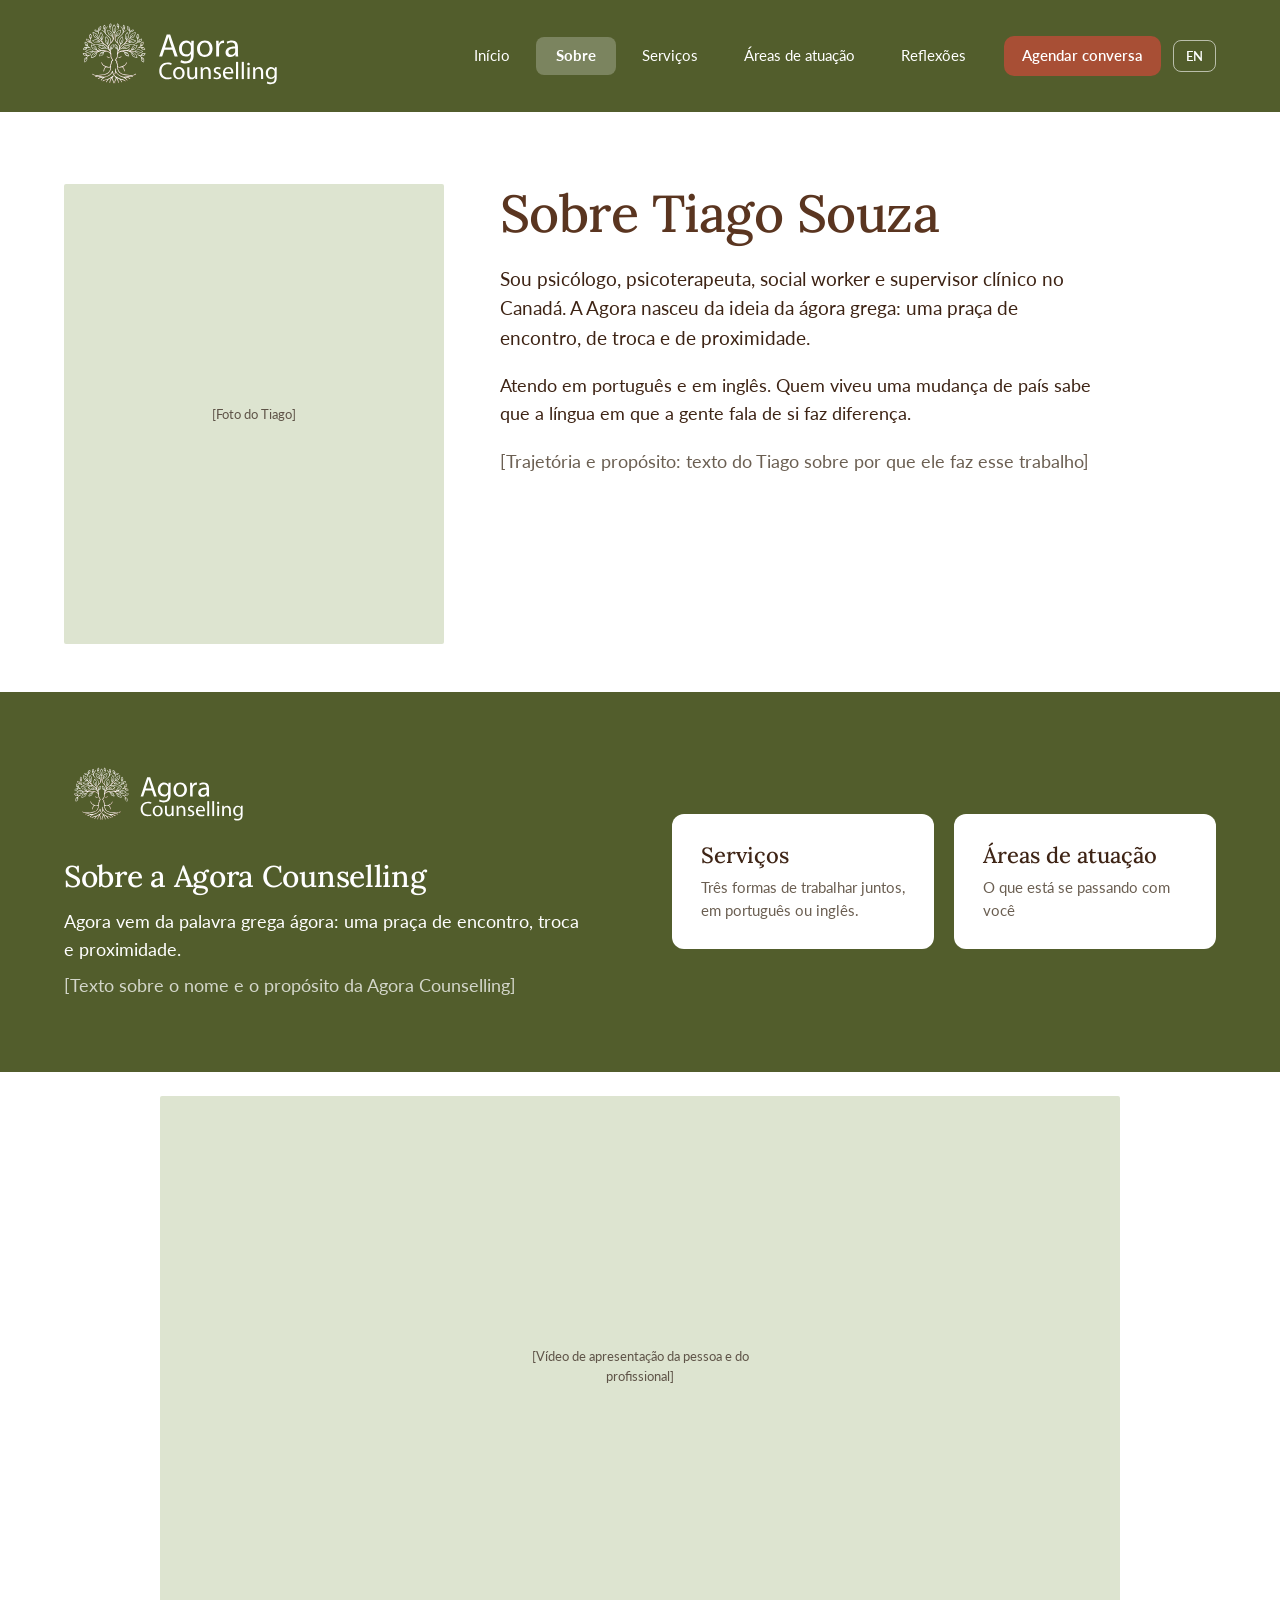
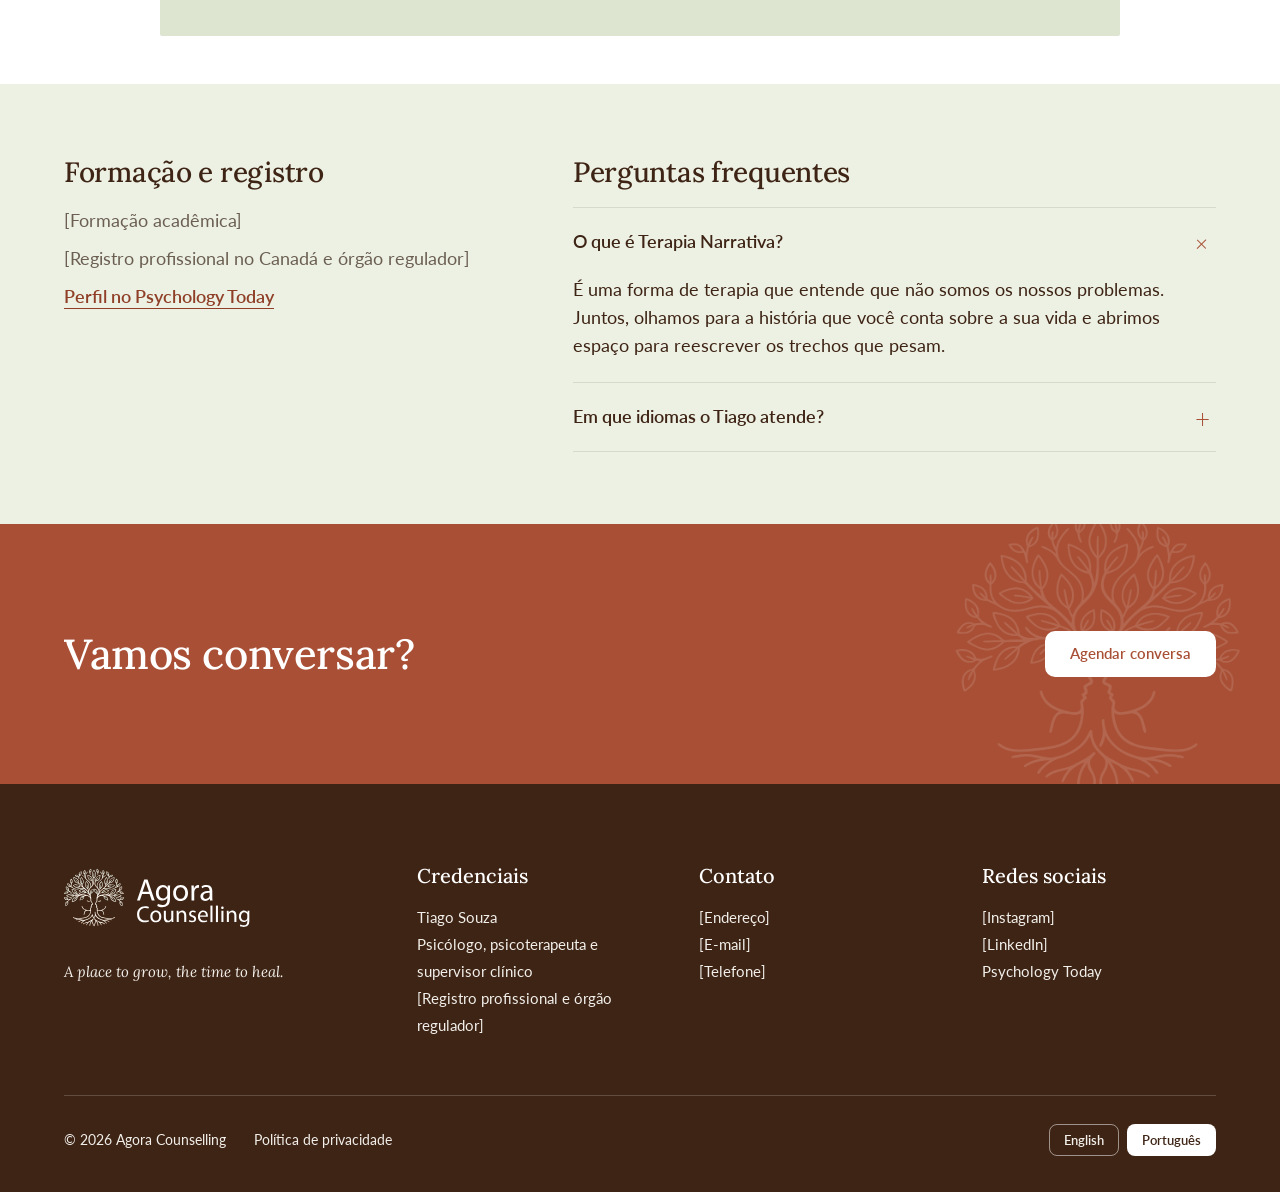
<file: pt/sobre.html>
<!doctype html>
<html lang="pt-BR">
<head>
<meta charset="utf-8">
<meta name="viewport" content="width=device-width, initial-scale=1">
<title>Sobre | Agora Counselling</title>
<link rel="icon" href="../assets/img/favicon.png">
<link rel="preconnect" href="https://fonts.googleapis.com">
<link href="https://fonts.googleapis.com/css2?family=Lato:wght@400;700&family=Lora:ital,wght@0,500;0,600;1,500&display=swap" rel="stylesheet">
<link rel="stylesheet" href="../assets/css/style.css">
<link rel="alternate" hreflang="en" href="../about.html">
</head>
<body>
<header class="hd" data-lang="pt"><a class="brand" href="index.html" aria-label="Agora Counselling"><img src="../assets/img/agora-logo-light.svg" alt="Agora Counselling"></a><button class="nav-toggle" type="button" aria-label="Menu" aria-expanded="false"><span></span></button><nav aria-label="Principal"><a class="nl" data-t="inicio" href="index.html">Início</a><a class="nl" data-t="sobre" aria-current="page" href="sobre.html">Sobre</a><div class="dd"><a class="nl" data-t="servicos" href="servicos.html">Serviços</a><div class="dd-m"><a href="servicos.html#psicoterapia" data-go="psicoterapia">Psicoterapia individual</a><a href="servicos.html#supervisao" data-go="supervisao">Supervisão clínica</a><a href="servicos.html#palestras" data-go="palestras">Palestras e workshops</a></div></div><a class="nl" data-t="areas" href="areas.html">Áreas de atuação</a><a class="nl" data-t="blog" href="reflexoes.html">Reflexões</a><a class="btn" href="contato.html">Agendar conversa</a><a class="tg" id="tg-pt" href="../about.html" aria-label="Ver em inglês">EN</a></nav></header>
<main id="sobre" data-lang="pt">
<section style="max-width:1400px;margin:0 auto;padding:72px clamp(20px,5vw,64px) 48px;display:flex;flex-wrap:wrap;gap:56px;align-items:flex-start">
<div class="ph" style="flex:0 1 380px;width:100%;min-height:460px;background:#F5F7F1;border-radius:12px;display:flex;align-items:center;justify-content:center;text-align:center;padding:24px;box-sizing:border-box;color:#6B5F52;font-size:15px">
<span>[Foto do Tiago]</span>
</div>
<div style="flex:1 1 440px;display:flex;flex-direction:column;gap:20px">
<h1 style="margin:0;font-family:Lora,Georgia,serif;font-weight:500;font-size:clamp(36px,5vw,52px);line-height:1.15;color:#5A3520">Sobre Tiago Souza</h1>
<p style="margin:0;max-width:600px;font-size:19px">Sou psicólogo, psicoterapeuta, social worker e supervisor clínico no Canadá. A Agora nasceu da ideia da ágora grega: uma praça de encontro, de troca e de proximidade.</p>
<p style="margin:0;max-width:600px">Atendo em português e em inglês. Quem viveu uma mudança de país sabe que a língua em que a gente fala de si faz diferença.</p>
<p style="margin:0;max-width:600px;color:#6B5F52">[Trajetória e propósito: texto do Tiago sobre por que ele faz esse trabalho]</p>
</div>
</section>
<section class="ab-agora"><div><img class="ab-logo" src="../assets/img/agora-logo-light.svg" alt="Agora Counselling"><h2>Sobre a Agora Counselling</h2><p>Agora vem da palavra grega ágora: uma praça de encontro, troca e proximidade.</p><p class="ph-note">[Texto sobre o nome e o propósito da Agora Counselling]</p></div><div class="ab-links"><a class="ab-link" href="servicos.html"><strong>Serviços</strong><span>Três formas de trabalhar juntos, em português ou inglês.</span></a><a class="ab-link" href="areas.html"><strong>Áreas de atuação</strong><span>O que está se passando com você</span></a></div></section>

<section style="max-width:1400px;margin:0 auto;padding:24px clamp(20px,5vw,64px) 48px">
<div class="ph" style="aspect-ratio:16/9;max-width:960px;margin:0 auto;background:#F5F7F1;border-radius:12px;display:flex;align-items:center;justify-content:center;text-align:center;padding:24px;box-sizing:border-box;color:#6B5F52;font-size:15px">
<span>[Vídeo de apresentação da pessoa e do profissional]</span>
</div>
</section>

<section class="ab-info"><div class="ab-tr"><h2>Formação e registro</h2><p>[Formação acadêmica]</p><p>[Registro profissional no Canadá e órgão regulador]</p><a class="ar-l" href="#">Perfil no Psychology Today</a></div><div class="ab-fq"><h2>Perguntas frequentes</h2><details class="fq" open><summary>O que é Terapia Narrativa?</summary><p>É uma forma de terapia que entende que não somos os nossos problemas. Juntos, olhamos para a história que você conta sobre a sua vida e abrimos espaço para reescrever os trechos que pesam.</p></details><details class="fq"><summary>Em que idiomas o Tiago atende?</summary><p>Em português e em inglês, presencial ou online. Você escolhe a língua em que se sente mais à vontade para falar de si.</p></details></div></section>

<section class="cta-band"><div class="cta-in"><h2>Vamos conversar?</h2><a class="b b-w" href="contato.html">Agendar conversa</a></div></section>
</main>
<footer class="ft" data-lang="pt"><div class="ftw"><div class="ftg"><div class="ft-brand"><img src="../assets/img/agora-logo-light.svg" alt="Agora Counselling"><p>A place to grow, the time to heal.</p></div><div><h4>Credenciais</h4><p>Tiago Souza<br>Psicólogo, psicoterapeuta e supervisor clínico<br>[Registro profissional e órgão regulador]</p></div><div><h4>Contato</h4><p>[Endereço]<br>[E-mail]<br>[Telefone]</p></div><div><h4>Redes sociais</h4><p><a href="#">[Instagram]</a><br><a href="#">[LinkedIn]</a><br><a href="#">Psychology Today</a></p></div></div><div class="ftl"><span>© 2026 Agora Counselling</span><a href="privacidade.html">Política de privacidade</a><span class="lps"><a class="lp" data-to="en" href="../about.html">English</a><a class="lp" data-to="pt" href="sobre.html" aria-current="true">Português</a></span></div></div></footer>
<script src="../assets/js/site.js"></script>
</body>
</html>
</file>
<file: assets/css/style.css>
:root{--terra:#C46A4E;--terra-deep:#A84F35;--wood:#5A3520;--sand:#F5F7F1;--off:#FFFFFF;--olive:#6B7A3E;--ink:#3A3530}
*{box-sizing:border-box}
html{scroll-behavior:smooth}
body{margin:0;background:var(--off);color:var(--ink);font-family:Lato,'Helvetica Neue',Arial,sans-serif;font-size:17px;line-height:1.6}
a{text-decoration:none;color:inherit}
a:focus-visible,input:focus-visible,select:focus-visible,textarea:focus-visible,button:focus-visible{outline:3px solid var(--olive);outline-offset:3px}
[hidden]{display:none!important}
.ftg strong,.ftb{color:var(--off)}
.ftb{font-family:Lora,Georgia,serif;font-weight:600;font-size:22px}
.ft a:hover{text-decoration:underline}
.ft a:focus-visible{outline-color:var(--sand)}

:root{--sage:#9CAF88;--sage-soft:#F5F7F1;--moss:#525D2C}
body{font-size:18px;line-height:1.65}
main p{max-width:62ch}
main h1,main h2{letter-spacing:-.01em}
/* hero: foto sangrando até a borda, sem cartão */
.ph{position:relative;overflow:hidden;background:var(--sage-soft)!important;border-radius:2px!important}
.ph span{max-width:240px;font-size:13px;color:#5E5347}
/* blocos de cor chapada, sem cantos arredondados */
section[style*="background:#F5F7F1;padding"]{border-radius:0}
section#supervisao{background:var(--sage-soft)!important}
/* serviços da home: lista em linhas, não três cartões iguais */
/* fotografias editoriais, sem sombra nem raio */
.band{padding:0}
.band img,.wide img{display:block;width:100%;object-fit:cover;border-radius:0;box-shadow:none}
.band img{height:clamp(240px,34vw,460px)}
.wide{padding:0 0 24px}
.wide img{height:clamp(220px,30vw,400px);object-position:center 40%}
a[style*="background:#A84F35"]:hover,.btn:hover{background:#8F3F27!important}

/* cantos levemente arredondados em botões e chamadas */
input,select,textarea,button{border-radius:10px}
/* título sem destaque tipográfico solto: a segunda frase vira segunda linha */
main h1 em{display:block!important;font-style:normal!important}
a[style*="border-bottom:2px solid #C46A4E"]{border-bottom:0!important;text-decoration:underline;text-decoration-thickness:1.5px;text-underline-offset:6px;text-decoration-color:#C46A4E}

[style*="border-radius:8px"],[style*="border-radius:12px"]{border-radius:2px!important}
/* áreas de atuação: linhas editoriais, não cartões */
section[style*="minmax(460px,1fr)"]{display:block!important;padding-top:8px!important}
article[style*="border-top:4px"]{display:grid!important;grid-template-columns:minmax(220px,1fr) 2fr;gap:14px 64px;padding:52px 0!important;background:transparent!important;border-radius:0!important;border-top:1px solid rgba(90,53,32,.35)!important}
article[style*="border-top:4px"]>h2{grid-column:1;grid-row:1/span 6;font-size:clamp(28px,3vw,38px)!important;line-height:1.12;align-self:start}
article[style*="border-top:4px"]>:not(h2){grid-column:2;margin-top:0!important}
section[style*="minmax(460px,1fr)"]>article:last-child{border-bottom:1px solid rgba(90,53,32,.35)}
@media(max-width:760px){article[style*="border-top:4px"]{grid-template-columns:1fr}article[style*="border-top:4px"]>h2,article[style*="border-top:4px"]>:not(h2){grid-column:1;grid-row:auto}}
/* sobre: colunas sem cartão */
section[style*="background:#F5F7F1;padding"] div[style*="background:#FFFFFF"]{background:transparent!important;padding:24px 0 0!important;border-top:1px solid rgba(90,53,32,.35)}
/* reflexões: lista de textos */
main[id^=blog] section[style*="minmax(300px"]{display:block!important}
main[id^=blog] section[style*="minmax(300px"]>article{display:grid!important;grid-template-columns:150px 1fr auto;gap:6px 40px;align-items:baseline;padding:28px 0!important;background:transparent!important;border-radius:0!important;border-top:1px solid rgba(90,53,32,.35)}
main[id^=blog] section[style*="minmax(300px"]>article:last-child{border-bottom:1px solid rgba(90,53,32,.35)}
main[id^=blog] section[style*="minmax(300px"]>article>h2{grid-column:2;font-size:clamp(24px,2.6vw,32px)!important}
main[id^=blog] section[style*="minmax(300px"]>article>p{grid-column:2}
main[id^=blog] section[style*="minmax(300px"]>article>span:first-child{grid-column:1;grid-row:1}
main[id^=blog] section[style*="minmax(300px"]>article>span:last-child{grid-column:3;grid-row:1;margin-top:0!important}
@media(max-width:760px){main[id^=blog] section[style*="minmax(300px"]>article{grid-template-columns:1fr}main[id^=blog] section[style*="minmax(300px"]>article>*{grid-column:1!important;grid-row:auto!important}}
/* contato: formulário aberto, sem cartão */
form[style*="background:#F5F7F1"]{background:transparent!important;padding:0!important}

/* ===== v2 ===== */
:root{--pad:clamp(20px,5vw,64px);--gx:max(var(--pad),calc((100vw - 1400px)/2 + var(--pad)));--musgo:#525D2C;--terra:#A84F35;--sage:#F5F7F1;--brown:#3E2415}
html{scroll-behavior:smooth;scroll-padding-top:90px}
body{background:#fff;color:#3E2415;font-family:Lato,sans-serif}
.hd{position:sticky;top:0;z-index:50;background:var(--musgo);display:flex;align-items:center;justify-content:space-between;padding:14px var(--gx);transition:padding .25s}
.hd[hidden]{display:none}
.brand img{height:68px;width:auto;display:block;transition:height .25s}
.hd.sm{padding-top:8px;padding-bottom:8px}.hd.sm .brand img{height:50px}
.hd nav{display:flex;align-items:center;gap:6px}
.nl{color:#fff;text-decoration:none;font-size:16px;padding:10px 18px;border-radius:999px;transition:background .2s;display:inline-block}
.nl:hover,.dd:hover>.nl{background:rgba(255,255,255,.16)}
.nl[aria-current]{background:rgba(255,255,255,.24);font-weight:700}
.dd{position:relative}
.dd-m{position:absolute;top:100%;left:0;min-width:240px;background:#fff;border-radius:18px;padding:10px;box-shadow:0 18px 40px rgba(62,36,21,.22);opacity:0;visibility:hidden;transform:translateY(8px);transition:.2s;margin-top:6px}
.dd:hover .dd-m,.dd:focus-within .dd-m{opacity:1;visibility:visible;transform:none}
.dd-m:before{content:"";position:absolute;top:-10px;left:0;right:0;height:10px}
.dd-m a{display:block;padding:11px 16px;border-radius:12px;color:#3E2415;text-decoration:none;font-size:15px}
.dd-m a:hover{background:var(--sage);color:var(--musgo)}
.btn{background:var(--terra);color:#fff;text-decoration:none;font-weight:700;padding:12px 24px;border-radius:999px;margin-left:10px;transition:.2s;display:inline-block}
.btn:hover{background:#fff;color:var(--terra)}
.tg{color:#fff;text-decoration:none;border:1.5px solid rgba(255,255,255,.6);border-radius:999px;padding:9px 16px;font-size:14px;font-weight:700;margin-left:6px;transition:.2s}
.tg:hover{background:#fff;color:var(--musgo)}
.nav-toggle{display:none;background:none;border:1.5px solid rgba(255,255,255,.6);border-radius:999px;width:48px;height:48px;cursor:pointer;position:relative}
.nav-toggle span,.nav-toggle span:before,.nav-toggle span:after{position:absolute;left:13px;width:20px;height:2px;background:#fff;content:"";transition:.2s}
.nav-toggle span{top:22px}.nav-toggle span:before{top:-7px;left:0}.nav-toggle span:after{top:7px;left:0}
@media(max-width:1180px){.nav-toggle{display:block}.hd nav{display:none;position:absolute;top:100%;left:0;right:0;background:var(--musgo);flex-direction:column;align-items:stretch;padding:12px var(--pad) 24px;gap:4px}.hd.open nav{display:flex}.dd-m{position:static;opacity:1;visibility:visible;transform:none;background:transparent;box-shadow:none;padding:0 0 0 14px;margin:0}.dd-m a{color:#fff}.dd-m a:hover{background:rgba(255,255,255,.14);color:#fff}.btn,.tg{margin:8px 0 0;text-align:center}.brand img{height:54px}}
/* buttons */
.b{display:inline-flex;align-items:center;justify-content:center;min-height:52px;padding:0 32px;border-radius:999px;font-weight:700;font-size:16px;text-decoration:none;border:2px solid transparent;transition:.2s;cursor:pointer}
.b-p{background:var(--terra);color:#fff}.b-p:hover{background:#8F3F27}
.b-o{border-color:var(--musgo);color:var(--musgo);background:transparent}.b-o:hover{background:var(--musgo);color:#fff}
.b-ow{border-color:#fff;color:#fff}.b-ow:hover{background:#fff;color:var(--brown)}
.b-w{background:#fff;color:var(--terra)}.b-w:hover{background:var(--brown);color:#fff}
/* hero */
.hero{position:relative;min-height:min(78vh,720px);display:flex;align-items:center;overflow:hidden;background:var(--brown)}
.hero-bg,.hero-bg img{position:absolute;inset:0;width:100%;height:100%}
.hero-bg img{object-fit:cover;object-position:70% 50%;animation:drift 30s ease-in-out infinite alternate}
@keyframes drift{from{transform:scale(1)}to{transform:scale(1.09) translate(-1.5%,1%)}}
.hero:after{content:"";position:absolute;inset:0;background:linear-gradient(90deg,rgba(40,24,12,.78) 0%,rgba(40,24,12,.5) 45%,rgba(40,24,12,0) 80%)}
.hero-in{position:relative;z-index:2;width:100%;padding:90px var(--gx)}
.hero-txt{max-width:540px;color:#fff}
.hero-txt h1{font-family:Lora,serif;font-weight:500;font-size:clamp(38px,5vw,60px);line-height:1.1;margin:0 0 22px;color:#fff}
.hero-txt p{font-size:19px;line-height:1.6;margin:0 0 36px;color:#fff}
.hero-cta{display:flex;gap:20px;flex-wrap:wrap}
/* where to start */
.ws{padding:110px var(--gx) 100px}
.ws h2,.tg-txt h2,.cta-in h2{font-family:Lora,serif;font-weight:500;font-size:clamp(30px,3.4vw,42px);margin:0 0 48px;color:var(--brown)}
.ws-g{display:grid;grid-template-columns:repeat(3,1fr);gap:40px}
.ws-c:nth-child(2){margin-top:56px}
.ws-img{display:block;aspect-ratio:4/5;overflow:hidden;border-radius:50% 50% 24px 24px / 40% 40% 24px 24px;margin-bottom:26px}
.ws-img img{width:100%;height:100%;object-fit:cover;transition:transform .6s}
.ws-c:hover .ws-img img{transform:scale(1.05)}
.ws-c h3{font-family:Lora,serif;font-weight:500;font-size:30px;margin:0 0 10px;color:var(--brown)}
.ws-c p{margin:0 0 24px;line-height:1.6;font-size:17px}
/* tiago */
.tg-sec{background:var(--sage);padding:110px var(--gx)}
.tg-in{display:grid;grid-template-columns:5fr 6fr;gap:80px;align-items:center}
.tg-photo{aspect-ratio:4/5;border-radius:50% 50% 24px 24px / 40% 40% 24px 24px;background:#cfdcb8;display:flex;align-items:center;justify-content:center;color:var(--musgo);font-size:15px}
.tg-txt h2{margin-bottom:28px}
.tg-txt p{font-size:19px;line-height:1.75;margin:0 0 40px;max-width:560px}
/* cta band */
.cta-band{background:var(--terra);color:#fff;padding:90px var(--gx)}
.cta-in{display:flex;align-items:center;justify-content:space-between;gap:40px;flex-wrap:wrap}
.cta-in h2{color:#fff;margin-bottom:14px}.cta-in p{margin:0;font-size:19px}
/* footer */
.ft{background:var(--brown);color:#F2EFEA;padding:80px var(--gx) 36px}
.ft[hidden]{display:none}
.ftw{max-width:none}
.ftg{display:grid;grid-template-columns:1.3fr 1fr 1fr 1fr;gap:48px;align-items:start}
.ft-brand img{height:88px;width:auto;display:block;margin:-8px 0 14px -18px}
.ft-brand p{margin:0;font-family:Lora,serif;font-style:italic}
.ft h4{font-family:Lora,serif;font-weight:500;font-size:20px;color:#fff;margin:0 0 16px}
.ft p{line-height:1.8;margin:0;font-size:15px}.ft a{color:#F2EFEA}
.ftl{display:flex;align-items:center;gap:28px;flex-wrap:wrap;border-top:1px solid rgba(255,255,255,.18);margin-top:56px;padding-top:28px;font-size:14px}
.ftl .lps{margin-left:auto;display:flex;gap:10px}
.lp{border:1.5px solid rgba(255,255,255,.5);border-radius:999px;padding:8px 20px;text-decoration:none;color:#fff;font-weight:700;transition:.2s}
.lp:hover{background:rgba(255,255,255,.16)}.lp[aria-current]{background:#fff;color:var(--brown)}
/* privacy */
.doc{padding:80px var(--gx)}.doc-in{max-width:760px}
.doc h1{font-family:Lora,serif;font-weight:500;font-size:44px;margin:0 0 14px}
.doc h2{font-family:Lora,serif;font-weight:500;font-size:24px;margin:36px 0 8px}
.doc p{line-height:1.75;font-size:17px;margin:0 0 12px}
.doc-note{background:var(--sage);padding:12px 18px;border-radius:12px;font-size:15px!important}
/* globals */
a[style*="border-radius:4px"],button[style*="border-radius:4px"]{border-radius:999px!important}
input,textarea,select{border-radius:12px!important}
@media(max-width:900px){.ws-g{grid-template-columns:1fr}.ws-c:nth-child(2){margin-top:0}.tg-in{grid-template-columns:1fr;gap:40px}.ftg{grid-template-columns:1fr 1fr}.ftl .lps{margin-left:0}.hero-cta{gap:14px}}
@media(max-width:560px){.ftg{grid-template-columns:1fr}}
@media(prefers-reduced-motion:reduce){.hero-bg img{animation:none}html{scroll-behavior:auto}}
/* ===== v3 ===== */
:root{--sage:#F5F7F1;--line:#E3E7DC}
/* header */
.hd{padding:10px var(--gx)}
.brand img{height:92px}
.hd.sm{padding-top:6px;padding-bottom:6px}.hd.sm .brand img{height:66px}
.hd nav{gap:6px}
.nl{font-size:15px;padding:7px 20px;border-radius:8px}
.btn{font-size:15px;font-weight:600;padding:8px 18px;border-radius:10px;margin-left:12px}
.tg{padding:5px 12px;font-size:13px;font-weight:600;border-radius:8px}
.dd-m{border-radius:14px}.dd-m a{border-radius:8px}
.nav-toggle{border-radius:10px;width:44px;height:44px}.nav-toggle span{top:20px}
@media(max-width:1180px){.brand img{height:67px}}
/* buttons: thinner, less round */
.b{min-height:46px;padding:0 24px;border-radius:10px;font-weight:600;font-size:15px;border-width:1.5px}
.b-s{min-height:38px;padding:0 18px;font-size:14px;font-weight:500}
.b-o{border-color:rgba(82,93,44,.55);font-weight:500}
.b-ow{font-weight:500;border-color:rgba(255,255,255,.8)}
a[style*="border-radius:4px"],button[style*="border-radius:4px"]{border-radius:10px!important;font-weight:600!important}
input,textarea,select{border-radius:10px!important}
/* hero */
.hero{min-height:min(80vh,740px)}
.hero-bg img{object-position:72% 78%}
.hero-cta{gap:16px}
/* where to start */
.ws-g{gap:28px}
.ws-c:nth-child(2){margin-top:0}
.ws-card{position:relative;display:block;aspect-ratio:3/4;border-radius:12px;overflow:hidden;color:#fff;text-decoration:none;background:var(--brown)}
.ws-card img{position:absolute;inset:0;width:100%;height:100%;object-fit:cover;transition:transform .7s ease}
.ws-card:after{content:"";position:absolute;inset:0;background:linear-gradient(0deg,rgba(32,18,8,.88) 0%,rgba(32,18,8,.45) 38%,rgba(32,18,8,0) 68%);transition:opacity .4s}
.ws-ov{position:absolute;left:0;right:0;bottom:0;z-index:2;padding:32px;transition:transform .4s ease}
.ws-ov h3{font-family:Lora,serif;font-weight:500;font-size:28px;margin:0 0 8px;color:#fff}
.ws-ov p{margin:0;font-size:16px;line-height:1.55;color:rgba(255,255,255,.92);max-width:340px}
.ws-more{display:inline-block;margin-top:18px;padding:8px 18px;border:1px solid rgba(255,255,255,.7);border-radius:8px;font-size:14px;font-weight:500;transition:.25s}
.ws-card:hover img,.ws-card:focus-visible img{transform:scale(1.07)}
.ws-card:hover .ws-ov{transform:translateY(-6px)}
.ws-card:hover .ws-more{background:#fff;color:var(--brown);border-color:#fff}
.ws h2{margin-bottom:40px}
/* tiago */
.tg-sec{background:var(--sage)}
.tg-photo{border-radius:12px;max-width:480px;background:#E9EDE1}
/* cta band with texture */
.cta-band{position:relative;overflow:hidden;background:var(--terra);padding:72px var(--gx);min-height:260px;display:flex;align-items:center}.cta-band>.cta-in{width:100%}
.cta-band:before{content:"";position:absolute;right:calc(var(--gx) - 30px);top:50%;width:300px;height:300px;transform:translateY(-50%);background:url(../img/agora-symbol-watermark.png) center/contain no-repeat;filter:brightness(0) invert(1);opacity:.13;pointer-events:none}
.cta-in{position:relative;z-index:1}
.cta-in{display:grid;grid-template-columns:1fr auto;column-gap:40px;row-gap:12px;align-items:center}
.cta-in h2{grid-column:1;margin:0}
.cta-in p{grid-column:1;grid-row:2;margin:0}
.cta-in .b{grid-column:2;grid-row:2;align-self:center}
.cta-in h2:last-child,.cta-in .b:nth-child(2){grid-row:1;grid-column:2}
@media(max-width:700px){.cta-in{grid-template-columns:1fr}.cta-in .b{grid-column:1;grid-row:3;justify-self:start;margin-top:12px}}
/* footer langs */
.lp{padding:5px 14px;font-size:13px;font-weight:600;border-radius:8px}
.ftl .lps{gap:8px}
/* page heads */
.ph-hero{position:relative;min-height:380px;display:flex;align-items:center;overflow:hidden;background:var(--brown)}
.ph-hero>img{position:absolute;inset:0;width:100%;height:100%;object-fit:cover}
.ph-hero:after{content:"";position:absolute;inset:0;background:linear-gradient(90deg,rgba(32,18,8,.78) 0%,rgba(32,18,8,.45) 50%,rgba(32,18,8,.1) 100%)}
.ph-hero-in{position:relative;z-index:2;width:100%;padding:72px var(--gx)}
.ph-txt{max-width:640px;color:#fff}
.ph-txt h1{font-family:Lora,serif;font-weight:500;font-size:clamp(36px,4.6vw,54px);line-height:1.1;margin:0 0 14px;color:#fff}
.ph-kick{font-family:Lora,serif;font-weight:400;font-size:clamp(22px,2.4vw,30px);margin:0 0 14px;color:#fff}
.ph-txt p{margin:0;font-size:18px;line-height:1.5;color:rgba(255,255,255,.94);text-wrap:pretty}
.tg-brand{display:flex;align-items:center;gap:28px;margin-top:44px;padding-top:36px;border-top:1px solid #D5DACA}
.tg-brand img{height:76px;width:auto;flex:none}
.tg-brand p{margin:0!important;font-size:16px!important;line-height:1.5!important;max-width:460px;color:#4a3a2c}
.ab-agora{display:grid;grid-template-columns:1fr 1fr;gap:64px;align-items:center;padding:64px var(--gx);background:var(--sage)}
.ab-agora h2{font-family:Lora,serif;font-weight:500;font-size:30px;margin:0 0 14px;color:var(--brown)}
.ab-agora p{margin:0 0 8px;line-height:1.55;max-width:520px}.ab-agora p.ph-note{color:#6B5F52}
.ab-links{display:grid;grid-template-columns:1fr 1fr;gap:20px}
.ab-link{display:flex;flex-direction:column;gap:6px;padding:26px 28px;border:1px solid #D5DACA;border-radius:12px;background:#fff;text-decoration:none;color:var(--brown);transition:.25s}
.ab-link strong{font-family:Lora,serif;font-weight:500;font-size:22px}.ab-link span{font-size:15px;color:#6B5F52}
.ab-link:hover{border-color:var(--musgo);box-shadow:0 12px 28px rgba(62,36,21,.08);transform:translateY(-3px)}
/* services */
.svc{display:grid;grid-template-columns:4fr 5fr 6fr;gap:56px;padding:56px var(--gx);align-items:start}
.svc.alt{background:var(--sage)}
.svc-img{aspect-ratio:4/5;border-radius:12px;overflow:hidden}
.svc-img img{width:100%;height:100%;object-fit:cover;display:block}
.svc-main h2{font-family:Lora,serif;font-weight:500;font-size:32px;margin:0 0 14px;color:var(--brown);text-wrap:balance}
.svc-main p{margin:0 0 26px;line-height:1.55;font-size:17px;text-wrap:pretty}
.svc-q{padding:0 0 22px;margin:0 0 22px;border-bottom:1px solid var(--line)}
.svc-q:last-of-type{border:0}
.svc-q h3{margin:0 0 6px;font-size:18px;color:var(--brown)}.svc-q p{margin:0;line-height:1.5;text-wrap:pretty}
.note{margin:0;color:#6B5F52;font-size:15px}
/* areas */
.ar-g{display:grid;grid-template-columns:1fr 1fr;gap:28px;padding:16px var(--gx) 88px}
.ar-c{display:flex;flex-direction:column;gap:14px;padding:40px 44px;border:1px solid var(--line);border-radius:12px;background:#fff}
.ar-c h2{font-family:Lora,serif;font-weight:500;font-size:28px;margin:0;color:var(--brown);text-wrap:balance}
.ar-c p{margin:0;line-height:1.55;font-size:17px;text-wrap:pretty}
.ar-q{border-top:1px solid var(--line);padding-top:16px}.ar-q h3{margin:0 0 6px;font-size:18px;color:var(--brown)}
.ar-l{margin-top:auto;padding-top:10px;color:#8F3F27;font-weight:600;text-decoration:underline;text-underline-offset:5px;text-decoration-thickness:1px;align-self:flex-start}
.ar-c:hover{box-shadow:0 14px 34px rgba(62,36,21,.08)}
/* blog */
.bl-head{padding:64px var(--gx) 24px}
.bl-head h1{font-family:Lora,serif;font-weight:500;font-size:clamp(34px,4.4vw,52px);margin:0 0 16px;color:var(--brown)}
.bl-head>p{margin:0;font-size:19px;max-width:620px}
.bl-tools{display:flex;flex-wrap:wrap;gap:16px 28px;align-items:center;padding-top:28px}
.chips{display:flex;flex-wrap:wrap;gap:8px}
.chip{padding:7px 16px;border-radius:8px;background:var(--sage);border:1px solid var(--line);font-size:14px}
.chip.on{background:var(--musgo);color:#fff;border-color:var(--musgo)}
.bl-s{flex:1 1 240px;max-width:360px}.bl-s input{width:100%;box-sizing:border-box;min-height:42px;padding:8px 14px;border:1px solid #CFD4C4;background:#fff;font:inherit}
.bp-g{display:grid;grid-template-columns:repeat(3,1fr);gap:32px;padding:24px var(--gx) 80px}
.bp-g.in{padding:0}
.bp{display:flex;flex-direction:column;gap:10px}
.bp-img{display:block;aspect-ratio:3/2;border-radius:12px;overflow:hidden;margin-bottom:6px}
.bp-img img{width:100%;height:100%;object-fit:cover;transition:transform .6s}
.bp:hover .bp-img img{transform:scale(1.05)}
.bp-cat{font-size:14px;color:#6B7A3E;font-weight:600}
.bp h2,.bp h3{font-family:Lora,serif;font-weight:500;font-size:23px;line-height:1.3;margin:0;color:var(--brown);text-wrap:balance}
.bp p{margin:0;color:#6B5F52;font-size:15px}
.bp-more{color:#8F3F27;font-weight:600;font-size:15px;text-decoration:underline;text-underline-offset:5px;text-decoration-thickness:1px;align-self:flex-start}
.nl-band{background:var(--sage);padding:60px var(--gx)}
.nl-in{display:flex;flex-wrap:wrap;gap:24px 48px;align-items:center;justify-content:space-between}
.nl-in h2{font-family:Lora,serif;font-weight:500;font-size:28px;margin:0 0 6px;color:var(--brown)}.nl-in p{margin:0}
.nl-f{display:flex;gap:12px;flex-wrap:wrap;flex:1 1 380px;max-width:520px}.nl-f input{flex:1 1 220px;min-height:46px;padding:8px 14px;border:1px solid #CFD4C4;background:#fff;box-sizing:border-box;font:inherit}
.home-bl{padding:90px var(--gx) 96px}
.hb-top{display:flex;align-items:center;justify-content:space-between;gap:20px;margin-bottom:36px}
.hb-top h2{font-family:Lora,serif;font-weight:500;font-size:clamp(30px,3.4vw,42px);margin:0;color:var(--brown)}
/* about */
.ab-info{display:grid;grid-template-columns:1fr 1.5fr;gap:80px;padding:72px var(--gx);background:var(--sage)}
.ab-info h2{font-family:Lora,serif;font-weight:500;font-size:28px;margin:0 0 18px;color:var(--brown)}
.ab-tr p{margin:0 0 10px;color:#6B5F52}
.fq{border-top:1px solid #D5DACA}.fq:last-child{border-bottom:1px solid #D5DACA}
.fq summary{cursor:pointer;list-style:none;padding:20px 40px 20px 0;font-size:18px;font-weight:600;color:var(--brown);position:relative}
.fq summary::-webkit-details-marker{display:none}
.fq summary:after{content:"+";position:absolute;right:6px;top:15px;font-size:26px;font-weight:300;color:var(--terra);transition:transform .2s}
.fq[open] summary:after{transform:rotate(45deg)}
.fq p{margin:0 0 22px;line-height:1.55;max-width:620px}
@media(max-width:900px){.svc,.ab-info,.ab-agora{grid-template-columns:1fr;gap:32px}.ar-g,.bp-g{grid-template-columns:1fr}.svc-img{aspect-ratio:16/10}.ab-links{grid-template-columns:1fr}.tg-brand{flex-wrap:wrap}.ph-hero{min-height:320px}.hb-top{flex-wrap:wrap}}

/* ===== v4 ===== */
.hd nav .btn:hover{background:#8F3F27!important;color:#fff!important}
.hd a:hover{text-decoration:none}
.hd nav .tg:hover{background:#fff!important;color:var(--musgo)!important}
.ws-card:after{background:linear-gradient(180deg,rgba(32,18,8,.82) 0%,rgba(32,18,8,.5) 22%,rgba(32,18,8,0) 46%,rgba(32,18,8,0) 58%,rgba(32,18,8,.82) 100%)}
.ws-t{position:absolute;top:0;left:0;right:0;z-index:2;margin:0;padding:30px 30px 0;font-family:Lora,serif;font-weight:500;font-size:34px;line-height:1.15;color:#fff;transition:transform .4s}
.ws-ov{padding:0 30px 30px}
.ws-ov p{line-height:1.4;font-size:16px}
.ws-card:hover .ws-ov{transform:translateY(-4px)}
.ws-card:hover .ws-t{transform:translateY(2px)}
.tg-in{grid-template-columns:auto 1fr;gap:64px 72px;align-items:center}
.tg-photo{width:340px;max-width:100%}
.tg-brand{grid-column:1/-1;margin-top:8px;padding-top:44px;gap:44px}
.tg-brand img{height:110px}
.tg-brand p{font-size:17px!important;max-width:640px}
.ab-agora{background:var(--musgo);color:#fff}
.ab-agora h2{color:#fff}.ab-agora p.ph-note{color:rgba(255,255,255,.75)}
.ab-agora .ab-logo{height:80px;width:auto;display:block;margin:0 0 22px -6px}
.ab-link{border-color:transparent}
.ab-info{background:#EDF1E4}
.ph{background:#DDE4D0!important}
.svc.alt{background:#EDF1E4}
.bl-head{display:block}
.bl-head .bl-line{display:flex;flex-wrap:wrap;align-items:baseline;gap:8px 28px}
.bl-head h1{margin:0}.bl-head .bl-line p{margin:0;font-size:19px}
.ar-c{padding:0;overflow:hidden;gap:0}
.ar-img{aspect-ratio:16/9;overflow:hidden}
.ar-img img{width:100%;height:100%;object-fit:cover;display:block;transition:transform .6s}
.ar-c:hover .ar-img img{transform:scale(1.04)}
.ar-body{display:flex;flex-direction:column;gap:14px;padding:32px 40px 36px;flex:1}
@media(max-width:900px){.tg-in{grid-template-columns:1fr}.tg-photo{width:100%;max-width:340px}}
.ws-c .ws-t{color:#fff;font-size:34px;line-height:1.15;margin:0;padding:30px 30px 0}
.bl-head .bl-line p{max-width:none;white-space:nowrap}@media(max-width:900px){.bl-head .bl-line p{white-space:normal}}
body{line-height:1.55}
main h1,main h2,main h3,.ft h4{line-height:1.2}
.svc-q h3,.ar-q h3,.ab-link strong{line-height:1.3}
.ws-c .ws-t{line-height:1.15}
.ph-txt h1,.hero-txt h1{line-height:1.1}
</file>
